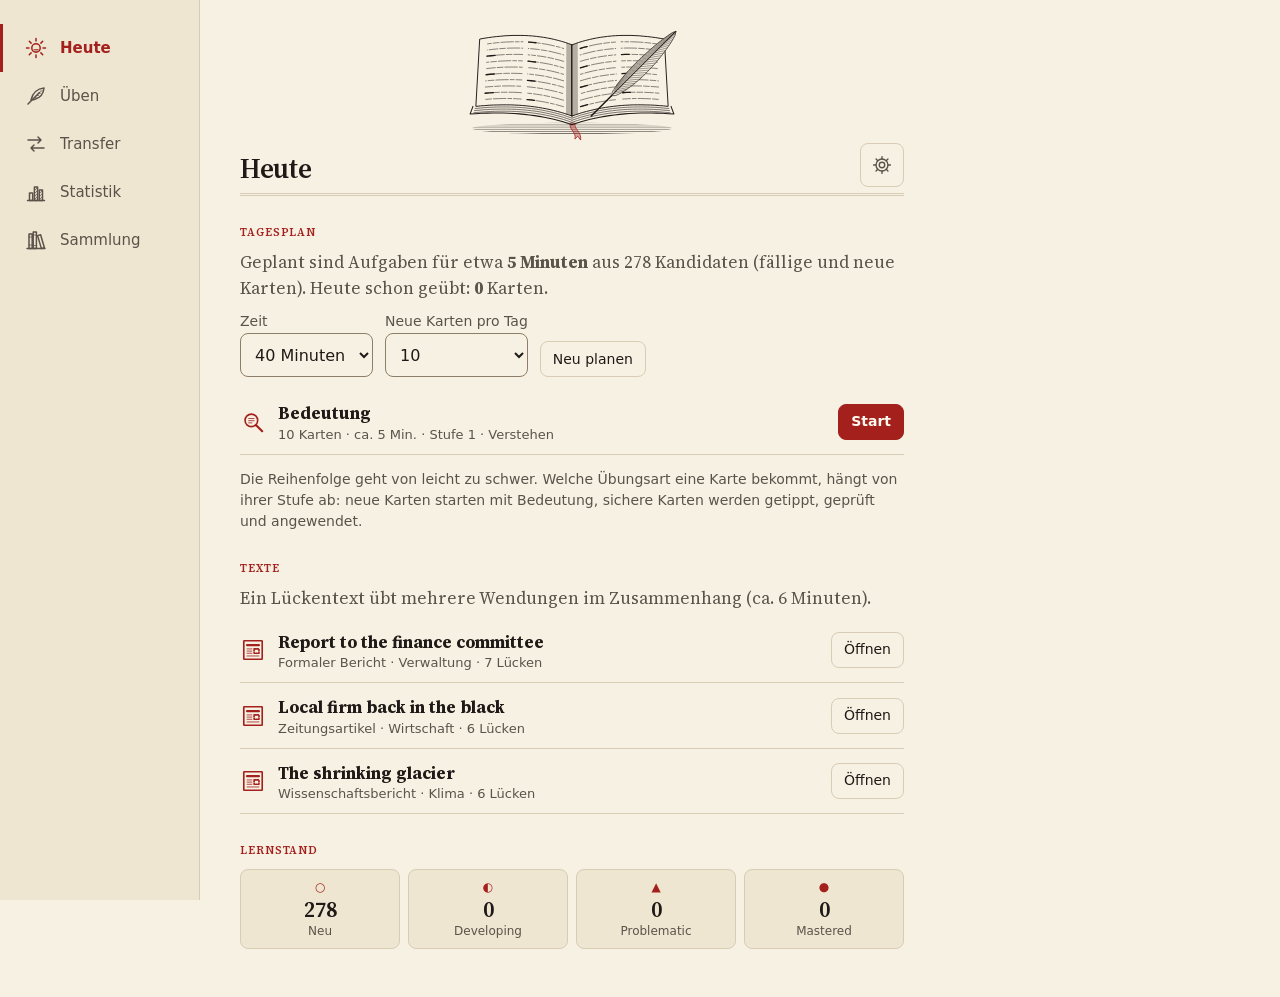
<file: index.html>
<!doctype html>
<html lang="de">
<head>
  <meta charset="utf-8">
  <meta name="viewport" content="width=device-width, initial-scale=1, viewport-fit=cover">
  <meta name="color-scheme" content="light dark">
  <meta name="theme-color" content="#f7f1e3" media="(prefers-color-scheme: light)">
  <meta name="theme-color" content="#1b1815" media="(prefers-color-scheme: dark)">
  <meta name="apple-mobile-web-app-capable" content="yes">
  <meta name="apple-mobile-web-app-status-bar-style" content="default">
  <meta name="apple-mobile-web-app-title" content="Word Bank">
  <title>Word Bank Trainer</title>
  <link rel="manifest" href="manifest.webmanifest">
  <link rel="icon" href="icons/favicon-32.png" sizes="32x32" type="image/png">
  <link rel="apple-touch-icon" href="icons/apple-touch-icon.png">
  <link rel="preload" href="fonts/SourceSerif4-latin.woff2" as="font" type="font/woff2" crossorigin>
  <link rel="stylesheet" href="css/tokens.css">
  <link rel="stylesheet" href="css/base.css">
  <link rel="stylesheet" href="css/components.css">
  <script type="module" src="js/main.js"></script>
</head>
<body>
  <nav id="tabs" aria-label="Bereiche"></nav>
  <main id="view"><p class="hint">Lade …</p></main>
</body>
</html>
</file>
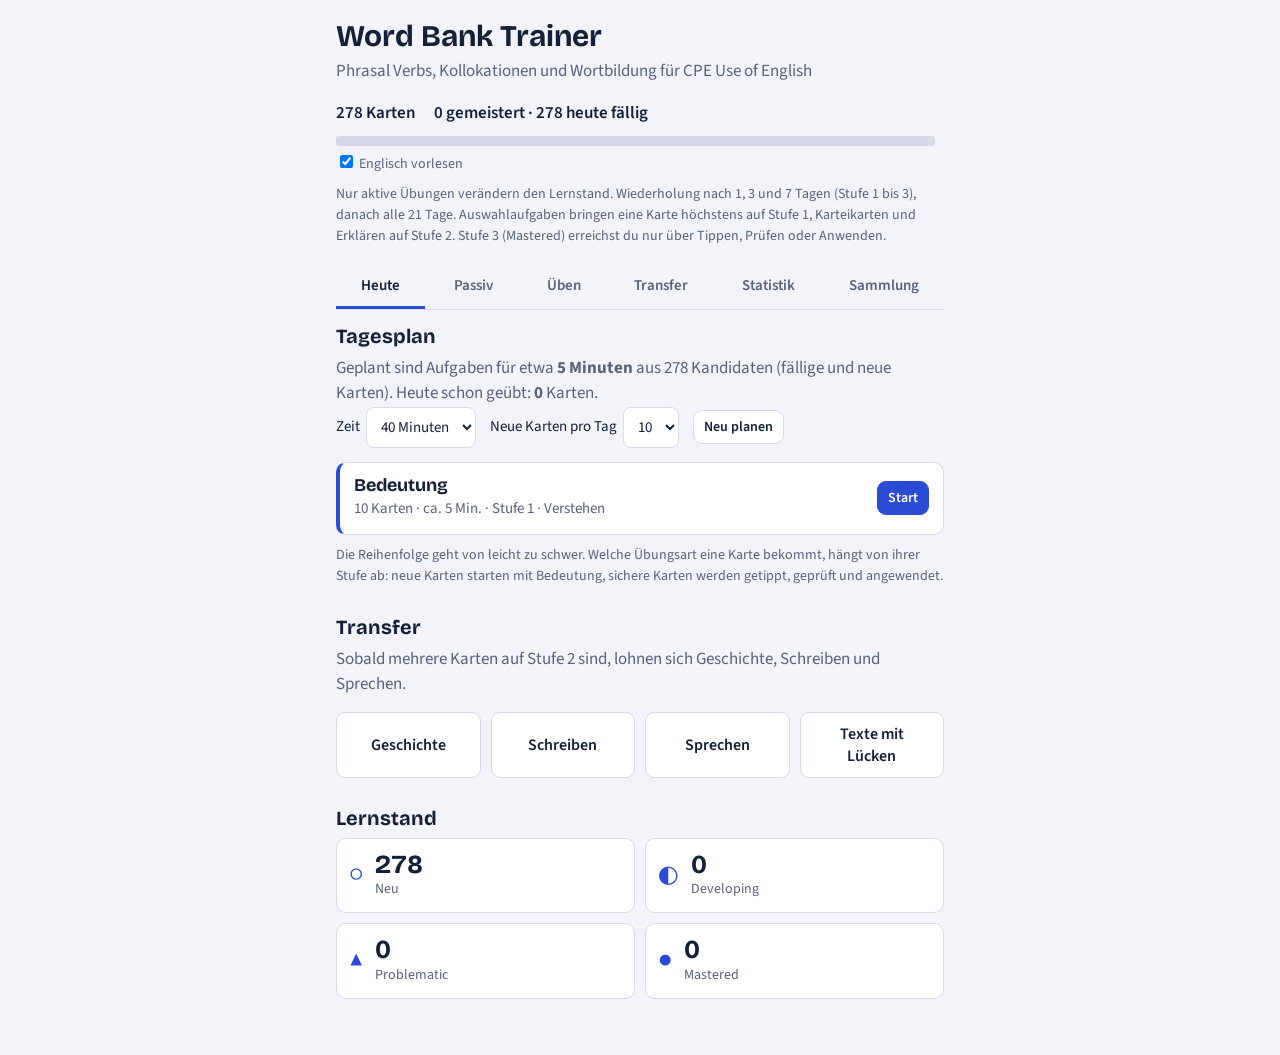
<file: alt-word-bank-trainer.html>
<!DOCTYPE html>
<html lang="de">
<head>
<meta charset="utf-8">
<meta name="viewport" content="width=device-width, initial-scale=1">
<title>Word Bank Trainer</title>
<link rel="preconnect" href="https://fonts.googleapis.com">
<link rel="preconnect" href="https://fonts.gstatic.com" crossorigin>
<link href="https://fonts.googleapis.com/css2?family=Bricolage+Grotesque:opsz,wght@12..96,500;12..96,700&family=Source+Sans+3:wght@400;600&display=swap" rel="stylesheet">
<style>
/* Layout: ein Schreibtisch aus einer Spalte, die Karteikarte steht in der Mitte */
:root{
  --bg:#f2f4f9; --surface:#ffffff; --ink:#142038; --muted:#58627a; --line:#d5dae6;
  --accent:#2a4bd6; --accent-ink:#ffffff;
  --good:#17724a; --good-bg:#e3f3ea; --bad:#a8261f; --bad-bg:#fbe6e3; --mark:#ffe58a;
  --display:"Bricolage Grotesque","Avenir Next","Segoe UI",system-ui,sans-serif;
  --body:"Source Sans 3","Segoe UI",system-ui,sans-serif;
  color-scheme:light;
}
@media (prefers-color-scheme: dark){
  :root:not([data-theme="light"]){
    --bg:#0e1525; --surface:#172036; --ink:#e8ecf6; --muted:#9ba6bf; --line:#2b3753;
    --accent:#8fa8ff; --accent-ink:#0e1525;
    --good:#74d6a0; --good-bg:#12301f; --bad:#ff8f86; --bad-bg:#3b1c1a; --mark:#5b4b0c;
    color-scheme:dark;
  }
}
:root[data-theme="dark"]{
  --bg:#0e1525; --surface:#172036; --ink:#e8ecf6; --muted:#9ba6bf; --line:#2b3753;
  --accent:#8fa8ff; --accent-ink:#0e1525;
  --good:#74d6a0; --good-bg:#12301f; --bad:#ff8f86; --bad-bg:#3b1c1a; --mark:#5b4b0c;
  color-scheme:dark;
}
*{box-sizing:border-box}
[hidden]{display:none !important}
html,body{margin:0}
body{background:var(--bg);color:var(--ink);font:400 17px/1.5 var(--body)}
.wrap{max-width:640px;margin:0 auto;padding:20px 16px 56px}
h1{font:700 30px/1.1 var(--display);margin:0;text-wrap:balance}
h2{font:700 20px/1.2 var(--display);margin:28px 0 8px;text-wrap:balance}
.sub{color:var(--muted);margin:6px 0 16px}
.stats{display:flex;gap:18px;flex-wrap:wrap;font-weight:600;font-variant-numeric:tabular-nums}
.bar{display:flex;gap:3px;height:10px;margin:10px 0 6px}
.bar span{display:block;border-radius:3px;min-width:0}
.legend{margin:0;color:var(--muted);font-size:14px}
nav.tabs{display:flex;gap:4px;border-bottom:1px solid var(--line);margin:18px 0 14px}
nav.tabs button{flex:1;font:600 16px var(--body);color:var(--muted);background:none;border:0;border-bottom:3px solid transparent;border-radius:0;padding:10px 6px;cursor:pointer}
nav.tabs button[aria-current="true"]{color:var(--ink);border-bottom-color:var(--accent)}
.controls{display:flex;gap:10px 14px;flex-wrap:wrap;align-items:center;margin-bottom:14px}
.controls label{display:flex;gap:6px;align-items:center;font-size:15px}
.seg{display:flex;gap:6px;margin-bottom:14px}
.seg button{flex:1;padding:8px 6px;font-size:15px}
button[aria-pressed="true"]{background:var(--accent);border-color:var(--accent);color:var(--accent-ink)}
select,input[type=text],textarea{font:inherit;color:var(--ink);background:var(--surface);border:1px solid var(--line);border-radius:8px;padding:8px 10px;max-width:100%}
textarea{width:100%;min-height:110px}
input[type=text]{width:100%}
button{font:600 16px var(--body);border-radius:9px;padding:10px 16px;cursor:pointer;border:1px solid var(--line);background:var(--surface);color:var(--ink)}
button.primary{background:var(--accent);border-color:var(--accent);color:var(--accent-ink)}
button.small{padding:6px 10px;font-size:14px}
button.danger{color:var(--bad);border-color:var(--bad)}
:focus-visible{outline:3px solid var(--accent);outline-offset:2px}
.progress{color:var(--muted);font-size:15px;margin:0 0 8px;font-variant-numeric:tabular-nums}
.card{background:var(--surface);border:1px solid var(--line);border-top:4px solid var(--accent);border-radius:12px;padding:20px;min-height:250px;display:flex;flex-direction:column;gap:12px}
.card.flip{cursor:pointer}
.chip{font-size:13px;font-weight:600;letter-spacing:.05em;text-transform:uppercase;color:var(--accent)}
.prompt{margin:0;color:var(--muted)}
.de{margin:0;font:500 21px/1.35 var(--display);text-wrap:pretty}
.sentence{margin:0;font:500 22px/1.4 var(--display);text-wrap:pretty}
.blank{display:inline-block;min-width:4.5em;border-bottom:3px solid var(--accent);margin:0 2px}
mark{background:var(--mark);color:inherit;padding:0 3px;border-radius:3px}
.term{margin:0;font:700 30px/1.15 var(--display);text-wrap:balance}
.note{margin:0;color:var(--muted);font-size:16px;border-left:3px solid var(--line);padding-left:10px}
.hint{margin-top:auto;color:var(--muted);font-size:14px}
.btnrow{display:flex;gap:10px;margin-top:14px}
.btnrow button{flex:1}
.answer{display:flex;gap:10px;margin-top:4px}
.answer input{flex:1}
.feedback{border-radius:8px;padding:10px 12px;font-weight:600}
.feedback.good{background:var(--good-bg);color:var(--good)}
.feedback.bad{background:var(--bad-bg);color:var(--bad)}
.summary{background:var(--surface);border:1px solid var(--line);border-radius:12px;padding:20px}
.summary p{margin:0 0 12px}
ul.list{list-style:none;margin:10px 0 0;padding:0;display:flex;flex-direction:column;gap:8px}
ul.list li{display:flex;gap:10px;align-items:flex-start;justify-content:space-between;background:var(--surface);border:1px solid var(--line);border-radius:10px;padding:10px 12px}
ul.list .meta{display:flex;flex-direction:column;gap:2px;min-width:0}
ul.list .meta strong{overflow-wrap:anywhere}
ul.list .meta span{color:var(--muted);font-size:15px;overflow-wrap:anywhere}
.field{display:flex;flex-direction:column;gap:4px;margin-bottom:10px}
.field label{font-weight:600;font-size:15px}
.field small{color:var(--muted)}
.row2{display:flex;gap:10px;flex-wrap:wrap}
.row2 .field{flex:1;min-width:140px}
.msg{min-height:1.4em;margin:8px 0 0;font-size:15px;color:var(--muted)}
.msg.err{color:var(--bad)}
.msg.ok{color:var(--good)}
.tiles{display:grid;grid-template-columns:repeat(2,1fr);gap:10px}
.tile{background:var(--surface);border:1px solid var(--line);border-radius:10px;padding:12px;display:grid;grid-template-columns:auto 1fr;column-gap:12px;align-items:center}
.tile .sym{grid-row:1 / span 2;font-size:24px;color:var(--accent)}
.tile strong{font:700 26px/1.1 var(--display);font-variant-numeric:tabular-nums}
.tile span:last-child{color:var(--muted);font-size:14px}
.fc{display:flex;gap:6px;align-items:flex-end;height:120px;margin:10px 0 4px}
.fc div{flex:1;display:flex;flex-direction:column;align-items:center;justify-content:flex-end;gap:4px;font-size:13px;color:var(--muted);font-variant-numeric:tabular-nums}
.fc i{display:block;width:100%;background:var(--accent);border-radius:4px 4px 0 0;min-height:2px}
.tablewrap{overflow-x:auto}
table.cats{width:100%;border-collapse:collapse;font-size:15px}
table.cats th,table.cats td{text-align:left;padding:6px 8px;border-bottom:1px solid var(--line)}
table.cats td:not(:first-child),table.cats th:not(:first-child){text-align:right;font-variant-numeric:tabular-nums}
@media (max-width:420px){.sentence{font-size:20px}.term{font-size:26px}}

nav.tabs{overflow-x:auto}
nav.tabs button{flex:1 0 auto;padding:10px 10px;font-size:15px;white-space:nowrap}
.modes{display:flex;flex-direction:column;gap:8px;margin-bottom:12px}
.modes .grp{display:flex;gap:6px;flex-wrap:wrap;align-items:center}
.modes .lvl{flex:0 0 100%;font-size:13px;font-weight:600;letter-spacing:.04em;color:var(--muted);text-transform:uppercase}
.modes button{flex:1 1 auto;padding:7px 10px;font-size:15px}
.opts{display:flex;flex-direction:column;gap:8px;margin-top:4px}
button.opt{text-align:left;font-weight:400;font-size:17px;padding:10px 12px;display:flex;gap:10px;align-items:flex-start;width:100%}
button.opt .k{font-weight:700;color:var(--accent);min-width:1.2em}
button.opt.good{background:var(--good-bg);border-color:var(--good);color:var(--good)}
button.opt.bad{background:var(--bad-bg);border-color:var(--bad);color:var(--bad)}
button.opt[disabled]{cursor:default}
.tag{display:inline-block;font-size:13px;font-weight:600;border:1px solid var(--line);border-radius:999px;padding:1px 9px;color:var(--muted)}
.block{background:var(--surface);border:1px solid var(--line);border-left:4px solid var(--accent);border-radius:10px;padding:12px 14px;margin:0 0 10px;display:flex;gap:12px;align-items:center;justify-content:space-between}
.block .meta{min-width:0}
.block strong{display:block;font:700 18px/1.2 var(--display)}
.block span{color:var(--muted);font-size:15px}
.block button{flex:0 0 auto}
textarea.tall{min-height:190px}
textarea.mid{min-height:84px}
.wc{color:var(--muted);font-size:14px;margin:4px 0 0;font-variant-numeric:tabular-nums}
ul.ex{list-style:none;margin:6px 0 12px;padding:0;display:flex;flex-direction:column;gap:6px}
ul.ex li{display:flex;gap:10px;align-items:baseline;flex-wrap:wrap;background:var(--surface);border:1px solid var(--line);border-radius:8px;padding:6px 10px}
ul.ex .st{font-weight:700;min-width:1.4em;color:var(--accent)}
ul.ex .de2{color:var(--muted);font-size:15px}
ul.ex select{margin-left:auto;font-size:14px;padding:4px 6px}
.passage{font:400 19px/1.75 var(--body);background:var(--surface);border:1px solid var(--line);border-radius:12px;padding:16px;border-top:4px solid var(--accent)}
.passage input.gi{display:inline-block;width:8.5em;padding:1px 6px;margin:0 2px;border-width:0 0 2px 0;border-radius:0;background:transparent;font:inherit;text-align:center}
.passage input.gi.good{border-color:var(--good);color:var(--good)}
.passage input.gi.bad{border-color:var(--bad);color:var(--bad)}
.passage .num{font-size:12px;color:var(--muted);vertical-align:super}
.bank{display:flex;gap:6px;flex-wrap:wrap;margin:8px 0}
.bank span{border:1px solid var(--line);border-radius:6px;padding:2px 8px;font-size:15px;background:var(--surface)}
.timer{font:700 44px/1 var(--display);font-variant-numeric:tabular-nums;margin:8px 0}
details.d{margin-top:6px}
details.d summary{cursor:pointer;color:var(--accent);font-size:15px}
details.d p{margin:4px 0;color:var(--muted);font-size:15px}
.pre{white-space:pre-wrap;background:var(--surface);border:1px solid var(--line);border-radius:8px;padding:10px;font-size:15px;max-height:260px;overflow:auto}
.chk{margin:4px 0;font-size:15px}
.chk b{font-weight:700}
@media (max-width:420px){.block{flex-direction:column;align-items:stretch}}
  .easyrow{margin:14px 0 0;text-align:center}
  .easyrow button{font-size:13px}
  .libtools{display:flex;flex-wrap:wrap;gap:8px;align-items:center;margin:8px 0}
  .libtools button{font-size:13px}
  .libtools .cnt{font-size:13px}
  .list li .sel{display:flex;align-items:flex-start;padding-right:10px}
  .list li .sel input{width:22px;height:22px;margin:2px 0 0}
  .lvl{display:inline-block;border:1px solid currentColor;border-radius:4px;padding:0 5px;font-size:12px;margin-left:6px}
</style>
</head>
<body>
<div class="wrap">
  <header>
    <h1>Word Bank Trainer</h1>
    <p class="sub">Phrasal Verbs, Kollokationen und Wortbildung für CPE Use of English</p>
    <div class="stats"><span id="statTotal"></span><span id="statMastered"></span></div>
    <div class="bar" id="bar" aria-hidden="true"></div>
    <p class="legend" style="margin-bottom:8px"><label for="speakChk"><input type="checkbox" id="speakChk"> Englisch vorlesen</label> <span class="msg" id="speakMsg" style="display:inline;margin:0"></span></p>
    <p class="legend">Nur aktive Übungen verändern den Lernstand. Wiederholung nach 1, 3 und 7 Tagen (Stufe 1 bis 3), danach alle 21 Tage. Auswahlaufgaben bringen eine Karte höchstens auf Stufe 1, Karteikarten und Erklären auf Stufe 2. Stufe 3 (Mastered) erreichst du nur über Tippen, Prüfen oder Anwenden.</p>
  </header>

  <nav class="tabs" id="tabs" aria-label="Bereich">
    <button type="button" data-top="today" aria-current="true">Heute</button>
    <button type="button" data-top="passive" aria-current="false">Passiv</button>
    <button type="button" data-top="practice" aria-current="false">Üben</button>
    <button type="button" data-top="transfer" aria-current="false">Transfer</button>
    <button type="button" data-top="stats" aria-current="false">Statistik</button>
    <button type="button" data-top="library" aria-current="false">Sammlung</button>
  </nav>

  <section id="today">
    <div id="todayBody"></div>
  </section>

  <section id="studyArea" hidden>
    <div id="activeNav" class="modes" role="group" aria-label="Übungsart" hidden></div>
    <p class="prompt" id="modeDesc" hidden></p>
    <div class="controls" id="catControls">
      <label for="catSel">Kategorie
        <select id="catSel"></select>
      </label>
      <span id="activeOnly" class="controls" style="margin:0" hidden>
        <label for="scopeSel">Auswahl
          <select id="scopeSel">
            <option value="due">Heute fällig</option>
            <option value="problem">Problematische</option>
            <option value="open">Alle nicht gemeisterten</option>
            <option value="all">Alle Karten</option>
          </select>
        </label>
        <label for="sizeSel">Runde
          <select id="sizeSel">
            <option value="10">10 Karten</option>
            <option value="15" selected>15 Karten</option>
            <option value="25">25 Karten</option>
            <option value="0">alle</option>
          </select>
        </label>
      </span>
      <button type="button" class="small" id="newRound">Neue Runde</button>
    </div>
    <div class="controls" id="passiveControls">
      <label for="tempoSel">Tempo
        <select id="tempoSel">
          <option value="5">5 Sekunden pro Karte</option>
          <option value="8" selected>8 Sekunden pro Karte</option>
          <option value="12">12 Sekunden pro Karte</option>
        </select>
      </label>
      <label for="orderSel">Reihenfolge
        <select id="orderSel">
          <option value="random">Zufällig</option>
          <option value="seq">Wie in der Sammlung</option>
        </select>
      </label>
    </div>
    <div id="study" aria-live="polite"></div>
  </section>

  <section id="transfer" hidden>
    <div id="transferBody"></div>
  </section>

  <section id="stats" hidden>
    <div id="statsBody"></div>
  </section>

  <section id="library" hidden>
    <h2>Alle Karten</h2>
    <div class="field">
      <label for="search">Suchen</label>
      <input type="text" id="search" placeholder="z. B. turn, spot, up">
    </div>
    <div class="libtools" role="group" aria-label="Karten entfernen">
      <label for="lvlFilter" class="cnt">Anzeigen:</label>
      <select id="lvlFilter">
        <option value="all">Alle Karten</option>
        <option value="core">Vorschlag: sicher A1–B1</option>
        <option value="edge">Vorschlag: Grenzfall B1/B2</option>
        <option value="both">Beide Vorschläge</option>
      </select>
      <button type="button" id="selShown">Angezeigte auswählen</button>
      <button type="button" id="selNone">Auswahl aufheben</button>
      <button type="button" class="danger" id="delSel">Auswahl entfernen</button>
      <span class="cnt" id="selCnt" aria-live="polite">0 ausgewählt</span>
    </div>
    <p class="hint" id="delMsg" role="status"></p>
    <ul class="list" id="list"></ul>

    <h2>Eigene Karte hinzufügen</h2>
    <form id="addForm" autocomplete="off">
      <div class="row2">
        <div class="field">
          <label for="fTerm">Wendung</label>
          <input type="text" id="fTerm" placeholder="z. B. clamp down on">
        </div>
        <div class="field">
          <label for="fCat">Kategorie</label>
          <select id="fCat">
            <option>Phrasal verb</option>
            <option>Collocation</option>
            <option>Word formation</option>
            <option>Idiom</option>
            <option>Sonstiges</option>
          </select>
        </div>
      </div>
      <div class="field">
        <label for="fDe">Bedeutung auf Deutsch</label>
        <input type="text" id="fDe" placeholder="z. B. hart durchgreifen gegen">
      </div>
      <div class="field">
        <label for="fPrompt">Erklärung auf Englisch (optional)</label>
        <input type="text" id="fPrompt" placeholder="to take strict action against something">
      </div>
      <div class="field">
        <label for="fSentence">Satz mit Lücke (optional)</label>
        <input type="text" id="fSentence" placeholder="The council will ____ down on illegal parking.">
        <small>Die Lücke wird mit vier Unterstrichen geschrieben: ____</small>
      </div>
      <div class="field">
        <label for="fAnswer">Lösung für die Lücke</label>
        <input type="text" id="fAnswer" placeholder="clamp">
        <small>Mehrere richtige Antworten mit | trennen, z. B. clarity|clearness</small>
      </div>
      <button type="submit" class="primary">Karte speichern</button>
      <p class="msg" id="addMsg" role="status"></p>
    </form>

    <h2>Aus Quizlet übernehmen</h2>
    <p class="prompt">Öffne dein Set in Quizlet, wähle im Drei-Punkte-Menü „Exportieren“ und kopiere den Text. Füge ihn hier ein, eine Karte pro Zeile.</p>
    <div class="row2">
      <div class="field">
        <label for="sep">Trennzeichen zwischen den Spalten</label>
        <select id="sep">
          <option value="tab">Tabulator (Quizlet-Standard)</option>
          <option value="semi">Semikolon</option>
          <option value="comma">Komma</option>
          <option value="dash">Gedankenstrich ( - )</option>
        </select>
      </div>
      <div class="field">
        <label for="termSide">Die Wendung steht in der</label>
        <select id="termSide">
          <option value="left">linken Spalte</option>
          <option value="right">rechten Spalte</option>
        </select>
      </div>
      <div class="field">
        <label for="defLang">Die andere Spalte ist</label>
        <select id="defLang">
          <option value="de">Deutsch</option>
          <option value="en">eine englische Erklärung</option>
        </select>
      </div>
    </div>
    <div class="field">
      <label for="importText">Quizlet-Text</label>
      <textarea id="importText" placeholder="bunk off&#9;schwänzen"></textarea>
    </div>
    <button type="button" class="primary" id="importBtn">Karten importieren</button>
    <p class="msg" id="importMsg" role="status"></p>
    <p class="prompt">Importierte Karten funktionieren im Passiv-Durchlauf, bei den Karteikarten und beim Übersetzen. Für den Lückentext ergänzt du Satz und Lösung über „Eigene Karte hinzufügen“.</p>

    <h2>Lernstand sichern</h2>
    <p class="prompt">Sichert alle Karten mit Lernstand, Entwürfen und Einstellungen in einer Datei. Damit kannst du auf ein anderes Gerät oder in eine neue Version der App umziehen.</p>
    <div class="btnrow" style="flex-wrap:wrap">
      <button type="button" class="primary" id="backupDownload">Als Datei speichern</button>
      <button type="button" id="backupShow">Als Text anzeigen</button>
    </div>
    <div class="field" id="backupBox" hidden style="margin-top:12px">
      <label for="backupText">Sicherung (kompletter Lernstand)</label>
      <textarea id="backupText" readonly></textarea>
      <button type="button" class="small" id="backupCopy">Kopieren</button>
    </div>
    <h2>Lernstand wiederherstellen</h2>
    <p class="prompt">Ersetzt den aktuellen Lernstand durch eine Sicherung. Wähle die Datei aus oder füge den Text ein.</p>
    <div class="field">
      <label for="restoreFile">Sicherungsdatei</label>
      <input type="file" id="restoreFile" accept=".json,application/json,text/plain">
    </div>
    <div class="field">
      <label for="restoreText">oder Sicherungstext einfügen</label>
      <textarea id="restoreText" placeholder='{"app":"word-bank-trainer", ...}'></textarea>
    </div>
    <button type="button" class="danger" id="restoreBtn">Sicherung einspielen</button>
    <p class="msg" id="backupMsg" role="status"></p>

    <h2>Kartenliste und Zurücksetzen</h2>
    <div class="btnrow" style="flex-wrap:wrap">
      <button type="button" id="exportBtn">Kartenliste als Text anzeigen</button>
      <button type="button" id="resetProgress" class="danger">Lernstand zurücksetzen</button>
      <button type="button" id="restoreSeed">Startkarten wiederherstellen</button>
    </div>
    <div class="field" id="exportBox" hidden style="margin-top:12px">
      <label for="exportText">Alle Karten (Wendung, Tabulator, Bedeutung)</label>
      <textarea id="exportText" readonly></textarea>
      <button type="button" class="small" id="copyExport">Kopieren</button>
    </div>
    <p class="msg" id="toolMsg" role="status"></p>
    <p class="prompt">Der Lernstand bleibt in diesem Browser gespeichert. Für ein anderes Gerät oder eine neue App-Version nutze „Lernstand sichern“.</p>
  </section>
</div>

<script>
(function(){"use strict";
  var SEED = [
    {id:"s01",cat:"Phrasal verb",term:"bunk off",de:"schwänzen (Schule, Arbeit)",prompt:"to miss school or work without permission (British, informal)",sentence:"He's been ____ off school lately. I've seen him walking around the shopping centre.",answer:"bunking",note:"Britisch und umgangssprachlich: bunk off, bunking off."},
    {id:"s02",cat:"Phrasal verb",term:"chalk up",de:"(einen Sieg, Punkte) einfahren, verbuchen",prompt:"to achieve a victory or a success",sentence:"Our team ____ up another victory in the competition today.",answer:"chalked",note:"chalk up a win, a victory, a success. Früher wurden Punkte mit Kreide notiert."},
    {id:"s03",cat:"Collocation",term:"rise to the challenge",de:"sich der Herausforderung gewachsen zeigen",prompt:"to show that you can deal with a difficult task",sentence:"It's a difficult task but I'm sure she will ____ to the challenge.",answer:"rise",note:"Auch: rise to the occasion."},
    {id:"s04",cat:"Collocation",term:"give rise to",de:"Anlass geben zu, hervorrufen",prompt:"to cause something to begin or to exist",sentence:"Species change over time and give ____ to new species.",answer:"rise",note:"Formell. Passt gut in Aufsätze und Reports."},
    {id:"s05",cat:"Idiom",term:"the talk of the town",de:"Stadtgespräch",prompt:"the subject that everyone is discussing",sentence:"The announcement was already the ____ of the town.",answer:"talk",note:"Nicht tale oder story. Auch möglich: the talk of the school."},
    {id:"s06",cat:"Collocation",term:"adhere to",de:"sich halten an, festhalten an, anhängen",prompt:"to follow a rule, a belief or a principle",sentence:"Those who ____ to evolutionary thinking were called Lamarckists.",answer:"adhered",note:"adhere to + Regel oder Überzeugung. cohere heißt zusammenhängen und steht ohne to."},
    {id:"s07",cat:"Collocation",term:"ardent supporter",de:"leidenschaftlicher Anhänger",prompt:"very enthusiastic and passionate",sentence:"He is an ____ supporter of the local football club.",answer:"ardent",note:"ardent beschreibt Personen. arduous beschreibt mühsame Aufgaben. ardour = Leidenschaft."},
    {id:"s08",cat:"Collocation",term:"arduous journey",de:"beschwerliche Reise",prompt:"very tiring and difficult, needing a lot of effort",sentence:"Cycling across the mountains was an ____ journey.",answer:"arduous",note:"Passt zu journey, task, climb. Nicht zu Personen."},
    {id:"s09",cat:"Word formation",term:"clarity",de:"Klarheit",prompt:"noun from CLEAR: the quality of being easy to understand",sentence:"As long as there is ____ in the agreement we should be OK.",answer:"clarity",note:"Verwandt: clear, unclear, clearly, clearance."},
    {id:"s10",cat:"Word formation",term:"clearance",de:"Freigabe, Genehmigung",prompt:"noun from CLEAR: official permission to do or enter something",sentence:"Security will need to give you ____ before you can enter the building.",answer:"clearance",note:"Typisch bei Sicherheit, Flughäfen und Behörden."},
    {id:"s11",cat:"Word formation",term:"unclear",de:"unklar",prompt:"adjective from CLEAR with the opposite meaning",sentence:"It was ____ who was in charge as they all seemed to be ordering each other around.",answer:"unclear",note:"It was unclear who/whether/why ... ist ein häufiger Satzanfang."},
    {id:"s12",cat:"Word formation",term:"spotlessly",de:"blitzsauber, makellos",prompt:"adverb from SPOT: completely and perfectly",sentence:"The room was ____ clean and ready for the arrival of our visitors.",answer:"spotlessly",note:"spotlessly clean ist eine feste Verbindung."},
    {id:"s13",cat:"Word formation",term:"spotty",de:"pickelig",prompt:"adjective from SPOT: having pimples",sentence:"He is a ____-faced young man with greasy hair.",answer:"spotty",note:"spotty-faced. Nicht spotted."},
    {id:"s14",cat:"Word formation",term:"spotted",de:"gepunktet",prompt:"adjective from SPOT: with a pattern of dots",sentence:"He was wearing a striped tie with an awful ____ shirt.",answer:"spotted",note:"a spotted shirt, a spotted dog."},
    {id:"s15",cat:"Collocation",term:"a turn of events",de:"eine Wendung der Ereignisse",prompt:"one word fits three phrases (1/3): a change in how a situation develops",sentence:"There was an unexpected ____ of events in the world of politics today.",answer:"turn",note:"Dasselbe Wort passt in a good turn und the turn of the century."},
    {id:"s16",cat:"Idiom",term:"do someone a good turn",de:"jemandem einen guten Dienst erweisen",prompt:"one word fits three phrases (2/3): to help someone",sentence:"I always try to do people a good ____ as it doesn't cost anything to be thoughtful.",answer:"turn",note:"Auch: One good turn deserves another."},
    {id:"s17",cat:"Collocation",term:"the turn of the century",de:"die Jahrhundertwende",prompt:"one word fits three phrases (3/3): the period when one century changes into the next",sentence:"He was born around the ____ of the century.",answer:"turn",note:"Auch: the turn of the year."},
    {id:"s18",cat:"Collocation",term:"grow exponentially",de:"exponentiell wachsen",prompt:"to increase faster and faster",sentence:"Darwin was aware of the consequences of ____ growing populations.",answer:"exponentially",note:"Auch: increase/rise/grow exponentially."},
    {id:"s19",cat:"Collocation",term:"a fraction of",de:"ein Bruchteil von",prompt:"a very small part of a whole",sentence:"Once resources become limited, only a ____ of individuals can survive.",answer:"fraction",note:"only a fraction of ... betont, wie wenig es ist."},
    {id:"s20",cat:"Collocation",term:"accident involving",de:"Unfall, an dem jemand oder etwas beteiligt ist",prompt:"an accident in which a person or vehicle was part of what happened",sentence:"The accident ____ a student on an e-scooter was the talk of the town.",answer:"involving",note:"Nicht accident of. Auch: a crash involving two cars."},
    {id:"s21",cat:"Collocation",term:"by the time",de:"bis, zu dem Zeitpunkt, als",prompt:"before or at the moment when something happens",sentence:"The news was already everywhere ____ the time we told the others.",answer:"by",note:"by the time + Aussagesatz. Drückt aus, dass etwas schon vorher passiert war."},

    {id:"p01",cat:"Phrasal verb",term:"hem in",de:"einengen; umzingeln",prompt:"",sentence:"The little village is ____ in by mountains on every side.",answer:"hemmed",note:"Oft im Passiv: be hemmed in, feel hemmed in."},
    {id:"p02",cat:"Phrasal verb",term:"saddle s.o. with",de:"aufhalsen, aufbürden; aufs Auge drücken (fig.)",prompt:"",sentence:"She was ____ with the whole cost of the repairs.",answer:"saddled",note:"Oft im Passiv: be saddled with."},
    {id:"p03",cat:"Phrasal verb",term:"claw back sth.",de:"wieder reinholen, wettmachen",prompt:"",sentence:"The company is trying to ____ back some of the money it lost last year.",answer:"claw",note:""},
    {id:"p04",cat:"Phrasal verb",term:"summon up",de:"(Kraft) aufbringen, (allen Mut) zusammennehmen, (Erinnerungen) hervorrufen",prompt:"",sentence:"It took her a minute to ____ up the courage to speak.",answer:"summon",note:"Typisch: summon up courage, strength, energy."},
    {id:"p05",cat:"Phrasal verb",term:"knock off",de:"Feierabend machen; schnell erledigen; Preis reduzieren; (stehlen)",prompt:"",sentence:"We usually ____ off at five on Fridays.",answer:"knock",note:"Mehrere Bedeutungen. Im Beispiel: Feierabend machen."},
    {id:"p06",cat:"Phrasal verb",term:"rake over sth.",de:"herumreiten; wieder aufwärmen, aufwühlen",prompt:"",sentence:"There is no point in ____ over the past.",answer:"raking",note:"Meist mit negativem Unterton: Altes wieder aufwühlen."},
    {id:"p07",cat:"Phrasal verb",term:"bundle s.o. off",de:"verfrachten, wegschicken, abschieben, loswerden",prompt:"",sentence:"The children were ____ off to bed before the guests arrived.",answer:"bundled",note:""},
    {id:"p08",cat:"Phrasal verb",term:"while away",de:"sich die Zeit vertreiben",prompt:"",sentence:"We ____ away the afternoon playing cards.",answer:"whiled",note:"Meist: while away the time, the hours, the afternoon."},
    {id:"p09",cat:"Collocation",term:"get acquainted with",de:"sich vertraut machen, bekannt machen, kennenlernen",prompt:"",sentence:"Take a few days to get ____ with the new software.",answer:"acquainted",note:"Auch: be acquainted with someone."},
    {id:"p10",cat:"Phrasal verb",term:"coax s.o. into doing sth.",de:"zu etwas bringen, überreden, gut zureden",prompt:"",sentence:"She tried to ____ him into trying the new restaurant.",answer:"coax",note:"Sanft überreden, nicht drängen."},
    {id:"p11",cat:"Phrasal verb",term:"shop around",de:"sich umsehen, Preise vergleichen",prompt:"",sentence:"Before you buy insurance, it pays to ____ around.",answer:"shop",note:""},
    {id:"p12",cat:"Phrasal verb",term:"brim over with sth.",de:"übersprudeln, überlaufen, überschwappen, überquellen, überkommen, sprühen vor",prompt:"",sentence:"The children were ____ over with excitement on the last day of school.",answer:"brimming",note:"Meist: brimming over with energy, ideas, confidence."},
    {id:"p13",cat:"Phrasal verb",term:"scrape through",de:"sich gerade so durchschlagen, mit Ach und Krach bestehen/durchkommen",prompt:"",sentence:"He only just ____ through the exam.",answer:"scraped",note:""},
    {id:"p14",cat:"Phrasal verb",term:"tear into s.o./sth.",de:"heftig kritisieren, beschimpfen, verbal attackieren / sich gierig auf Essen stürzen / etwas physisch zerfetzen",prompt:"",sentence:"The critics ____ into the film as soon as it opened.",answer:"tore",note:"Drei Bedeutungen: kritisieren, gierig essen, zerfetzen."},
    {id:"p15",cat:"Phrasal verb",term:"hammer out sth.",de:"mühsam ausarbeiten, ein Abkommen erzielen, zäh aushandeln",prompt:"",sentence:"After weeks of talks, the two sides finally ____ out a deal.",answer:"hammered",note:"Typisch: hammer out a deal, an agreement, a compromise."},
    {id:"p16",cat:"Phrasal verb",term:"plough back (into)",de:"Gewinne reinvestieren / Gewinne wieder in das Unternehmen stecken",prompt:"",sentence:"All profits are ____ back into the business.",answer:"ploughed",note:"Amerikanisch: plow back."},
    {id:"p17",cat:"Phrasal verb",term:"lag behind",de:"zurückliegen, hinterherhinken, zurückfallen",prompt:"",sentence:"Our sales continue to ____ behind those of our competitors.",answer:"lag",note:""},
    {id:"p18",cat:"Phrasal verb",term:"hang over s.o.",de:"über jemandem schweben / jemandem keine Ruhe lassen / lasten",prompt:"",sentence:"The unfinished essay ____ over me all weekend.",answer:"hung",note:"hang, hung, hung."},
    {id:"p19",cat:"Phrasal verb",term:"gloss over",de:"beschönigen / vertuschen / darüber hinweggehen / herunterspielen",prompt:"",sentence:"The report tends to ____ over the real problems.",answer:"gloss",note:"Auch: gloss over the details, the facts."},

    {id:"r01",cat:"Phrasal verb",term:"put o.s. out for s.o.",de:"sich Umstände machen, sich extra Mühe geben, sich ein Bein ausreißen, sich die Finger krumm machen",prompt:"",sentence:"She ____ herself out for her guests and cooked for two days.",answer:"put",note:"Oft in Aufforderungen: Please don't put yourself out."},
    {id:"r02",cat:"Phrasal verb",term:"be put out",de:"verärgert, pikiert oder beleidigt sein",prompt:"",sentence:"He was a bit ____ out when nobody remembered his birthday.",answer:"put",note:"put out kann auch heißen: löschen (Feuer) oder herausbringen (Produkt)."},
    {id:"r03",cat:"Phrasal verb",term:"put o.s. out there",de:"sich ein Herz fassen und aus sich herausgehen; Risiken eingehen, sich präsentieren",prompt:"",sentence:"After years of hiding, he finally ____ himself out there and applied for the role.",answer:"put",note:"Umgangssprachlich."},
    {id:"r04",cat:"Phrasal verb",term:"put in sth. (for s.o.)",de:"reinstecken, investieren; ein gutes Wort einlegen",prompt:"",sentence:"I'll ____ in a good word for you with the manager.",answer:"put",note:"put in a good word for s.o.; put in time, effort, hours."},
    {id:"r05",cat:"Phrasal verb",term:"live on",de:"von etwas leben, auskommen; weiterleben, fortleben",prompt:"",sentence:"They ____ on very little money.",answer:"live",note:"Auch: His memory lives on."},
    {id:"r06",cat:"Phrasal verb",term:"burn off (energy/calories)",de:"verbrennen, abbauen",prompt:"",sentence:"The children ran around the park to ____ off some energy.",answer:"burn",note:""},
    {id:"r07",cat:"Phrasal verb",term:"dry up",de:"versiegen, austrocknen",prompt:"",sentence:"During the drought the river ____ up completely.",answer:"dried",note:"Auch fig.: Funding dried up. Ideas dried up."},
    {id:"r08",cat:"Phrasal verb",term:"see s.o. off",de:"(jemanden) verabschieden",prompt:"",sentence:"We went to the station to ____ her off.",answer:"see",note:"Am Bahnhof oder Flughafen verabschieden."},
    {id:"r09",cat:"Phrasal verb",term:"make up for sth.",de:"etwas wiedergutmachen, für etwas entschädigen, etwas ausgleichen",prompt:"",sentence:"I'll cook dinner tonight to ____ up for being late.",answer:"make",note:""},
    {id:"r10",cat:"Phrasal verb",term:"take up",de:"anfangen mit, beginnen",prompt:"",sentence:"She ____ up painting after she retired.",answer:"took",note:"Meist ein Hobby oder eine Tätigkeit: take up a hobby, take up yoga."},
    {id:"r11",cat:"Phrasal verb",term:"tell on s.o.",de:"jdn. verpetzen, verraten, anschwärzen",prompt:"",sentence:"He threatened to ____ on his brother if he didn't give the game back.",answer:"tell",note:"Umgangssprachlich, oft unter Kindern."},
    {id:"r12",cat:"Phrasal verb",term:"be booked up",de:"komplett ausgebucht sein",prompt:"",sentence:"The hotel is completely ____ up for the whole of August.",answer:"booked",note:"Auch: fully booked."},
    {id:"r13",cat:"Phrasal verb",term:"put forward",de:"vorbringen, vorschlagen, einbringen, unterbreiten",prompt:"",sentence:"She ____ forward a new proposal at the meeting.",answer:"put",note:"put forward a proposal, an idea, a candidate."},
    {id:"r14",cat:"Phrasal verb",term:"draw up",de:"aufsetzen, entwerfen, erstellen, abfassen",prompt:"",sentence:"The lawyers will ____ up a contract by Friday.",answer:"draw",note:"draw up a plan, a list, a contract."},
    {id:"r15",cat:"Phrasal verb",term:"tell apart",de:"auseinanderhalten, unterscheiden",prompt:"",sentence:"The twins look so similar that nobody can ____ them apart.",answer:"tell",note:"Das Objekt steht in der Mitte: tell them apart."},
    {id:"r16",cat:"Phrasal verb",term:"be rained off",de:"ins Wasser fallen, wegen Regen ausfallen/abbrechen",prompt:"",sentence:"The match was ____ off, so we went home.",answer:"rained",note:"Britisch. Meist bei Sport und Veranstaltungen. Amerikanisch: rained out."},
    {id:"r17",cat:"Phrasal verb",term:"come out (against/for)",de:"sich aussprechen (gegen/für), eine klare Position beziehen",prompt:"",sentence:"The union has ____ out against the new plan.",answer:"come",note:"come out against/in favour of."},
    {id:"r18",cat:"Phrasal verb",term:"lie in",de:"ausschlafen, lange im Bett bleiben, lange schlafen",prompt:"",sentence:"On Sundays I like to ____ in until nine.",answer:"lie",note:"Britisch. Das Nomen: a lie-in."},
    {id:"r19",cat:"Phrasal verb",term:"pour down",de:"in Strömen regnen, gießen, schütten",prompt:"",sentence:"It was ____ down all afternoon, so we stayed inside.",answer:"pouring",note:"Auch: It's pouring with rain."},
    {id:"r20",cat:"Phrasal verb",term:"sink in",de:"(richtig) begreifen, bewusst werden, realisieren",prompt:"",sentence:"It took a while for the news to ____ in.",answer:"sink",note:"Das Subjekt ist die Nachricht: The news hasn't sunk in yet."},
    {id:"r21",cat:"Phrasal verb",term:"fit in",de:"dazugehören, sich einfügen, sich einleben, hineinpassen, anpassen, dazupassen",prompt:"",sentence:"It took him a few weeks to ____ in at his new school.",answer:"fit",note:"Auch: fit in with the group."},
    {id:"r22",cat:"Phrasal verb",term:"duck out (of)",de:"sich drücken vor, kneifen, einen Rückzieher machen",prompt:"",sentence:"He tried to ____ out of the meeting at the last minute.",answer:"duck",note:""},
    {id:"r23",cat:"Phrasal verb",term:"pump money into sth.",de:"Geld in etwas pumpen, massiv investieren, subventionieren",prompt:"",sentence:"The government is ____ money into the railway network.",answer:"pumping",note:""},
    {id:"r24",cat:"Phrasal verb",term:"get round s.o.",de:"jemanden herumkriegen, jemanden überreden, jemanden weichkriegen",prompt:"",sentence:"She knows how to ____ round her father when she wants something.",answer:"get",note:"Britisch. Amerikanisch: get around s.o."},
    {id:"r25",cat:"Phrasal verb",term:"come clean (about sth)",de:"reinen Tisch machen, gestehen, die Wahrheit sagen, reinen Wein einschenken",prompt:"",sentence:"In the end he ____ clean about what had happened.",answer:"came",note:""},
    {id:"r26",cat:"Phrasal verb",term:"play up",de:"Ärger machen, mucken, nicht richtig funktionieren",prompt:"",sentence:"The printer is ____ up again.",answer:"playing",note:"Britisch. Bei Geräten: nicht richtig funktionieren. Bei Kindern: Ärger machen."},
    {id:"r27",cat:"Phrasal verb",term:"pile up",de:"sich ansammeln, sich anhäufen, sich stapeln",prompt:"",sentence:"Letters had ____ up on the table while we were away.",answer:"piled",note:""},
    {id:"r28",cat:"Phrasal verb",term:"give off",de:"abgeben, ausstrahlen, verströmen, ausstoßen",prompt:"",sentence:"The old heater ____ off a strange smell.",answer:"gave",note:"give off heat, light, a smell, fumes."},
    {id:"r29",cat:"Phrasal verb",term:"sail through",de:"mühelos bestehen, spielend schaffen, mit Leichtigkeit meistern, mit links schaffen",prompt:"",sentence:"She ____ through the entrance exam without any revision.",answer:"sailed",note:"sail through an exam, a test, an interview."},
    {id:"r30",cat:"Phrasal verb",term:"pelt down",de:"niederprasseln, in Strömen gießen, schütten",prompt:"",sentence:"It started to ____ down just as we left the house.",answer:"pelt",note:"Britisch, umgangssprachlich."},
    {id:"r31",cat:"Phrasal verb",term:"tick over",de:"auf Sparflamme laufen, im Leerlauf laufen, das Nötigste aufrechterhalten",prompt:"",sentence:"Business is just ____ over at the moment.",answer:"ticking",note:"Britisch. Auch bei Motoren im Leerlauf."},
    {id:"r32",cat:"Phrasal verb",term:"run up (a debt/bill)",de:"Schulden anhäufen, auflaufen lassen, auftürmen",prompt:"",sentence:"He ____ up a huge phone bill while he was abroad.",answer:"ran",note:"run up debts, a bill, a deficit."},
    {id:"r33",cat:"Phrasal verb",term:"put up with",de:"ertragen, dulden, sich abfinden mit, tolerieren",prompt:"",sentence:"I can't ____ up with this noise any longer.",answer:"put",note:"Meist verneint oder mit can't."},
    {id:"r34",cat:"Phrasal verb",term:"get down to sth.",de:"sich an etwas machen, zur Sache kommen, ernst machen mit, in Angriff nehmen, beginnen, sich etwas widmen",prompt:"",sentence:"Let's ____ down to business.",answer:"get",note:"get down to work, get down to business."},
    {id:"r35",cat:"Phrasal verb",term:"knock around with s.o.",de:"mit jemandem abhängen, sich mit jemandem herumtreiben, Umgang haben mit",prompt:"",sentence:"He used to ____ around with a rough crowd.",answer:"knock",note:"Umgangssprachlich."},
    {id:"r36",cat:"Phrasal verb",term:"own up to",de:"gestehen, zugeben, sich bekennen zu, eingestehen",prompt:"",sentence:"Nobody wanted to ____ up to breaking the window.",answer:"own",note:"Danach folgt -ing oder ein Nomen: own up to a mistake."},
    {id:"r37",cat:"Phrasal verb",term:"splash out on",de:"sich leisten, sich gönnen, viel Geld ausgeben",prompt:"",sentence:"We decided to ____ out on a really nice hotel.",answer:"splash",note:"splash out on a holiday, a new car."},
    {id:"r38",cat:"Phrasal verb",term:"write off",de:"abschreiben, Totalschaden, zu Schrott fahren",prompt:"",sentence:"He ____ off his car in the accident.",answer:"wrote",note:"Mehrere Bedeutungen: Schulden abschreiben, Fahrzeug zu Schrott fahren (britisch)."},
    {id:"r39",cat:"Phrasal verb",term:"tell off",de:"ausschimpfen, rügen, zurechtweisen, tadeln",prompt:"",sentence:"The teacher ____ him off for being late again.",answer:"told",note:"be told off = ausgeschimpft werden."},
    {id:"r40",cat:"Phrasal verb",term:"settle up with s.o.",de:"abrechnen, begleichen, einen Betrag ausgleichen",prompt:"",sentence:"Let's ____ up with the waiter and go.",answer:"settle",note:"Auch ohne Person: Let's settle up."},
    {id:"r41",cat:"Phrasal verb",term:"flick through sth.",de:"durchblättern, überfliegen, kurz durchschauen",prompt:"",sentence:"I only had time to ____ through the report.",answer:"flick",note:"Britisch. Amerikanisch: flip through."},
    {id:"r42",cat:"Phrasal verb",term:"crop up",de:"auftauchen, sich ergeben, plötzlich aufkommen",prompt:"",sentence:"A few problems ____ up at the last minute.",answer:"cropped",note:"Meist unerwartet: A problem has cropped up."},
    {id:"r43",cat:"Phrasal verb",term:"have someone on",de:"täuschen, veräppeln, auf den Arm nehmen, foppen (umgangssprachlich)",prompt:"",sentence:"You're ____ me on, aren't you? That can't be true.",answer:"having",note:"Britisch, umgangssprachlich."},
    {id:"r44",cat:"Phrasal verb",term:"dish out",de:"austeilen, großzügig verteilen, ungefragt weitergeben",prompt:"",sentence:"The coach ____ out advice to anyone who would listen.",answer:"dished",note:"dish out advice, criticism, punishment."},
    {id:"r45",cat:"Phrasal verb",term:"knuckle down to sth.",de:"sich ernsthaft an die Arbeit machen, sich reinknien, sich anstrengen",prompt:"",sentence:"It's time to ____ down to some serious revision.",answer:"knuckle",note:"knuckle down to work, to revision."},
    {id:"r46",cat:"Phrasal verb",term:"blend in with sth.",de:"sich anpassen, aufgehen in, nicht auffallen",prompt:"",sentence:"The chameleon can ____ in with its surroundings.",answer:"blend",note:"Auch: blend in = nicht auffallen."},
    {id:"r47",cat:"Phrasal verb",term:"swot up on sth.",de:"pauken, büffeln, sich intensiv vorbereiten auf",prompt:"",sentence:"I need to ____ up on my vocabulary before the exam.",answer:"swot",note:"Britisch, umgangssprachlich. Amerikanisch: bone up on."},

    {id:"t01",cat:"Phrasal verb",term:"blow over",de:"sich legen, vorbeigehen, verfliegen",prompt:"",sentence:"Don't worry, the argument will soon ____ over.",answer:"blow",note:"Typisch bei Streit, Skandalen und Stürmen."},
    {id:"t02",cat:"Phrasal verb",term:"brush up (on)",alt:"brush up on",de:"auffrischen, aufbessern; wiederholen, reaktivieren",prompt:"",sentence:"I need to ____ up on my French before the trip.",answer:"brush",note:"brush up on your English, your skills."},
    {id:"t03",cat:"Phrasal verb",term:"snap up",de:"schnell kaufen, ergreifen; sich schnappen; ergattern",prompt:"",sentence:"Tickets for the concert were ____ up within an hour.",answer:"snapped",note:"Oft im Passiv: be snapped up."},
    {id:"t04",cat:"Phrasal verb",term:"make out",de:"vortäuschen; sich zusammenreimen / herumknutschen",prompt:"",sentence:"He tried to ____ out that he was ill.",answer:"make",note:"Mehrere Bedeutungen. Auch: erkennen, ausmachen (I couldn't make out the words)."},
    {id:"t05",cat:"Idiom",term:"speak one's mind",de:"seine Meinung (offen und ehrlich) sagen, kein Blatt vor den Mund nehmen",prompt:"",sentence:"She never hesitates to ____ her mind.",answer:"speak",note:"Das Possessivpronomen passt sich an: speak my/your/her mind."},
    {id:"t06",cat:"Phrasal verb",term:"go in with s.o.",de:"sich mit jemandem zusammentun, eine geschäftliche Partnerschaft oder Kooperation eingehen",prompt:"",sentence:"She decided to ____ in with her brother and open a café.",answer:"go",note:"Oft für Geschäftspartner oder gemeinsame Anschaffungen."},
    {id:"t07",cat:"Phrasal verb",term:"be taken in",de:"hereingelegt, betrogen, getäuscht werden",prompt:"",sentence:"Many people were ____ in by the fake website.",answer:"taken",note:"Meist im Passiv: be taken in by s.o./sth."},
    {id:"t08",cat:"Phrasal verb",term:"grow on s.o.",de:"jmd. ans Herz wachsen, jmd. allmählich immer besser gefallen",prompt:"",sentence:"I didn't like the song at first, but it has ____ on me.",answer:"grown",note:"Das Subjekt ist die Sache, nicht die Person."},
    {id:"t09",cat:"Phrasal verb",term:"cut back (on sth.)",alt:"cut back on",de:"kürzen, reduzieren, einschränken",prompt:"",sentence:"We need to ____ back on sugar.",answer:"cut",note:"cut back on spending, costs, sugar."},
    {id:"t10",cat:"Phrasal verb",term:"tie s.o. down (to sth.)",de:"jmd. binden, einschränken, fesseln (fig.)",prompt:"",sentence:"I don't want to ____ myself down to a long contract.",answer:"tie",note:"Oft: feel tied down."},
    {id:"t11",cat:"Phrasal verb",term:"show s.o. up",de:"jmd. bloßstellen, jmd. alt aussehen lassen; jmd. schlecht aussehen lassen, jmd. blamieren",prompt:"",sentence:"Don't ____ me up in front of my colleagues.",answer:"show",note:"Ohne Objekt auch: auftauchen (He didn't show up)."},
    {id:"t12",cat:"Phrasal verb",term:"keel over",de:"umkippen, umfallen, stürzen; ohnmächtig werden",prompt:"",sentence:"The heat was so intense that two runners ____ over.",answer:"keeled",note:""},
    {id:"t13",cat:"Phrasal verb",term:"do s.o. out of sth.",de:"jmd. um etwas bringen, jmd. betrügen",prompt:"",sentence:"They tried to ____ him out of his inheritance.",answer:"do",note:"Auch im Passiv: be done out of sth."},
    {id:"t14",cat:"Phrasal verb",term:"come to / come round",alt:"come to|come round|come around",de:"wieder zu sich kommen, Bewusstsein wiedererlangen",prompt:"",sentence:"He ____ round a few minutes after the fall.",answer:"came",note:"Britisch: come round. Auch: come to."},
    {id:"t15",cat:"Idiom",term:"breathe a word",de:"kein Sterbenswörtchen (über etwas) verraten; ein Geheimnis für sich behalten",prompt:"",sentence:"Promise you won't ____ a word to anyone.",answer:"breathe",note:"Meist verneint: don't breathe a word."},
    {id:"t16",cat:"Phrasal verb",term:"wind down",de:"sich entspannen, zur Ruhe kommen; langsam herunterfahren, beenden",prompt:"",sentence:"After a stressful week I need to ____ down.",answer:"wind",note:"Auch für Firmen und Projekte: langsam beenden."},
    {id:"t17",cat:"Phrasal verb",term:"vouch for",de:"sich für jdn./etw. verbürgen, gutheißen, die Hand für jdn. ins Feuer legen",prompt:"",sentence:"I can ____ for her honesty.",answer:"vouch",note:"vouch for s.o./sth."},
    {id:"t18",cat:"Phrasal verb",term:"stand down",de:"abtreten, zurücktreten; ein Amt niederlegen",prompt:"",sentence:"The chairman will ____ down at the end of the year.",answer:"stand",note:"Deutsche Bedeutung von mir korrigiert (in deiner Liste stand 'ein mit niederlegen')."},
    {id:"t19",cat:"Phrasal verb",term:"send up",de:"jemanden/etwas parodieren, nachäffen, auf die Schippe nehmen, veralbern",prompt:"",sentence:"The comedy show likes to ____ up politicians.",answer:"send",note:"Britisch. Das Nomen: a send-up."},
    {id:"t20",cat:"Phrasal verb",term:"rake in",de:"Geld scheffeln, kassieren, absahnen, verdienen",prompt:"",sentence:"The film has ____ in millions at the box office.",answer:"raked",note:"Umgangssprachlich: rake in money, profits."},
    {id:"t21",cat:"Phrasal verb",term:"trigger (off)",alt:"trigger off",de:"auslösen, hervorrufen, anstoßen, entfachen",prompt:"",sentence:"The comment ____ off a heated debate.",answer:"triggered",note:"trigger kann auch ohne off stehen."},
    {id:"t22",cat:"Phrasal verb",term:"be bowled over by",de:"überwältigen, umhauen, tief beeindrucken",prompt:"",sentence:"I was completely ____ over by the beauty of the place.",answer:"bowled",note:"Meist im Passiv."},
    {id:"t23",cat:"Phrasal verb",term:"keep on at s.o.",de:"jemandem keine Ruhe lassen, auf jemanden einreden, jemanden ständig nerven",prompt:"",sentence:"My mother ____ on at me to tidy my room all the time.",answer:"keeps",note:"Britisch, umgangssprachlich. Oft mit to-Infinitiv: keep on at s.o. to do sth."},
    {id:"t24",cat:"Phrasal verb",term:"make away with sth.",de:"entkommen mit, stehlen und fliehen, sich davonmachen mit",prompt:"",sentence:"The thieves ____ away with the jewellery.",answer:"made",note:""},
    {id:"t25",cat:"Phrasal verb",term:"have it out with s.o.",de:"eine Aussprache haben, die Dinge klären, jemanden zur Rede stellen",prompt:"",sentence:"I'm going to ____ it out with him tonight.",answer:"have",note:""},
    {id:"t26",cat:"Phrasal verb",term:"pitch in",de:"mit anpacken, sich einbringen, gemeinsam anpacken",prompt:"",sentence:"Everyone ____ in to help clean up after the party.",answer:"pitched",note:""},
    {id:"t27",cat:"Phrasal verb",term:"be cut up (about sth.)",alt:"be cut up about|be cut up",de:"mitgenommen sein, bestürzt sein, sehr betroffen sein",prompt:"",sentence:"She was very ____ up about the news.",answer:"cut",note:"Britisch, umgangssprachlich."},
    {id:"t28",cat:"Phrasal verb",term:"crack down on sth.",de:"hart durchgreifen gegen, rigoros vorgehen gegen",prompt:"",sentence:"The police are ____ down on speeding.",answer:"cracking",note:"Das Nomen: a crackdown."},
    {id:"t29",cat:"Phrasal verb",term:"rule out",de:"ausschließen, von vornherein ablehnen",prompt:"",sentence:"Doctors have not ____ out the possibility of surgery.",answer:"ruled",note:"rule out a possibility, an option."},
    {id:"t30",cat:"Phrasal verb",term:"plough through",de:"sich durchkämpfen, sich durcharbeiten, mühsam bewältigen, sich durchackern",prompt:"",sentence:"I spent the weekend ____ through a huge pile of exam papers.",answer:"ploughing",note:"Amerikanisch: plow through."},
    {id:"t31",cat:"Phrasal verb",term:"churn out",de:"am laufenden Band produzieren, maschinell hervorbringen, heraushauen, ausstoßen",prompt:"",sentence:"The factory ____ out thousands of plastic toys every day.",answer:"churns",note:"Oft mit negativem Unterton: Masse statt Qualität."},
    {id:"t32",cat:"Phrasal verb",term:"stand for",de:"kandidieren; stehen für, vertreten; hinnehmen, dulden",prompt:"",sentence:"What does the abbreviation CPE ____ for?",answer:"stand",note:"Drei Bedeutungen: kandidieren, stehen für, dulden (I won't stand for it)."},
    {id:"t33",cat:"Collocation",term:"reach a crisis",alt:"reach crisis point",de:"in eine Krise geraten, einen kritischen Punkt erreichen",prompt:"",sentence:"The negotiations ____ a crisis when both sides walked out.",answer:"reached",note:"Deutsche Bedeutung von mir ergänzt (in deiner Liste fehlte sie). Üblich ist auch: reach crisis point."},
    {id:"t34",cat:"Phrasal verb",term:"limber up",de:"sich aufwärmen, sich lockern, sich einstimmen",prompt:"",sentence:"The players ____ up before the match.",answer:"limber",note:""},
    {id:"t35",cat:"Collocation",term:"credit s.o. with sth.",de:"jemandem etwas zutrauen, jemanden für etwas für fähig halten",prompt:"",sentence:"I ____ him with more intelligence than that.",answer:"credited",note:"Auch: Er wird als Urheber genannt (He is credited with the invention)."},
    {id:"t36",cat:"Phrasal verb",term:"dumb down",de:"vereinfachen, auf Kosten der Qualität vereinfachen, das Niveau senken",prompt:"",sentence:"Critics say the news has been ____ down.",answer:"dumbed",note:"Meist kritisch gemeint."},
    {id:"t37",cat:"Phrasal verb",term:"run s.o. down",de:"jmd. schlechtmachen, schlecht reden über",prompt:"",sentence:"He is always ____ down his colleagues behind their backs.",answer:"running",note:"Auch: run down = überfahren, ermüden."},
    {id:"t38",cat:"Phrasal verb",term:"lean on",de:"Druck ausüben auf, unter Druck setzen, einschüchtern",prompt:"",sentence:"The boss ____ on her to finish the report early.",answer:"leaned",note:"Auch: sich stützen auf (lean on a friend)."},
    {id:"t39",cat:"Idiom",term:"be spoiling for a fight/argument",alt:"be spoiling for a fight|be spoiling for an argument|spoil for a fight|spoil for an argument",de:"auf Streit aus sein, scharf auf Ärger sein, einen Streit suchen, Stress suchen",prompt:"",sentence:"He came into the room ____ for a fight.",answer:"spoiling",note:"Fast nur in der Verlaufsform: be spoiling for a fight."},
    {id:"t40",cat:"Phrasal verb",term:"stow away (on sth.)",alt:"stow away on",de:"sich als blinder Passagier verstecken, heimlich an Bord schmuggeln",prompt:"",sentence:"A boy tried to ____ away on a cargo ship.",answer:"stow",note:"Die Person: a stowaway."},
    {id:"t41",cat:"Phrasal verb",term:"siphon off sth.",de:"abzweigen, unterschlagen, heimlich abschöpfen",prompt:"",sentence:"The manager ____ off company money into a private account.",answer:"siphoned",note:"Auch: syphon off."},
    {id:"t42",cat:"Phrasal verb",term:"draw on sth.",de:"zurückgreifen auf, schöpfen aus, anzapfen",prompt:"",sentence:"She ____ on her years of experience when she wrote the report.",answer:"drew",note:"draw on experience, knowledge, resources."},
    {id:"t43",cat:"Phrasal verb",term:"jut out (from sth.)",alt:"jut out from",de:"herausragen, hervorstehen, hervorspringen",prompt:"",sentence:"A narrow pier ____ out into the sea.",answer:"juts",note:""},
    {id:"t44",cat:"Idiom",term:"take pity on",de:"Mitleid haben mit, sich erbarmen, aus Mitleid helfen",prompt:"",sentence:"The farmer ____ pity on the hungry stranger and gave him food.",answer:"took",note:"take pity on s.o."},
    {id:"t45",cat:"Collocation",term:"dissociate oneself from sth.",de:"sich distanzieren von, sich lossagen von, sich abgrenzen von",prompt:"",sentence:"The minister tried to ____ himself from the scandal.",answer:"dissociate",note:"Auch: disassociate. Formell."},
    {id:"t46",cat:"Phrasal verb",term:"brood on/over sth.",alt:"brood on|brood over",de:"grübeln über, nachbrüten, sich grämen",prompt:"",sentence:"There's no use ____ over what happened.",answer:"brooding",note:"Auch: brood on sth."},
    {id:"f01",cat:"Phrasal verb",term:"let s.o. down",de:"enttäuschen, im Stich lassen",prompt:"to disappoint someone",sentence:"I'm sorry to ____ you down but I won't be able to see you tonight.",answer:"let",note:"Vergangenheit: let down (unverändert). Nomen: a let-down = eine Enttäuschung."},
    {id:"f02",cat:"Phrasal verb",term:"crash out",de:"einschlafen (vor Erschöpfung), wegpennen",prompt:"to fall asleep",sentence:"I was absolutely exhausted and ____ out almost as soon as I sat down.",answer:"crashed",note:"Umgangssprachlich. Auch: aus einem Wettbewerb ausscheiden (crash out of the cup)."},
    {id:"f03",cat:"Collocation",term:"in charge (of)",de:"verantwortlich, zuständig, leitend",prompt:"the person who is responsible for or controls something",sentence:"I'd like to speak to the Manager or the person in ____ of customer service please.",answer:"charge",note:"in charge of + Bereich. Auch: take charge of, put s.o. in charge. Nicht verwechseln mit free of charge."},
    {id:"f04",cat:"Collocation",term:"fast forward",alt:"fast-forward",de:"vorspulen",prompt:"to wind a recording quickly forward",sentence:"Could you ____ forward the cassette to the next song please?",answer:"fast",note:"Auch als Verb mit Bindestrich: fast-forward. Gegenteil: rewind."},
    {id:"f05",cat:"Collocation",term:"on a regular basis",alt:"on a part-time basis|on what basis",de:"regelmäßig; auf Teilzeitbasis; auf welcher Grundlage",prompt:"one word fits all three: on a regular ____ / on what ____ / on a part-time ____",sentence:"Karen goes swimming on a regular ____ as she likes to keep fit.",answer:"basis",note:"Weitere Sätze: On what ____ are you claiming the company has made progress? / He is going to return to work on a part-time ____ until he is fully recovered. Plural: bases."},
    {id:"f06",cat:"Word formation",term:"publicly",de:"öffentlich (Adverb)",prompt:"adverb from PUBLIC",sentence:"She rarely speaks ____ about her private life.",answer:"publicly",note:"Schreibweise: publicly, nicht publically. Verwandt: public, publicity, publication."},
    {id:"f07",cat:"Word formation",term:"publicity",de:"Publicity, Medienaufmerksamkeit",prompt:"noun from PUBLIC: attention from the media",sentence:"They were only a small company and tried many different ways of getting free ____ in the local newspaper.",answer:"publicity",note:"Nicht zählbar: free publicity, bad publicity. Falle: ES publicidad und FR publicité heißen Werbung (EN advertising)."},
    {id:"f08",cat:"Word formation",term:"publication",de:"Veröffentlichung, Erscheinen",prompt:"noun from PUBLISH: the act of making something available to the public",sentence:"The book is expected to be ready for ____ at the end of the year.",answer:"publication",note:"Von publish. ready for publication, on publication."},
    {id:"f09",cat:"Word formation",term:"disciplinarian",de:"strenger Erzieher, Zuchtmeister",prompt:"noun from DISCIPLINE: a person who believes in strict rules and punishment",sentence:"He's a real ____ and believes in being strict with his children.",answer:"disciplinarian",note:"Typisch: a strict disciplinarian."},
    {id:"f10",cat:"Word formation",term:"disciplinary",de:"disziplinarisch",prompt:"adjective from DISCIPLINE: relating to punishment for breaking rules",sentence:"The company have been criticised for not having a good ____ procedure.",answer:"disciplinary",note:"Typisch: disciplinary procedure, disciplinary action, disciplinary hearing."},
    {id:"f11",cat:"Word formation",term:"disciplined",de:"diszipliniert",prompt:"adjective from DISCIPLINE: able to control yourself and follow rules",sentence:"The soldiers were very ____ and were praised for their attitude.",answer:"disciplined",note:"Gegenteil: undisciplined."},
    {id:"f12",cat:"Word formation",term:"devotion",de:"Hingabe, Ergebenheit",prompt:"noun from DEVOTE: great love or loyalty",sentence:"She always showed a great deal of ____ to her job and worked incredibly hard.",answer:"devotion",note:"devotion to + Person oder Aufgabe."},
    {id:"f13",cat:"Word formation",term:"devotee",de:"Anhänger/in, Verehrer/in, Fan",prompt:"noun from DEVOTE: a person who loves something very much",sentence:"I've always been a ____ of his films and have seen almost every one.",answer:"devotee",note:"devotee of + Thema."},
    {id:"f14",cat:"Word formation",term:"devotedly",de:"treu ergeben, hingebungsvoll",prompt:"adverb from DEVOTE",sentence:"He supported his team ____, even after they were relegated.",answer:"devotedly",note:"relegated = abgestiegen. Verwandt: devote, devoted, devotion."},
    {id:"f15",cat:"Phrasal verb",term:"clear sth. away",de:"wegräumen, abräumen, aufräumen",prompt:"to tidy",sentence:"If you've finished playing with those toys could you ____ them all away please.",answer:"clear",note:"Pronomen stehen in der Mitte: clear them away. Mit Nomen auch: clear away the plates. Auch: clear up = aufräumen, Ordnung machen."},
    {id:"f16",cat:"Phrasal verb",term:"let s.o. in on sth.",de:"jdn. einweihen, jdn. ins Vertrauen ziehen",prompt:"to tell someone about something that is a secret",sentence:"I wish you would let me ____ on the big joke. I haven't got a clue what you're all laughing about.",answer:"in",note:"Gegenstück: be in on sth. = eingeweiht sein (I wasn't in on the plan). Pronomen stehen in der Mitte: let me in on it."},
    {id:"f17",cat:"Word formation",term:"lengthen",de:"verlängern, länger machen",prompt:"verb from LONG: to make something longer",sentence:"I need to ____ those trousers. They're up past your ankles.",answer:"lengthen",note:"Auch ohne Objekt: The days lengthen in spring. Gegenteil: shorten. Verwandt: long, length, lengthy."},
    {id:"f18",cat:"Word formation",term:"lengthy",de:"langwierig, ausführlich, langatmig",prompt:"adjective from LONG: lasting a long time, often too long",sentence:"He's just written a very ____ report into the amount of absenteeism in the company this year.",answer:"lengthy",note:"Oft mit leicht kritischem Unterton: a lengthy delay, a lengthy process, a lengthy report. Schreibweise: lengthy, nicht lengthly. Auch: at length = ausführlich."},
    {id:"f19",cat:"Word formation",term:"any longer",alt:"no longer|not any longer",de:"nicht länger, nicht mehr (zeitlich)",prompt:"comparative of LONG: used with not or no to talk about time",sentence:"I'm sorry, I can't wait any ____. I'll come back later.",answer:"longer",note:"can't wait any longer = nicht länger warten können. Vor dem Verb steht no longer (I no longer work here). Auch: not ... any more."},
    {id:"f20",cat:"Word formation",term:"confinement",de:"Einsperrung, Haft, Gefangenschaft",prompt:"noun from CONFINE: the state of being kept in a closed place",sentence:"The prisoner was kept in solitary ____ for most of his time in jail.",answer:"confinement",note:"Typisch: solitary confinement = Einzelhaft. Verwandt: confine, confined, confines."},
    {id:"f21",cat:"Word formation",term:"confines",de:"Grenzen, Bereich, Rahmen (eines Ortes)",prompt:"plural noun from CONFINE: the limits of a place",sentence:"You must stay within the ____ of the camp and not leave without permission.",answer:"confines",note:"Fast immer Plural: within the confines of the camp, the law, the room. Das Nomen wird auf der ersten Silbe betont, das Verb confine auf der zweiten."},
    {id:"f22",cat:"Word formation",term:"confined",de:"eingesperrt, beschränkt, an einen Ort gebunden",prompt:"adjective from CONFINE: kept in a small space or limited to one place",sentence:"The weather was terrible and we spent the whole weekend ____ to our room.",answer:"confined",note:"be confined to + Ort oder Zustand: confined to bed, to one's room, to a small area. Auch: a confined space = ein enger Raum."},
    {id:"f23",cat:"Word formation",term:"adjustments",alt:"adjustment",de:"Anpassungen, Einstellungen, Korrekturen",prompt:"plural noun from ADJUST: small changes made to improve something",sentence:"I need to make one or two ____ to the mechanism before it's finished.",answer:"adjustments",note:"make adjustments to sth. = etwas nachstellen, nachjustieren. Auch: a period of adjustment = Eingewöhnungszeit. Verwandt: adjust, adjustable."},
    {id:"f24",cat:"Word formation",term:"adjustable",de:"verstellbar, einstellbar",prompt:"adjective from ADJUST: able to be changed to suit different needs",sentence:"The back of the chair is ____ and you can lie back as far as you wish to go.",answer:"adjustable",note:"Typisch: an adjustable seat, spanner, height, mortgage rate. Endung -able, nicht -ible."},
    {id:"f25",cat:"Word formation",term:"adjust (to sth.)",alt:"adjusting",de:"sich anpassen, sich gewöhnen (an)",prompt:"verb from ADJUST, here with -ing: to get used to a new situation",sentence:"I found it very difficult ____ to life in another country.",answer:"adjusting",note:"adjust to sth. = sich an etwas gewöhnen, sich auf etwas einstellen. Danach Nomen oder -ing: adjust to life abroad, adjust to living alone."},
    {id:"f26",cat:"Collocation",term:"be in favour of sth.",alt:"in favour of|in favor of|be in favor of",de:"für etwas sein, etwas befürworten",prompt:"to support or agree with an idea or plan",sentence:"All those ____ favour of the new proposals, please vote now.",answer:"in",note:"in favour of + Nomen oder -ing: in favour of the plan, in favour of staying. Amerikanisch: favor. Gegenteil: be against. Auch: vote in favour of, come out in favour of."},
    {id:"f27",cat:"Collocation",term:"compare notes",de:"sich austauschen, Erfahrungen oder Eindrücke vergleichen",prompt:"to exchange ideas, opinions or experiences with someone",sentence:"Before we go into the meeting let's get together first and ____ notes.",answer:"compare",note:"compare notes (with s.o.) (on sth.): sich über Erfahrungen oder Eindrücke austauschen, nicht nur über geschriebene Notizen. Nicht verwechseln: take notes = mitschreiben, make a note of sth. = sich etwas notieren."},
    {id:"f28",cat:"Idiom",term:"spare a thought for s.o.",de:"an jdn. denken, jdm. einen Gedanken widmen",prompt:"one word fits three phrases (1/3): to think kindly about someone who is worse off",sentence:"If you think it's cold in here ____ a thought for Tim, who's working outside in the snow.",answer:"spare",note:"Oft als Aufforderung: Spare a thought for ... = Denk auch an jemanden, dem es schlechter geht. Dasselbe Wort passt in spare the time und spare no expense."},
    {id:"f29",cat:"Collocation",term:"spare the time",alt:"spare some time|spare time|spare a moment",de:"Zeit erübrigen, sich Zeit nehmen können",prompt:"one word fits three phrases (2/3): to have enough free time to give to something",sentence:"I'm afraid I can't ____ the time at present as I'm really busy.",answer:"spare",note:"Meist verneint oder als Frage: I can't spare the time. Can you spare a minute? Auch: time to spare = übrige Zeit."},
    {id:"f30",cat:"Idiom",term:"spare no expense",de:"keine Kosten scheuen, an nichts sparen",prompt:"one word fits three phrases (3/3): to spend as much money as needed to make something very good",sentence:"The company usually host very nice conferences and ____ no expense when it comes to the food.",answer:"spare",note:"Auch: spare no effort = keine Mühe scheuen. Auch: spare s.o.'s feelings = jdn. schonen."},
    {id:"f31",cat:"Phrasal verb",term:"improve on sth.",de:"übertreffen, verbessern (eine frühere Leistung)",prompt:"to better",sentence:"I think the challenger will find it very difficult to improve ____ his last score.",answer:"on",note:"improve on one's best = die eigene Bestleistung übertreffen. Ohne on heißt improve nur besser werden."},
    {id:"f32",cat:"Word formation",term:"smoky",de:"verraucht, rauchig",prompt:"adjective from SMOKE: full of smoke",sentence:"I don't like going to the pub as it gets too ____.",answer:"smoky",note:"a smoky room, smoky bacon (rauchig im Geschmack). Schreibweise: smoky, auch smokey als Name."},
    {id:"f33",cat:"Word formation",term:"smoking",de:"Rauchen",prompt:"-ing form of SMOKE: used in signs",sentence:"I'm afraid this is a no-____ compartment.",answer:"smoking",note:"no-smoking area, sign, compartment. Auch: non-smoking."},
    {id:"f34",cat:"Word formation",term:"smoker",de:"Raucher/in",prompt:"noun from SMOKE: a person who smokes",sentence:"He's a very heavy ____ and suffers from an awful cough.",answer:"smoker",note:"a heavy smoker, a chain-smoker, a non-smoker."},
    {id:"f35",cat:"Collocation",term:"go smoothly",de:"reibungslos verlaufen",prompt:"to go ____ (adverb)",sentence:"The meeting went very ____ and I'm quite confident they'll sign the contract.",answer:"smoothly",note:"Auch: run smoothly, go without a hitch. Gegenteil: not go according to plan."},
    {id:"f36",cat:"Phrasal verb",term:"nod off",de:"einnicken, einschlafen",prompt:"to fall asleep",sentence:"After a hard day at work I regularly ____ off in front of the TV in the evening.",answer:"nod",note:"Meist ungeplant und kurz: einnicken. Ähnlich: doze off = eindösen. Hier sind fall off und go off falsch."},
    {id:"f37",cat:"Word formation",term:"essentially",de:"im Wesentlichen, im Grunde",prompt:"adverb from ESSENCE",sentence:"We have different views on the subject but ____ we both agree that something needs to be done.",answer:"essentially",note:"essentially = basically; leitet die Kernaussage ein. Verwandt: in essence."},
    {id:"f38",cat:"Word formation",term:"essentials",de:"das Wesentliche, das Unverzichtbare",prompt:"plural noun from ESSENCE: things you must have",sentence:"When you're packing to go away, always make sure you've got the ____ like your passport and money.",answer:"essentials",note:"the essentials, the bare essentials = das Allernötigste."},
    {id:"f39",cat:"Word formation",term:"essential",de:"unerlässlich, unbedingt nötig",prompt:"adjective from ESSENCE",sentence:"It's ____ that you arrive on time as some very important people are attending the meeting.",answer:"essential",note:"It is essential that you arrive ... (auch be, should arrive). Stärker als important."},
    {id:"f40",cat:"Collocation",term:"cast doubt on sth.",de:"Zweifel an etwas wecken, etwas infrage stellen",prompt:"to ____ doubt",sentence:"I don't want to ____ doubt on his ability but are we sure he's the best person for the job?",answer:"cast",note:"cast doubt on/upon sth. Gleichbedeutend: throw doubt on. Auch: raise doubts about."},
    {id:"f41",cat:"Word formation",term:"frequent",de:"häufig, regelmäßig",prompt:"adjective from FREQUENCY",sentence:"He's a ____ visitor to our restaurant and often arrives with famous celebrities.",answer:"frequent",note:"a frequent visitor, flyer. Als Verb to frequent a place = oft besuchen, dann Betonung auf der zweiten Silbe."},
    {id:"f42",cat:"Word formation",term:"infrequently",de:"selten",prompt:"adverb from FREQUENCY: not often",sentence:"I go to the cinema rather ____ as the nearest one is the other side of town and not easy to get to.",answer:"infrequently",note:"infrequently = rarely, formeller. Vorsilbe in-, nicht un-."},
    {id:"f43",cat:"Word formation",term:"infrequent",de:"selten, unregelmäßig",prompt:"adjective from FREQUENCY: not happening often",sentence:"The trains are very ____ and unreliable.",answer:"infrequent",note:"infrequent trains, visits. Nicht unfrequent."},
    {id:"f44",cat:"Idiom",term:"be off the hook",de:"aus dem Schneider sein, aus der Verantwortung entlassen sein",prompt:"one word fits three phrases (1/3): free from blame or trouble",sentence:"You're not off the ____ yet. The police may still want to speak to you about the robbery.",answer:"hook",note:"Auch: let s.o. off the hook = jdn. davonkommen lassen. Dasselbe Wort passt in hook s.o. up und a hook."},
    {id:"f45",cat:"Phrasal verb",term:"hook s.o. up to sth.",de:"jdn. an etwas anschließen",prompt:"one word fits three phrases (2/3): to connect someone to a system",sentence:"I'm going to try and ____ my parents up to the Internet so they can find out what it's all about.",answer:"hook",note:"hook up to = anschließen, verbinden. Pronomen in der Mitte: hook them up."},
    {id:"f46",cat:"Collocation",term:"a hook",de:"Haken",prompt:"one word fits three phrases (3/3): a curved piece of metal for hanging things",sentence:"There was a ____ on the top of the pot to allow you to hang it from the ceiling.",answer:"hook",note:"a coat hook, hook and eye = Haken und Öse."},
    {id:"g01",cat:"Word formation",term:"undrinkable",de:"untrinkbar, ungenießbar (Flüssigkeit)",prompt:"adjective from DRINK: not safe or not pleasant to drink",sentence:"This water is ____. It tastes absolutely disgusting.",answer:"undrinkable",note:"un- + drink + -able. Gegenteil: drinkable. Trinkwasser = drinking water (hier Gerundium als Adjektiv), nicht drinkable water im Schild-Sinn."},
    {id:"g02",cat:"Collocation",term:"put an end to sth.",alt:"put a stop to",de:"einer Sache ein Ende setzen, etwas beenden",prompt:"to ____ an end to something: to make it stop",sentence:"Demonstrators hope the Government will ____ an end to animal experimentation.",answer:"put",note:"put an end to + Nomen oder -ing: put an end to the rumours, to smoking. Ähnlich: put a stop to sth. Nicht verwechseln: come to an end = enden (ohne Objekt), bring sth. to an end = etwas zu Ende bringen."},
    {id:"g03",cat:"Phrasal verb",term:"part with sth.",de:"sich von etwas trennen (ungern)",prompt:"to give away or sell something that you value",sentence:"The watch my father left me is the one object that I could never ____ with.",answer:"part",note:"part with sth. = sich von Dingen trennen, meist widerwillig: I hate parting with money. Für Personen: part from s.o. (selten), besser say goodbye to s.o. Auch: part company with s.o. = sich trennen."},
    {id:"g04",cat:"Word formation",term:"exceptional",de:"außergewöhnlich, hervorragend",prompt:"adjective from EXCEPT: unusually good",sentence:"She is a good athlete but I wouldn't say she's ____.",answer:"exceptional",note:"Meist positiv: exceptional talent, quality. Auch: in exceptional circumstances = unter besonderen Umständen. Gegenteil: unexceptional = durchschnittlich."},
    {id:"g05",cat:"Word formation",term:"with the exception of",de:"mit Ausnahme von, außer",prompt:"noun from EXCEPT: used to say that someone is not included",sentence:"Can everyone with the ____ of Marta see me at the end of the lesson.",answer:"exception",note:"with the exception of + Nomen = außer; formeller als except oder apart from. Auch: the exception to the rule, make an exception, without exception = ausnahmslos."},
    {id:"g06",cat:"Word formation",term:"exceptionally",de:"außergewöhnlich, ungewöhnlich (vor Adjektiv)",prompt:"adverb from EXCEPT: unusually",sentence:"It's been ____ warm this summer, hasn't it?",answer:"exceptionally",note:"exceptionally + Adjektiv: exceptionally good, rare, cold. Stärker als very. Schreibweise mit zwei l: exceptionally."},
    {id:"g07",cat:"Collocation",term:"focus attention on sth.",alt:"focus your attention on|focus our attention on|focus the attention on",de:"die Aufmerksamkeit auf etwas richten",prompt:"to ____ attention on something: to concentrate on it",sentence:"I'd like you all now to ____ attention on the arguments against the proposal.",answer:"focus",note:"focus (one's) attention on sth. oder kurz focus on sth. Ähnlich: draw attention to sth. = Aufmerksamkeit lenken auf, pay attention to sth. = beachten. Auch: in focus / out of focus."},
    {id:"g08",cat:"Idiom",term:"a chip off the old block",de:"ganz der Vater (die Mutter), das Ebenbild der Eltern",prompt:"one word fits three phrases (with a mental block and a block of flats): a child who is very like a parent",sentence:"He's like his father in so many ways and is a real chip off the old ____.",answer:"block",note:"a chip off the old block: ein Kind, das seinem Elternteil sehr ähnelt, meist anerkennend. Dasselbe Wort passt in a mental block und a block of flats (Wohnblock)."},
    {id:"g09",cat:"Collocation",term:"a mental block",de:"Denkblockade, Blackout",prompt:"one word fits three phrases (with a chip off the old block and a block of flats): a sudden failure to remember or think about something",sentence:"I had a complete mental ____ and couldn't remember the registration number of my car.",answer:"block",note:"have a mental block (about sth.). Auch: writer's block = Schreibblockade. Wörtlich: block = Block, Klotz, Sperre; auch das Verb block = blockieren."},
    {id:"g10",cat:"Word formation",term:"weighted",de:"zugunsten von jdm. gewichtet, bevorzugt (System, Regel)",prompt:"adjective from WEIGH: arranged to give one group an advantage",sentence:"The system is ____ in favour of those earning less than the national average.",answer:"weighted",note:"be weighted in favour of / against / towards sth. Auch: a weighted average = gewichteter Durchschnitt. Nicht verwechseln: weighty (gewichtig), weightless (schwerelos)."},
    {id:"g11",cat:"Word formation",term:"weighty",de:"gewichtig, bedeutend, schwerwiegend",prompt:"adjective from WEIGH: important and serious",sentence:"We discussed several ____ issues today in the discussion class.",answer:"weighty",note:"weighty issue, matter, decision, question; eher formell. Wörtlich auch: schwer (a weighty book). Nicht verwechseln: weighted."},
    {id:"g12",cat:"Word formation",term:"upwards",alt:"upward",de:"aufwärts, nach oben",prompt:"adverb from UP: in the direction of a higher place",sentence:"She tilted her head and gazed ____ at the stars.",answer:"upwards",note:"-wards bildet Richtungsadverbien: upwards, downwards, forwards, backwards (amerikanisch oft ohne -s: upward). Nicht verwechseln: upright = aufrecht (Adjektiv). Als Adjektiv: an upward trend."},
    {id:"g13",cat:"Word formation",term:"inanimate",de:"unbelebt, leblos",prompt:"adjective from ANIMATE: not alive",sentence:"Rocks, tables and chairs are ____ objects.",answer:"inanimate",note:"in- + animate: Gegenteil von animate = belebt. Nicht verwechseln: animated = lebhaft, auch Zeichentrick (an animated film). Romanisch fast gleich: ES/PT inanimado, IT inanimato, FR inanimé."},
    {id:"g14",cat:"Word formation",term:"proximity",de:"Nähe, Nachbarschaft",prompt:"noun from PROXIMATE: the state of being close to something",sentence:"The house is popular because of its ____ to the station.",answer:"proximity",note:"proximity to sth. = Nähe zu etwas; in close proximity = ganz in der Nähe. Endung -ity (nicht -aty). Romanisch: ES proximidad, IT prossimità, FR proximité, PT proximidade."},
    {id:"g15",cat:"Idiom",term:"be under the weather",alt:"feel under the weather|under the weather",de:"sich nicht wohlfühlen, angeschlagen sein",prompt:"to feel slightly ill or unwell",sentence:"I'm feeling a bit ____ the weather today, so I'll stay in bed.",answer:"under",note:"Meist leichte Beschwerden (Erkältung, Müdigkeit), nichts Ernstes; nicht wörtlich zu verstehen. Ähnlich: be off colour, be run down. Gleiches Bild im Französischen und Russischen: FR ne pas être dans son assiette, RU не в своей тарелке (ne v svojéj tarélke), wörtlich „nicht in seinem Teller“."},
    {id:"g16",cat:"Collocation",term:"what's more",alt:"what is more",de:"außerdem, noch dazu, und mehr noch",prompt:"used to add a further point, often a stronger one",sentence:"The hotel is right on the beach and, what's ____, it costs very little.",answer:"more",note:"what's more / what is more leitet eine zusätzliche, oft stärkere Information ein. Nicht: what's best. Ähnlich: moreover (formeller), besides, on top of that. DE außerdem, ES es más, IT per di più, FR qui plus est, PT além disso."},
    {id:"g17",cat:"Collocation",term:"a narrow defeat",alt:"narrow defeat",de:"eine knappe Niederlage",prompt:"adjective: lost by a very small margin",sentence:"The team suffered a ____ defeat, losing by a single goal.",answer:"narrow",note:"narrow passt zu defeat, victory, win, escape und margin; close passt zu contest, race, call und match. Romanisch: ES derrota por la mínima, IT sconfitta di misura, FR défaite de justesse, PT derrota por pouco."},
    {id:"g18",cat:"Phrasal verb",term:"enter into sth.",alt:"enter into",de:"etwas eingehen, abschließen (Vereinbarung, Vertrag, Verhandlungen)",prompt:"to agree to do something, often in a formal situation",sentence:"The two companies have entered ____ a partnership to develop the new engine.",answer:"into",note:"Formell. Typisch: enter into an agreement / a contract / negotiations / a partnership. Nicht: enter in. Gegenüber enter a room (ohne into). DE eine Vereinbarung eingehen, FR conclure un accord, IT stipulare un accordo, ES suscribir un acuerdo."},
    {id:"g19",cat:"Phrasal verb",term:"face up to sth.",alt:"face up to",de:"sich etwas stellen, etwas akzeptieren und damit umgehen",prompt:"to accept and deal with a difficult situation",sentence:"It is time you started ____ up to the fact that you cannot please everyone.",answer:"facing",note:"Oft: face up to the fact that / to reality / to your responsibilities. Romanisch gleicher Aufbau im Französischen: faire face à. Sonst ES afrontar, IT affrontare, PT enfrentar, DE sich stellen."},
    {id:"g20",cat:"Word formation",term:"impassable",de:"unpassierbar, nicht befahrbar",prompt:"adjective from PASS: impossible to travel on or through",sentence:"After the heavy snow many mountain roads were ____ this morning.",answer:"impassable",note:"Negativpräfix im- vor p, b, m (impossible, impatient, imbalance); nicht um- oder un-. Falsche Freunde: ES impasible und IT impassibile heißen unbewegt, ungerührt (EN impassive). Unpassierbare Straße: ES intransitable, FR infranchissable."},
    {id:"g21",cat:"Word formation",term:"passer-by",alt:"passerby|passers-by",de:"Passant(in), Vorbeigehende(r)",prompt:"noun from PASS (+ by): a person who walks past",sentence:"Lost in the old town, we asked a ____-by for the way to the station.",answer:"passer",note:"Person = -er: passer-by, Plural passers-by (das -s steht an passer). passing = vorbeigehend, flüchtig (a passing remark). DE Passant, FR passant, IT passante, ES und PT transeúnte / transeunte."},
    {id:"g22",cat:"Idiom",term:"get sth. out of one's system",alt:"get it out of your system|get it out of his system|get it out of her system|out of your system|out of one's system",de:"sich etwas von der Seele schaffen, sich austoben, es hinter sich bringen",prompt:"to do something so that you no longer feel the need to do it",sentence:"She spent a whole summer partying to get it out of her ____ before starting work.",answer:"system",note:"Informell. Einem Drang nachgeben, damit er verschwindet (Reiselust, Partys, Wut). Nicht verwechseln: get it out of your head = es sich aus dem Kopf schlagen. Ähnlich: let off steam. FR se défouler, IT sfogarsi, ES desfogarse, DE sich austoben."},
    {id:"g23",cat:"Word formation",term:"procession",de:"Umzug, Prozession; auch: eine ganze Reihe von Personen",prompt:"noun related to PROCESS: a line of people moving along slowly",sentence:"A long ____ of pilgrims walked slowly through the village to the church.",answer:"procession",note:"Aussprache procession [prəˈseʃn], aber process [ˈprəʊses] (BE). Übertragen: a procession of visitors = ein ständiges Kommen und Gehen. Romanisch: ES procesión, IT processione, FR procession, PT procissão."},
    {id:"g24",cat:"Word formation",term:"sweetener",de:"Süßstoff, Süßungsmittel; informell: Anreiz in einem Geschäft",prompt:"noun from SWEET: a substance used instead of sugar",sentence:"Many diet drinks contain artificial ____ instead of sugar.",answer:"sweeteners",note:"sweet + -en (süßen) + -er: sweeten, sweetener. Zählbar, daher Plural nach artificial. Informell auch: a sweetener to close the deal = ein Anreiz. ES edulcorante, IT dolcificante, FR édulcorant, PT adoçante."},
    {id:"g25",cat:"Collocation",term:"in succession",de:"hintereinander, in Folge, ohne Unterbrechung",prompt:"phrase: one after another, without a break",sentence:"She won the title four years in ____.",answer:"succession",note:"in succession ist ein fester Block: three times in succession, for the second year in succession. Gleichbedeutend: in a row, running. Nicht: a succession was made. a succession of + Plural = eine Reihe von. DE in Folge, ES consecutivo, IT consecutivo, FR consécutif, PT consecutivo."},
    {id:"g26",cat:"Collocation",term:"rumour has it (that)",alt:"rumour has it that|rumor has it|rumor has it that",de:"man munkelt, es heißt, dass",prompt:"people are saying that something may be true",sentence:"Rumour has ____ that the old cinema will be turned into a supermarket.",answer:"it",note:"Rumour has it that + vollständiger Satz (nicht that-Satz mit Infinitiv). AmE: rumor has it. Ähnlich: word has it that. DE es heißt, ES corre el rumor de que, IT corre voce che, FR le bruit court que, PT corre o boato de que."},
    {id:"g27",cat:"Collocation",term:"be on the verge of sth.",alt:"on the verge of|be on the verge of",de:"kurz davor sein, am Rande von etwas stehen",prompt:"very close to doing or experiencing something",sentence:"After months of talks the two countries are on the verge ____ signing a treaty.",answer:"of",note:"on the verge of + Nomen oder -ing: on the verge of tears, of collapse, of becoming. Nicht: on the verge that oder on the verge to. Ähnlich: on the brink of, about to. FR être sur le point de, ES estar a punto de, IT essere sul punto di, PT estar prestes a."},
    {id:"g28",cat:"Phrasal verb",term:"take sb. aback",alt:"be taken aback|taken aback|take aback",de:"jdn. überraschen, verblüffen, aus der Fassung bringen",prompt:"to surprise or shock someone",sentence:"I was completely taken ____ by her sudden anger.",answer:"aback",note:"Meist im Passiv: be taken aback (by sth.). aback gibt es praktisch nur in dieser Wendung. Nicht: taken back (= zurückgebracht). Ähnlich: be thrown, be stunned. DE verblüfft, ES desconcertar, IT spiazzare, FR décontenancer, PT surpreender."},
    {id:"g29",cat:"Idiom",term:"keep sb. in the dark (about sth.)",alt:"be kept in the dark|in the dark about|keep in the dark|in the dark",de:"jdn. im Unklaren lassen, nicht informieren",prompt:"to not tell someone about something",sentence:"Parents were kept in the ____ about the changes to the timetable.",answer:"dark",note:"Auch: be in the dark about sth. = nichts darüber wissen. Gegenteil: keep sb. in the loop / posted. DE im Dunkeln lassen, ES tener a alguien a oscuras, IT tenere all'oscuro, FR tenir dans l'ignorance."},
    {id:"g30",cat:"Collocation",term:"on no account",de:"auf keinen Fall, unter keinen Umständen",prompt:"phrase: not for any reason (formal)",sentence:"On no ____ should you open the door to strangers.",answer:"account",note:"Verneinende Wendung am Satzanfang löst Inversion aus: On no account should / must you … Formell. Ähnlich: under no circumstances, in no way. DE auf keinen Fall, ES bajo ningún concepto, IT in nessun caso, FR en aucun cas, PT em nenhuma circunstância."},
    {id:"g31",cat:"Collocation",term:"on occasion",alt:"on occasions",de:"gelegentlich, bei Gelegenheit, manchmal",prompt:"phrase: sometimes, but not often",sentence:"He still visits his old school on ____, usually in December.",answer:"occasion",note:"on occasion = gelegentlich. Nicht verwechseln: in the event of = im Falle von; on the occasion of = anlässlich. ES en ocasiones, IT in alcune occasioni, FR à l'occasion, PT por vezes."},
    {id:"g32",cat:"Idiom",term:"risk life and limb",alt:"life and limb",de:"Leib und Leben riskieren",prompt:"to put yourself in great physical danger",sentence:"Mountain rescuers risk life and ____ to reach injured climbers.",answer:"limb",note:"Feste Paarformel: life and limb (limb = Gliedmaße). Nicht: life and bone. Andere Paare: flesh and blood, skin and bone. DE Leib und Leben, ES arriesgar la vida, IT rischiare la vita, FR risquer sa vie, PT arriscar a vida."},
    {id:"g33",cat:"Collocation",term:"a (whole) host of sth.",alt:"a whole host of|a host of|host of",de:"eine ganze Menge, eine Vielzahl von etwas",prompt:"a very large number of things or people",sentence:"The new system caused a whole ____ of problems for the staff.",answer:"host",note:"a host of + Plural, oft a whole host of. Nicht verwechseln mit host = Gastgeber. Nicht: a whole scale of. Ähnlich: a whole range / raft / series of. DE eine Vielzahl von, ES una multitud de, IT una miriade di, FR une foule de, PT uma série de."},
    {id:"g34",cat:"Collocation",term:"owe a debt of gratitude to sb.",alt:"debt of gratitude|owe a debt of gratitude|a debt of gratitude",de:"jdm. zu großem Dank verpflichtet sein",prompt:"to be very grateful to someone for their help",sentence:"We owe a huge debt of ____ to our teachers.",answer:"gratitude",note:"Meist: a huge / great / deep debt of gratitude; eher formell. Gleiche Struktur in vielen Sprachen: DE Dankesschuld, ES deuda de gratitud, IT debito di gratitudine, FR dette de reconnaissance, PT dívida de gratidão."},
    {id:"g35",cat:"Collocation",term:"of vital importance",alt:"vital importance",de:"von entscheidender, lebenswichtiger Bedeutung",prompt:"extremely important; necessary",sentence:"Clean water is of ____ importance for the health of the whole village.",answer:"vital",note:"of vital importance (to sb./sth.). Ähnlich: of great / utmost / paramount importance. Nicht: of strong importance. DE von entscheidender Bedeutung, ES de vital importancia, IT di vitale importanza, FR d'une importance vitale, PT de importância vital."},
    {id:"g36",cat:"Collocation",term:"if it hadn't been for",alt:"had it not been for|if it had not been for",de:"wäre … nicht gewesen; ohne … (Vergangenheit)",prompt:"phrase: used to say that one event caused a different outcome in the past",sentence:"If it hadn't been ____ your advice, I would have made a terrible mistake.",answer:"for",note:"3. Konditionalsatz (Vergangenheit): if it hadn't been for + Nomen, … would have + Partizip. Gegenwart: if it weren't for (nicht wasn't). Formell: had it not been for. DE wäre … nicht gewesen, ES de no haber sido por, IT se non fosse stato per, FR sans, PT se não fosse por."},
    {id:"g37",cat:"Collocation",term:"be on good terms with sb.",alt:"on good terms with|on good terms|be on very good terms with",de:"mit jdm. gut auskommen, ein gutes Verhältnis zu jdm. haben",prompt:"to have a friendly relationship with someone",sentence:"We are ____ very good terms with our neighbours.",answer:"on",note:"be on good / bad / friendly terms with sb.; auch be on first-name terms. Nicht: in good terms (Interferenz aus ES en buenos términos und FR en bons termes). Ähnlich: get on well with sb. IT essere in buoni rapporti con."},
    {id:"g38",cat:"Collocation",term:"have one's bag snatched",alt:"have her bag snatched|had her bag snatched|have sth. snatched|have sth. stolen",de:"jdm. wird die Tasche entrissen, gestohlen",prompt:"have + object + past participle: something unpleasant happens to you",sentence:"Sue ____ her bag snatched at the concert.",answer:"had",note:"have sth. done: etwas passiert jdm. (oft Unangenehmes) oder wird für jdn. erledigt. Person = robbed (Sue was robbed), Sache = stolen oder snatched. Informell auch: get your bag snatched. FR se faire voler son sac, IT farsi rubare la borsa, ES le robaron el bolso."},
    {id:"g39",cat:"Collocation",term:"at no time",de:"zu keinem Zeitpunkt, niemals",prompt:"formal phrase: never, at no moment",sentence:"At ____ time was the public in any danger.",answer:"no",note:"At no time + Inversion: At no time were we aware … Ähnlich: on no account, under no circumstances. Inversion gibt es in ES, IT und FR nicht: en ningún momento, in nessun momento, à aucun moment."},
    {id:"g40",cat:"Collocation",term:"benefit from sth.",alt:"benefit from",de:"von etwas profitieren",prompt:"to be helped or improved by something",sentence:"You would greatly benefit ____ a few weeks' holiday.",answer:"from",note:"benefit from sth.; Nomen: the benefit of sth. / benefit to sb. Ähnlich: profit from. DE profitieren von, ES beneficiarse de, IT beneficiare di, FR bénéficier de, PT beneficiar de."},
    {id:"g41",cat:"Word formation",term:"discredit",de:"diskreditieren, in Verruf bringen, unglaubwürdig machen",prompt:"verb from CREDIT: to make people stop trusting someone or something",sentence:"The newspaper's story was later ____ by several independent bloggers.",answer:"discredited",note:"dis- + credit; oft im Passiv. Hinweis im Text: or called into question = negatives Verb. Nicht: miscredited. dis- steht oft bei Verben (discredit, disprove, disagree). ES desacreditar, IT screditare, FR discréditer, PT desacreditar."},
    {id:"g42",cat:"Word formation",term:"disprove",de:"widerlegen",prompt:"verb from PROVE: to show that something is not true",sentence:"The scientists tried to verify the theory or, alternatively, to ____ it.",answer:"disprove",note:"dis- + prove (Verb: oo wird zu o). Gegenteil von verify, confirm, prove. Nicht: proofread (= Korrektur lesen). Partizip: disproved oder disproven. DE widerlegen, ES refutar, IT confutare, FR réfuter, PT refutar."},
    {id:"g43",cat:"Word formation",term:"ubiquitous",de:"allgegenwärtig, überall vorhanden",prompt:"adjective: seeming to be everywhere at the same time",sentence:"Smartphones have become so ____ that few people leave home without one.",answer:"ubiquitous",note:"Gehobenes Wort. Nomen: ubiquity. Aussprache [juːˈbɪkwɪtəs]. Lateinisch ubique = überall. DE ubiquitär, ES ubicuo, IT ubiquo, FR ubiquité (Nomen)."},
    {id:"g44",cat:"Word formation",term:"conceivable",de:"denkbar, erdenklich",prompt:"adjective from CONCEIVE: possible to imagine or believe",sentence:"Writers now cover every ____ subject on their blogs.",answer:"conceivable",note:"conceive + -able: das e bleibt, Endung -able (nicht -ible). every conceivable + Nomen = jeder erdenkliche. Gegenteil: inconceivable. ES concebible, IT concepibile, FR concevable, PT concebível."},
    {id:"g45",cat:"Word formation",term:"eloquent",alt:"eloquently",de:"redegewandt, beredt, ausdrucksstark",prompt:"adverb from ELOQUENT: in a fluent and persuasive way",sentence:"The mayor spoke so ____ that the whole hall fell silent.",answer:"eloquently",note:"eloquence, eloquent, eloquently: -ent wird zu -ently (nicht nur -ly). Aussprache [ˈeləkwənt]. ES elocuentemente, IT eloquentemente, FR avec éloquence, PT eloquentemente."},
    {id:"g46",cat:"Word formation",term:"incorporate sth. into sth.",alt:"incorporate into|incorporate",de:"etwas in etwas einbinden, integrieren, aufnehmen",prompt:"verb: to include something as part of a whole",sentence:"Most newspapers have now ____ blogging into their news services.",answer:"incorporated",note:"incorporate sth. into sth. Nomen: incorporation. Nicht: corporate (Adjektiv: Unternehmens-). ES incorporar, IT incorporare, FR incorporer, PT incorporar, DE einbinden oder integrieren."},
    {id:"g47",cat:"Phrasal verb",term:"head off sth.",alt:"head off|heading off|headed off",de:"etwas abwenden, einer Sache zuvorkommen, etwas verhindern",prompt:"to take action to stop something unpleasant from happening",sentence:"The minister acted quickly to head ____ a possible strike.",answer:"off",note:"head off sth. / head sb. off = abfangen, bevor es passiert: head off criticism, a crisis, trouble. Nicht: head back (= zurückfahren) und nicht head for (= Kurs nehmen auf). DE abwenden oder zuvorkommen, ES atajar, IT prevenire, FR parer à."},
    {id:"g48",cat:"Collocation",term:"put sb.'s mind at rest",alt:"put your mind at rest|put her mind at rest|put his mind at rest|put my mind at rest|put their minds at rest",de:"jdn. beruhigen, jdm. die Sorge nehmen",prompt:"to stop someone from worrying",sentence:"The test results will ____ her mind at rest.",answer:"put",note:"put sb.'s mind at rest (auch: at ease). Nicht: lay. lay sth. to rest beendet ein Gerücht oder einen Zweifel (lay a fear to rest). Auch set sb.'s mind at rest kommt in Wörterbüchern vor (allgemeines Wissen, nicht geprüft). DE jdn. beruhigen, ES tranquilizar a alguien, IT tranquillizzare qualcuno, FR rassurer."},
    {id:"g49",cat:"Phrasal verb",term:"grapple with sth.",alt:"grapple with|grappling with|grappled with",de:"sich mit etwas abmühen, mit etwas ringen, sich mit etwas herumschlagen",prompt:"to try hard to deal with a difficult problem",sentence:"Governments are still ____ with the problem of how to reduce traffic in city centres.",answer:"grappling",note:"grapple with a problem, an issue, a question, difficulties. Wörtlich: ringen, im Nahkampf kämpfen. Nicht: juggle (= mehrere Aufgaben unter einen Hut bringen: juggle work and family) und nicht tinker with (= herumbasteln). ES lidiar con oder bregar con, IT essere alle prese con, FR se débattre avec, DE sich herumschlagen mit."},
    {id:"g50",cat:"Word formation",term:"sustained",alt:"sustain",de:"anhaltend, andauernd, kontinuierlich",prompt:"adjective from SUSTAIN: continuing for a long time without weakening",sentence:"The village came under ____ attack that lasted for three days.",answer:"sustained",note:"sustained = tatsächlich lange anhaltend: sustained attack, effort, growth, pressure, period. sustainable = fortsetzbar, tragfähig, nachhaltig: sustainable growth, development. Nomen: sustainability. Verb sustain = aufrechterhalten, tragen, erleiden (sustain injuries). Bei flo-joe: see sustained economic growth. ES sostenido, IT prolungato, FR soutenu."},
    {id:"g51",cat:"Word formation",term:"respectable",alt:"respect",de:"ansehnlich, ordentlich, anständig, angesehen",prompt:"adjective from RESPECT: good enough, or of an acceptable standard",sentence:"She finished the marathon in a very ____ time, given that she had hardly trained.",answer:"respectable",note:"respect + -able. respectable = ordentlich, ansehnlich (a respectable score), auch gesellschaftlich anständig. respectful = respektvoll (Verhalten). respected = angesehen (Person). respective = jeweilig. Nicht: respecting. ES respetable, IT rispettabile, FR respectable, DE respektabel."},
    {id:"g52",cat:"Phrasal verb",term:"hit on sth.",alt:"hit on|hit upon|hitting on|hit on a",de:"auf etwas kommen, auf etwas stoßen (Idee, Lösung)",prompt:"to think of a good idea or solution, often by chance",sentence:"After weeks of trying, she finally ____ on a solution to the problem.",answer:"hit",note:"hit on (auch gehobener: hit upon) a solution, an idea, a way of doing sth. Nicht: strike. Mit strike ist die Idee das Subjekt: An idea struck me. It struck me that … (strike on/upon kommt in Wörterbüchern vor, ist aber selten; nicht geprüft). DE auf etwas kommen, ES dar con, FR tomber sur, IT trovare per caso."},
    {id:"g53",cat:"Word formation",term:"secretive",alt:"secret|secrecy|secretly",de:"verschlossen, geheimnistuerisch",prompt:"adjective from SECRET: not willing to tell people about things",sentence:"She was always very ____ about her private life and never told us anything.",answer:"secretive",note:"secretive beschreibt eine Person (be secretive about sth.), secret die Sache (geheim), secrecy = Geheimhaltung, secretly = heimlich. Endung -ive für eine Eigenschaft. ES reservado, IT riservato, FR cachottier (umgangssprachlich)."},
    {id:"g54",cat:"Word formation",term:"differentiation",alt:"differentiate|differentiating",de:"Differenzierung (Unterricht), Unterscheidung",prompt:"noun from DIFFER: giving different pupils tasks at the right level",sentence:"A key skill in mixed-ability classes is ____, giving each pupil tasks at the right level.",answer:"differentiation",note:"differentiate (between A and B) = unterscheiden; differentiation = Unterscheidung und im Unterricht Differenzierung (Binnendifferenzierung). Nicht: difference (= Unterschied). Aussprache [ˌdɪfəˌrenʃiˈeɪʃn]. ES diferenciación, IT differenziazione, FR différenciation."},
    {id:"g55",cat:"Word formation",term:"differential",alt:"differentials|pay differential|wage differentials",de:"Gefälle, Unterschied (Lohn, Preis, Zins)",prompt:"noun from DIFFER: a difference in amount, especially in pay (economics)",sentence:"The union is fighting to reduce the pay ____ between workers in different industries.",answer:"differentials",note:"pay/wage/price/interest-rate differentials: Fachwort der Wirtschaft, meist Plural. difference ist allgemeiner. Ähnlich: pay gap. ES diferencial salarial, IT differenziale salariale, FR écart salarial."},
    {id:"g56",cat:"Phrasal verb",term:"hold sth. against sb.",alt:"hold it against|hold against|holding it against|hold it against me|hold it against you",de:"jdm. etwas nachtragen, jdm. etwas übelnehmen",prompt:"to think less of someone because of something they have done",sentence:"I admit I made a mistake, but please don't ____ it against me.",answer:"hold",note:"Oft verneint: Don't hold it against me. Niveau laut Oxford Learner's Dictionaries: C2. Ähnlich: bear/hold a grudge (Groll hegen). Nicht: hold sth. over sb. (jdn. mit etwas unter Druck setzen). DE jdm. etwas nachtragen, FR en vouloir à qn, ES no me lo tengas en cuenta, IT non avercela con me."},
    {id:"g57",cat:"Phrasal verb",term:"while away sth.",alt:"while away the time|whiled away|whiling away|while away",de:"sich die Zeit vertreiben (mit etwas)",prompt:"to spend time in a relaxed way while waiting",sentence:"We had a few hours before the train arrived, so we ____ away the time reading and chatting.",answer:"whiled",note:"while away the time / the hours / an afternoon, meist mit -ing: whiled away the hours reading. Das Verb while gibt es praktisch nur in dieser Wendung. Nicht: waste (= verschwenden, abwertend). DE sich die Zeit vertreiben, ES pasar el rato oder matar el tiempo, IT ingannare il tempo, FR tuer le temps."},
    {id:"g58",cat:"Collocation",term:"be on record as saying sth.",alt:"on record|on the record|be on record as saying|is on record as saying|go on record",de:"öffentlich festgehalten haben, dass; offiziell erklärt haben",prompt:"formal: publicly known to have said something",sentence:"The Prime Minister is on ____ as saying that unemployment will fall this year.",answer:"record",note:"be on record as saying + Nebensatz oder -ing; go on record = sich öffentlich festlegen. Unterschied: on the record = offiziell und zitierbar, off the record = inoffiziell, nicht zitierbar. Aussprache: das Nomen record [ˈrekɔːd]. DE offiziell festgehalten, ES dejar constancia, FR officiellement."},
    {id:"g59",cat:"Word formation",term:"credibility",alt:"credible|incredible|credibly",de:"Glaubwürdigkeit",prompt:"noun from CREDIBLE: the quality of being believable and trusted",sentence:"She lost all ____ with her colleagues when they found out she had stolen other people's ideas.",answer:"credibility",note:"credible = glaubwürdig, plausibel; credibility = Glaubwürdigkeit (lose, gain, damage credibility); incredible = unglaublich. Nicht: credit (= Kredit, Anerkennung), credulity (= Leichtgläubigkeit), incredulous (= ungläubig, Person). ES credibilidad, IT credibilità, FR crédibilité."},
    {id:"g60",cat:"Word formation",term:"preparatory",alt:"prepare|preparation|preparative",de:"vorbereitend, Vorbereitungs-",prompt:"adjective from PREPARE: done in order to get ready for something",sentence:"The two leaders held a ____ meeting before the summit.",answer:"preparatory",note:"preparatory + Nomen: meeting, talks, work, course, stage. Formal. Endung -ory (wie compulsory). Aussprache BrE [prɪˈpærətri]. preparatory to + Nomen oder -ing = vor, als Vorbereitung auf (sehr formal). preparative gibt es nur als Fachwort (Chemie). Niveau: B2 bis C1, die Quellen sind uneinheitlich. ES preparatorio, IT preparatorio, FR préparatoire."},
    {id:"g61",cat:"Word formation",term:"protective",alt:"protect|protection|protected|overprotective",de:"schützend, Schutz-; beschützend, fürsorglich",prompt:"adjective from PROTECT: giving protection, or wanting to keep someone safe",sentence:"Workers on the building site must wear ____ clothing and a helmet.",answer:"protective",note:"protective clothing/equipment = Schutzkleidung; protective towards sb. = beschützend, fürsorglich; overprotective = überfürsorglich. Nomen protection, Partizip protected (a protected species = geschützte Art). ES protector, IT protettivo, FR protecteur."},
    {id:"g62",cat:"Collocation",term:"stand trial",alt:"stand trial|stood trial|standing trial|on trial",de:"vor Gericht stehen, angeklagt sein",prompt:"to be judged in a court of law",sentence:"He will stand ____ on charges of fraud and corruption.",answer:"trial",note:"stand trial (for sth.), be on trial, put sb. on trial. Dasselbe Wort passt auch in trial period (Probezeit) und trial and error (Versuch und Irrtum). Nicht: process (= Vorgang). ES ser juzgado, IT essere processato, FR être jugé."},
    {id:"g63",cat:"Collocation",term:"bear a resemblance to sb./sth.",alt:"bear a resemblance|bears a resemblance|bore a resemblance|bears little resemblance|bore little resemblance|bear resemblance",de:"Ähnlichkeit haben mit, ähneln",prompt:"formal: to look or be similar to someone or something",sentence:"The modern monarchy ____ even less resemblance to the original pattern.",answer:"bears",note:"bear (a) resemblance to; meist mit little/no/some/a striking: bears little resemblance to. Vergangenheit: bore. Nicht: get oder make. FR présenter une ressemblance avec, ES guardar parecido con, IT avere somiglianza con."},
    {id:"g64",cat:"Verb + preposition",term:"alternate with sth.",alt:"alternate with|alternates with|alternated with|alternating with",de:"sich abwechseln mit, im Wechsel auftreten mit",prompt:"to follow one after the other in a repeated pattern",sentence:"Periods of heavy rain alternate ____ long dry spells.",answer:"with",note:"A alternates with B = A und B wechseln sich ab. Auch alternate between A and B. Nicht: from oder by. FR alterner avec, ES alternar con, IT alternarsi con. Achtung: alternate ist auch ein Adjektiv (alternate days = jeden zweiten Tag)."},
    {id:"g65",cat:"Adjective + preposition",term:"remarkable for sth.",alt:"remarkable for|remarkably|remarkable as",de:"bemerkenswert wegen, ausgezeichnet durch",prompt:"worthy of being noticed because of a particular quality",sentence:"The cathedral is remarkable ____ its stunning Gothic architecture.",answer:"for",note:"remarkable for + Nomen/-ing (Grund, wofür etwas auffällt). Nicht: by oder of. FR remarquable par, ES notable por, IT notevole per. Falle: Im Deutschen sagt man oft durch."},
    {id:"g66",cat:"Collocation",term:"room for manoeuvre",alt:"room for manoeuvre|room to manoeuvre|room for maneuver|some room for manoeuvre",de:"Spielraum, Handlungsspielraum",prompt:"the freedom to change your plans or actions",sentence:"In a negotiation you should always leave yourself some ____ for manoeuvre.",answer:"room",note:"room for manoeuvre = Spielraum (BrE manoeuvre, AmE maneuver). Auch: little/no/plenty of room for manoeuvre, limited room for manoeuvre. Nicht: space oder scope. FR marge de manœuvre, ES margen de maniobra, IT margine di manovra."},
    {id:"g67",cat:"Word formation",term:"inactivity",alt:"inactive|inaction|activity",de:"Untätigkeit, Inaktivität",prompt:"noun from ACT: the state of doing nothing",sentence:"A long period of ____ on the bulletin board led the company to think that the website was getting very few visitors.",answer:"inactivity",note:"in- verneint: active, inactive; activity, inactivity. Nicht: inaction (= Nichthandeln, bewusstes Nichtstun) und nicht activity (Gegenteil). FR inactivité, ES inactividad, IT inattività."},
    {id:"g68",cat:"Word formation",term:"interactive",alt:"interact|interaction|interactively",de:"interaktiv, wechselwirkend",prompt:"adjective from ACT: allowing two-way communication between a user and a system",sentence:"We have bought a fantastic ____ TV. You can programme it and take part in live competitions.",answer:"interactive",note:"inter- = zwischen, miteinander: interact, interaction, interactive. Nicht: reactive (reagierend) oder active. FR interactif, ES interactivo, IT interattivo."},
    {id:"g69",cat:"Word formation",term:"activated",alt:"activate|activation|reactivate",de:"aktiviert, freigeschaltet",prompt:"verb from ACT: to start something working",sentence:"When we have confirmation that your payment has been received, your account will be ____.",answer:"activated",note:"activate = aktivieren, freischalten; passiv: will be activated. reactivate nur, wenn es vorher schon aktiv war. Verbendung -ate. FR activé, ES activado, IT attivato."},
    {id:"g70",cat:"Collocation",term:"inherit sth.",alt:"inherit|inherited|inherits|inheriting",de:"erben (Vermögen, Probleme, Eigenschaften)",prompt:"one word fits: receive money, a problem or a quality from someone before you",sentence:"A distant cousin of mine ____ a fortune when his father died.",answer:"inherited",note:"inherit a fortune / a house / a problem / a talent / a trait. Nomen inheritance = Erbe, Erbschaft. Nicht: heir (= Erbe, Person). Vergleich: DE erben, FR hériter, ES heredar, IT ereditare."},
    {id:"g71",cat:"Phrasal verb",term:"fork out (sth.)",alt:"fork out|forked out|forking out|fork out for",de:"(viel) Geld hinblättern, tief in die Tasche greifen",prompt:"informal: to pay a lot of money for something, often unwillingly",sentence:"Many nurses have to ____ out huge chunks of their income on rent.",answer:"fork",note:"fork out (for/on sth.), informell. Oft mit huge chunks / a fortune / a lot. Ähnlich: shell out, cough up. FR casquer, ES soltar la pasta, IT sborsare."},
    {id:"g72",cat:"Collocation",term:"make ends meet",alt:"make ends meet|make both ends meet|makes ends meet",de:"über die Runden kommen, mit dem Geld auskommen",prompt:"to earn just enough money to live on",sentence:"Many families struggle to make ____ meet.",answer:"ends",note:"make ends meet, auch make both ends meet (BrE). Oft mit struggle/find it hard to. Nicht: make means. FR joindre les deux bouts, ES llegar a fin de mes, IT sbarcare il lunario."},
    {id:"g73",cat:"Collocation",term:"get a foot on the housing ladder",alt:"get a foot on the housing ladder|get a foot on the property ladder|foot on the housing ladder|foot on the property ladder",de:"den Einstieg in den Immobilienmarkt schaffen, die erste Immobilie kaufen",prompt:"to buy your first home",sentence:"Young people find it hard to get a foot on the housing ____.",answer:"ladder",note:"get a foot on the housing/property ladder. Beide Varianten sind üblich, im Text steht housing ladder. FR mettre un pied sur l'échelle immobilière, ES acceder a la vivienda en propiedad, IT comprare la prima casa."},
    {id:"g74",cat:"Phrasal verb",term:"be priced out (of)",alt:"be priced out of|priced out of|price out|being priced out",de:"sich etwas nicht mehr leisten können (wegen der Preise), verdrängt werden",prompt:"to be unable to afford something because the price has risen too much",sentence:"Many residents are being ____ out of the more desirable areas.",answer:"priced",note:"be priced out of + Ort/Markt, meist Passiv. Aktiv: rising rents price people out of the area. Nicht: paid out. DE verdrängt werden (durch Preise)."},
    {id:"g75",cat:"Phrasal verb",term:"drive up (prices/demand)",alt:"drive up|drives up|drove up|driving up",de:"in die Höhe treiben",prompt:"to make prices, costs or demand rise",sentence:"Wealthy foreign buyers ____ up property prices.",answer:"drive",note:"drive up prices/costs/demand, Gegenteil: bring down. Das Muster ist drive + Nomen + up oder drive up + Nomen. Auch möglich: push up. FR faire grimper, ES disparar, IT far salire."},
    {id:"g76",cat:"Collocation",term:"keep pace with",alt:"keep pace with|kept pace with|keeping pace with|keeps pace with",de:"Schritt halten mit",prompt:"to move or change at the same speed as something",sentence:"Wages have not kept ____ with rising house prices.",answer:"pace",note:"keep pace with sb./sth. (meist verneint oder mit struggle to). Nicht: keep speed. Ähnlich: keep up with. FR suivre le rythme de, ES seguir el ritmo de, IT stare al passo con."},
    {id:"g77",cat:"Collocation",term:"bear in mind (that)",alt:"bear in mind|bears in mind|bearing in mind|bore in mind",de:"bedenken, im Hinterkopf behalten",prompt:"to remember a fact when you make a decision",sentence:"We should ____ in mind that not all migrants are wealthy.",answer:"bear",note:"bear sth. in mind / bear in mind that. Auch bearing in mind that = angesichts der Tatsache, dass. Nicht: take in mind. Ähnlich: keep in mind. FR garder à l'esprit, ES tener en cuenta, IT tenere a mente."},
    {id:"g78",cat:"Collocation",term:"knock-on (effect/implications)",alt:"knock-on|knock on effect|knock-on effect|knock-on implications",de:"Folgewirkung, Kettenreaktion",prompt:"a result that causes further, often unplanned, results",sentence:"Delayed independence has ____-on implications for birth rates.",answer:"knock",note:"knock-on effect/implications/consequences. Adjektiv, immer mit Bindestrich vor dem Nomen. Nicht: follow-on. FR effet domino, ES efecto dominó, IT effetto a catena."},
    {id:"g79",cat:"Word formation",term:"exacerbate",alt:"exacerbate|exacerbated|exacerbates|exacerbating",de:"verschärfen, verschlimmern",prompt:"verb: to make a problem or bad situation worse",sentence:"The shortage is further ____ by the arrival of newcomers.",answer:"exacerbated",note:"exacerbate a problem/situation/tensions; oft im Passiv: exacerbated by. Formell. Nicht: exaggerate (= übertreiben). FR aggraver, ES agravar, IT esacerbare."},
    {id:"g80",cat:"Word formation",term:"outbid sb.",alt:"outbid|outbids|outbidding|outbid sb.",de:"jdn. überbieten",prompt:"to offer more money than someone else for something",sentence:"Wealthy foreign buyers are able to ____ local residents.",answer:"outbid",note:"outbid sb. (for sth.). Unregelmäßig: outbid, outbid, outbid. Gegenstück: underbid. Nicht: overbid (= zu viel bieten). FR surenchérir, ES pujar más que, IT superare l'offerta di."},
    {id:"g81",cat:"Collocation",term:"it goes without saying (that)",alt:"it goes without saying|goes without saying|go without saying",de:"es versteht sich von selbst",prompt:"used to say that something is obvious",sentence:"It goes without ____ that more people need more housing.",answer:"saying",note:"it goes without saying that + Satz. Formell bis neutral. Nicht: goes without telling. FR cela va sans dire, ES ni que decir tiene, IT va da sé."},
    {id:"g82",cat:"Phrasal verb",term:"play out",alt:"play out|plays out|played out|playing out",de:"ablaufen, sich entwickeln, sich abspielen",prompt:"to happen or develop in a particular way",sentence:"The crisis ____ out differently from country to country.",answer:"plays",note:"play out = (sich) entwickeln; oft mit differently/in different ways. Nicht: work out (= klappen, ausrechnen). FR se dérouler, ES desarrollarse, IT svolgersi."},
    {id:"g83",cat:"Collocation",term:"take your mind off sth.",alt:"take your mind off|take her mind off|take his mind off|take my mind off|took my mind off|took her mind off",de:"auf andere Gedanken kommen, sich ablenken von",prompt:"to stop thinking about a worry for a while",sentence:"A long walk helped her take her ____ off the exam results.",answer:"mind",note:"take your/her/his mind off sth.; oft mit help/try to. Nicht: take your thoughts off. FR se changer les idées, ES distraerse, IT distrarsi."},
    {id:"g84",cat:"Collocation",term:"double standards",alt:"double standards|a double standard|double standard",de:"Doppelmoral, zweierlei Maß",prompt:"different rules for different people, which is unfair",sentence:"The company has been accused of applying double ____ to men and women.",answer:"standards",note:"double standards (meist Plural), auch a double standard. Nicht: double morals. FR deux poids, deux mesures, ES doble rasero, IT doppio standard (auch doppia morale)."},
    {id:"g85",cat:"Word formation",term:"unaccustomed",alt:"unaccustomed|accustomed|accustom",de:"nicht gewöhnt (an), ungewohnt",prompt:"adjective from ACCUSTOMED: not used to something",sentence:"I am ____ to speaking in public, so I felt very nervous.",answer:"unaccustomed",note:"be unaccustomed to + -ing / Nomen; Gegenteil: be accustomed to. Das Präfix ist un-, nicht in-. Auch: unaccustomed (= ungewohnt) in an unaccustomed silence. FR inhabituel, ES desacostumbrado, IT non abituato."},
    {id:"g86",cat:"Word formation",term:"customary",alt:"customary|custom|customs|customer",de:"üblich, herkömmlich",prompt:"adjective from CUSTOM: normal or traditional in a particular situation",sentence:"It is ____ to bring a small gift when you are invited to dinner.",answer:"customary",note:"customary = üblich; it is customary to + Verb. Verwandt: custom (Brauch), customs (Zoll), customer (Kunde), accustomed (gewohnt). Nicht: costume (Kostüm). Formell. FR coutumier, ES habitual, IT consueto."},
    {id:"g87",cat:"Word formation",term:"habitable",alt:"habitable|inhabitable|uninhabitable|inhabit|inhabited",de:"bewohnbar",prompt:"adjective from INHABIT: good enough to live in",sentence:"The old farmhouse was barely ____ after the storm.",answer:"habitable",note:"habitable = bewohnbar; uninhabitable = unbewohnbar; inhabited = bewohnt. Endung -able = kann. Nicht: habitual (= gewohnheitsmäßig). FR habitable, ES habitable, IT abitabile."},
    {id:"g88",cat:"Word formation",term:"momentary",alt:"momentary|momentarily|moment",de:"kurz, flüchtig, nur einen Augenblick dauernd",prompt:"adjective from MOMENT: lasting for a very short time",sentence:"A ____ lapse in concentration cost him the match.",answer:"momentary",note:"momentary = kurz, flüchtig (momentary lapse/pause/silence). Nicht: momentous (= bedeutsam). Endung -ary. ES momentáneo, IT momentaneo, FR momentané."},
    {id:"g89",cat:"Word formation",term:"momentous",alt:"momentous|momentously|moment",de:"bedeutsam, folgenschwer, von großer Tragweite",prompt:"adjective from MOMENT: very important, with serious effects",sentence:"It was a ____ decision with wide-ranging consequences for the whole town.",answer:"momentous",note:"momentous = bedeutsam (momentous decision/occasion/event). Endung -ous. Nicht: momentary (= kurz). ES trascendental, IT di grande importanza, FR capital."},
    {id:"g90",cat:"Word formation",term:"momentarily",alt:"momentarily|momentary|momentous",de:"kurzzeitig, einen Augenblick lang",prompt:"adverb from MOMENT: for a very short time",sentence:"He was ____ lost for words when she walked in.",answer:"momentarily",note:"momentarily = einen Augenblick lang (momentarily distracted/speechless). AmE auch: in einem Moment, gleich. Nicht: momently (veraltet). ES momentáneamente, IT momentaneamente, FR momentanément."},
    {id:"g91",cat:"Word formation",term:"observant",alt:"observant|observantly|observer|observation",de:"aufmerksam, beobachtungsstark",prompt:"adjective from OBSERVE: good at noticing things",sentence:"Few people are as ____ as she is; she notices every detail.",answer:"observant",note:"observant = aufmerksam (Adjektiv auf -ant). observer = Beobachter (Person, -er), observation = Beobachtung. Nicht: observing. ES observador, IT attento, FR observateur."},
    {id:"g92",cat:"Word formation",term:"removal",alt:"removal|removals|remove|removal company",de:"Beseitigung, Entfernung; (BrE) Umzug",prompt:"noun from REMOVE: the act of taking something away, or moving house",sentence:"We hired a ____ company to take our furniture to the new house.",answer:"removal",note:"removal = Entfernung; BrE removal company/van = Umzugsfirma (AmE moving company). Nomen auf -al aus Verben auf -ve: remove, approve, arrive. ES mudanza, IT trasloco, FR déménagement."},
    {id:"g93",cat:"Collocation",term:"mark (the occasion / the end of an era)",alt:"mark|marked|marks|marking",de:"markieren, begehen, kennzeichnen",prompt:"one word fits: to celebrate an event, to leave a stain, to show a change",sentence:"They ____ the occasion with a party in her honour.",answer:"marked",note:"mark the occasion (den Anlass feiern); mark the end of an era (das Ende kennzeichnen); mark a surface (Flecken machen). Ein Verb, drei Bedeutungen. Nicht: draw. FR marquer, ES marcar, IT segnare."},
    {id:"g94",cat:"Collocation",term:"by all means",alt:"by all means|by any means|by no means",de:"aber gern, selbstverständlich",prompt:"used to say that you are happy for someone to do something",sentence:"If you need help getting to the airport, by all ____ call me.",answer:"means",note:"by all means = aber gern, ja bitte (Zustimmung). Nicht verwechseln: by no means (= keineswegs), by any means (= irgendwie). ES por supuesto, IT prego, FR bien sûr."},
    {id:"g95",cat:"Word formation",term:"inadvisable",alt:"inadvisable|inadvisably",de:"nicht ratsam, unratsam",prompt:"adjective from ADVISE: not a good idea, likely to cause problems",sentence:"It is ____ to eat a heavy meal before taking exercise.",answer:"inadvisable",note:"inadvisable (nicht: unadvisable). in- bei lateinisch geprägten Adjektiven auf -able/-ible: inadvisable, inaccessible, inevitable. un- bei germanischen Stämmen: unhappy, unfinished. DE unratsam, ES desaconsejable, IT sconsigliabile, FR déconseillé."},
    {id:"g96",cat:"Word formation",term:"advisory",alt:"advisory|advisor|adviser|advisers",de:"beratend",prompt:"adjective from ADVISE: giving advice or support",sentence:"I work in an ____ capacity for the local Chamber of Commerce.",answer:"advisory",note:"in an advisory capacity = in beratender Funktion; advisory board/role. Person: advisor oder adviser (beides korrekt, AmE eher advisor). ES asesor/consultivo, IT consultivo, FR consultatif."},
    {id:"g97",cat:"Phrasal verb",term:"go down with",alt:"go down with|goes down with|went down with|gone down with|come down with",de:"erkranken an, sich etwas einfangen",prompt:"to catch an illness",sentence:"The game was cancelled as many players had gone ____ with influenza.",answer:"down",note:"go down with + Krankheit (BrE); auch come down with, in AmE häufiger. Nicht: fall down with. ES caer enfermo de, IT prendersi, FR attraper."},
    {id:"g98",cat:"Phrasal verb",term:"auction off",alt:"auction off|auctions off|auctioned off|auctioning off",de:"versteigern",prompt:"to sell to the highest bidder",sentence:"The family announced they'd be auctioning ____ some of their art collection.",answer:"off",note:"auction off sth. / auction sth. off (trennbar); off betont das Weggeben/Verkaufen. Auch: sell off. ES subastar, IT mettere all'asta, FR vendre aux enchères."},
    {id:"g99",cat:"Collocation",term:"match (well matched)",alt:"match|matched|matches|matching",de:"übereinstimmen mit, gleichkommen, gut zusammenpassen",prompt:"one word fits: be the same as, equal, and suit each other",sentence:"They're such a well ____ couple.",answer:"matched",note:"match = (1) übereinstimmen: The blood matched that found at the scene. (2) gleichkommen: Profits matched those of our rivals. (3) well matched couple = gut zusammenpassend. ES coincidir/igualar, IT corrispondere, FR correspondre."}
  ];
  /* Zusatzdaten je Karte: [falsche Optionen (3), schlichte Fassung des Satzes, Register i/n/f] */
  var EXTRA = {
    s01:["wiping|breaking|dropping","He has not been going to school lately. I've seen him walking around the shopping centre.","i"],
    s02:["scratched|painted|wiped","Our team won another game in the competition today.","n"],
    s03:["stand|climb|jump","It's a difficult task but I'm sure she will manage it well.","n"],
    s04:["root|start|source","Species change over time and produce new species.","f"],
    s05:["tale|speech|word","Everybody in town was already discussing the announcement.","i"],
    s06:["cohered|adjoined|inhered","Those who followed evolutionary thinking were called Lamarckists.","f"],
    s07:["arduous|ardour|ardently","He is a very enthusiastic supporter of the local football club.","n"],
    s08:["ardent|ardour|arduously","Cycling across the mountains was a very tiring and difficult journey.","n"],
    s09:["clearance|clearly|unclear","As long as the agreement is easy to understand we should be OK.","n"],
    s10:["clarity|clearing|clearly","Security will need to give you permission before you can enter the building.","n"],
    s11:["unclarity|inclear|unclearly","Nobody knew who was in charge as they all seemed to be ordering each other around.","n"],
    s12:["spotless|spotty|spottily","The room was perfectly clean and ready for the arrival of our visitors.","n"],
    s13:["spotted|spotless|spottily","He is a young man with pimples on his face and greasy hair.","i"],
    s14:["spotless|spotlessly|spotting","He was wearing a striped tie with an awful shirt covered in dots.","n"],
    s15:["change|turning|twisting","Something unexpected happened in the world of politics today.","n"],
    s16:["step|act|help","I always try to help people as it doesn't cost anything to be thoughtful.","n"],
    s17:["change|edge|twist","He was born around the time when one century changed into the next.","n"],
    s18:["exponential|exponent|exponentious","Darwin was aware of the consequences of populations that grow at an ever faster rate.","f"],
    s19:["bit|piece|slice","Once resources become limited, only a small number of individuals can survive.","n"],
    s20:["involved|involves|having","The accident that included a student on an e-scooter was what everybody was talking about.","n"],
    s21:["until|in|on","The news had spread everywhere before we told the others.","n"],
    p01:["sewn|stitched|folded","The little village has mountains on every side and cannot easily grow.","n"],
    p02:["bridled|harnessed|mounted","She had to pay the whole cost of the repairs, which she did not want to do.","n"],
    p03:["scratch|paw|hook","The company is trying to get back some of the money it lost last year.","n"],
    p04:["invite|order|dismiss","It took her a minute to find enough courage to speak.","f"],
    p05:["crack|hit|bang","We usually stop work at five on Fridays.","i"],
    p06:["digging|sweeping|fishing","There is no point in thinking again about unpleasant things from the past.","n"],
    p07:["tied|wrapped|bound","The children were quickly sent to bed before the guests arrived.","n"],
    p08:["killed|passed|spent","We spent the afternoon playing cards in a relaxed way.","n"],
    p09:["accustomed|introduced|known","Take a few days to learn how the new software works.","n"],
    p10:["urge|demand|suggest","She tried to gently persuade him to try the new restaurant.","n"],
    p11:["walk|travel|move","Before you buy insurance, it pays to compare prices from several companies.","n"],
    p12:["bursting|flooding|pouring","The children were full of excitement on the last day of school.","n"],
    p13:["scratched|scrubbed|shaved","He only just passed the exam.","i"],
    p14:["broke|threw|shot","The critics attacked the film harshly as soon as it opened.","n"],
    p15:["nailed|pounded|struck","After weeks of talks, the two sides finally agreed on a deal.","n"],
    p16:["planted|sowed|dug","All profits are invested again in the business.","n"],
    p17:["lie|lean|slow","Our sales are still lower than those of our competitors.","n"],
    p18:["sat|lay|rested","I felt worried all weekend because the unfinished essay was waiting for me.","n"],
    p19:["shine|polish|wax","The report tends to ignore the real problems or treat them as unimportant.","n"],
    r01:["laid|threw|pushed","She made a great effort for her guests and cooked for two days.","n"],
    r02:["set|laid|turned","He was a bit annoyed when nobody remembered his birthday.","n"],
    r03:["set|stepped|took","After years of hiding, he finally took a risk and applied for the role.","i"],
    r04:["set|made|laid","I'll recommend you to the manager.","n"],
    r05:["stay|last|rest","They have to manage with very little money.","n"],
    r06:["use|spend|waste","The children ran around the park to use up some of their energy.","n"],
    r07:["ran|fell|went","During the drought the river lost all its water.","n"],
    r08:["show|bring|lead","We went to the station to say goodbye to her.","n"],
    r09:["do|pay|take","I'll cook dinner tonight to compensate for being late.","n"],
    r10:["made|put|got","She started painting as a hobby after she retired.","n"],
    r11:["say|speak|talk","He threatened to report his brother if he didn't give the game back.","i"],
    r12:["sold|ordered|reserved","The hotel has no free rooms for the whole of August.","n"],
    r13:["set|laid|held","She suggested a new proposal at the meeting.","n"],
    r14:["hold|carry|bring","The lawyers will prepare a contract by Friday.","n"],
    r15:["say|read|name","The twins look so similar that nobody can recognise which is which.","n"],
    r16:["washed|poured|flooded","The match was cancelled because of the rain, so we went home.","n"],
    r17:["gone|turned|moved","The union has publicly opposed the new plan.","n"],
    r18:["sit|rest|wake","On Sundays I like to stay in bed until nine.","i"],
    r19:["dropping|falling|spilling","It was raining very heavily all afternoon, so we stayed inside.","n"],
    r20:["fall|drop|slide","It took a while before I fully understood the news.","n"],
    r21:["suit|match|belong","It took him a few weeks to feel part of the group at his new school.","n"],
    r22:["dodge|bend|hide","He tried to avoid going to the meeting at the last minute.","i"],
    r23:["filling|loading|sending","The government is investing a lot of money in the railway network.","n"],
    r24:["go|walk|turn","She knows how to persuade her father when she wants something.","i"],
    r25:["went|got|turned","In the end he told the truth about what had happened.","n"],
    r26:["running|moving|going","The printer is not working properly again.","i"],
    r27:["lifted|raised|carried","Many letters had collected on the table while we were away.","n"],
    r28:["made|took|held","The old heater produced a strange smell.","n"],
    r29:["rowed|drove|steered","She passed the entrance exam very easily without any revision.","i"],
    r30:["drop|flood|rush","It started to rain very heavily just as we left the house.","i"],
    r31:["walking|crawling|resting","Business is just continuing at a slow, steady pace at the moment.","n"],
    r32:["went|put|stood","He ended up with a huge phone bill while he was abroad.","n"],
    r33:["stand|bear|take","I can't tolerate this noise any longer.","n"],
    r34:["go|set|turn","Let's start working seriously.","n"],
    r35:["tap|beat|shove","He used to spend a lot of time with a rough crowd.","i"],
    r36:["pay|speak|give","Nobody wanted to admit that they had broken the window.","n"],
    r37:["spend|dash|throw","We decided to spend a lot of money on a really nice hotel.","i"],
    r38:["broke|ran|struck","He damaged his car so badly in the accident that it was not worth repairing.","n"],
    r39:["scolded|said|spoke","The teacher scolded him for being late again.","n"],
    r40:["close|clear|seat","Let's pay the waiter and go.","n"],
    r41:["swing|tap|snap","I only had time to look quickly through the report.","n"],
    r42:["cut|chopped|mown","A few problems appeared unexpectedly at the last minute.","n"],
    r43:["pulling|towing|tricking","You're joking, aren't you? That can't be true.","i"],
    r44:["cooked|boiled|stirred","The coach gave advice to anyone who would listen.","i"],
    r45:["elbow|finger|palm","It's time to start revising seriously.","i"],
    r46:["fold|stir|paint","The chameleon can change colour so that it is hard to see in its surroundings.","n"],
    r47:["sweat|spot|soak","I need to study my vocabulary hard before the exam.","i"],
    t01:["fly|float|sweep","Don't worry, the argument will soon be forgotten.","n"],
    t02:["wash|sweep|dust","I need to refresh my French before the trip.","n"],
    t03:["cracked|clicked|jammed","Tickets for the concert were bought very quickly, within an hour.","i"],
    t04:["take|do|get","He tried to pretend that he was ill.","n"],
    t05:["tell|talk|state","She always says exactly what she thinks.","n"],
    t06:["step|move|walk","She decided to join her brother in a business and open a café.","n"],
    t07:["put|held|pulled","Many people were deceived by the fake website.","n"],
    t08:["gone|come|put","I didn't like the song at first, but now I like it more and more.","n"],
    t09:["take|pull|turn","We need to eat less sugar.","n"],
    t10:["wrap|lock|knot","I don't want to commit myself to a long contract.","n"],
    t11:["raise|lift|push","Don't embarrass me in front of my colleagues.","n"],
    t12:["sunk|dived|rocked","The heat was so intense that two runners collapsed.","n"],
    t13:["take|make|rob","They tried to cheat him so that he would lose his inheritance.","n"],
    t14:["went|got|woke","He regained consciousness a few minutes after the fall.","n"],
    t15:["sigh|exhale|inhale","Promise you won't tell anyone.","n"],
    t16:["wrap|roll|coil","After a stressful week I need to relax.","n"],
    t17:["guarantee|certify|pledge","I can say with confidence that she is honest.","n"],
    t18:["sit|rise|fall","The chairman will resign at the end of the year.","f"],
    t19:["lay|ring|shift","The comedy show likes to make fun of politicians.","n"],
    t20:["combed|dug|scattered","The film has earned millions at the box office.","i"],
    t21:["caused|struck|lit","The comment started a heated debate.","n"],
    t22:["rolled|tossed|pitched","I was extremely impressed by the beauty of the place.","n"],
    t23:["carries|holds|stays","My mother constantly asks me to tidy my room.","i"],
    t24:["gave|sat|stayed","The thieves stole the jewellery and escaped.","n"],
    t25:["hold|put|lay","I'm going to talk openly about the problem with him tonight and settle it.","i"],
    t26:["dropped|turned|rolled","Everyone helped to clean up after the party.","n"],
    t27:["split|hurt|pulled","She was very upset about the news.","i"],
    t28:["breaking|smashing|splitting","The police are taking strict action against speeding.","n"],
    t29:["decided|judged|written","Doctors have not said that surgery is impossible.","n"],
    t30:["sailing|driving|farming","I spent the weekend slowly working through a huge pile of exam papers.","n"],
    t31:["stirs|shakes|mixes","The factory produces thousands of plastic toys every day.","n"],
    t32:["mean|say|speak","What do the letters CPE mean?","n"],
    t33:["arrived|raised|won","The negotiations got into serious difficulty when both sides walked out.","n"],
    t34:["relax|limp|bend","The players did stretching exercises before the match.","n"],
    t35:["believed|supposed|assumed","I think he is more intelligent than that.","f"],
    t36:["dumped|numbed|dulled","Critics say the news has been made too simple and less intelligent.","n"],
    t37:["walking|driving|sending","He is always criticising his colleagues behind their backs.","n"],
    t38:["pushed|bent|rested","The boss put pressure on her to finish the report early.","n"],
    t39:["spoilt|spoiled|rotting","He came into the room wanting to start a fight.","n"],
    t40:["stoop|stew|stove","A boy tried to travel secretly on a cargo ship without a ticket.","n"],
    t41:["sucked|sipped|swallowed","The manager secretly took company money and put it into a private account.","f"],
    t42:["went|made|put","She used her years of experience when she wrote the report.","n"],
    t43:["jumps|jolts|jerks","A narrow pier extends out into the sea.","n"],
    t44:["felt|gave|made","The farmer felt sorry for the hungry stranger and gave him food.","f"],
    t45:["dismiss|dispose|disperse","The minister tried to show that he had nothing to do with the scandal.","f"],
    t46:["hatching|nesting|sitting","There's no use worrying again and again about what happened.","n"],
    f01:["send|put|push","I'm sorry to disappoint you but I won't be able to see you tonight.","n"],
    f02:["fell|broke|slipped","I was absolutely exhausted and fell asleep almost as soon as I sat down.","i"],
    f03:["place|front|duty","I'd like to speak to the manager or the person who is responsible for customer service please.","n"],
    f04:["quick|speedy|rapid","Could you move the cassette quickly forward to the next song please?","n"],
    f05:["base|ground|rate","Karen goes swimming regularly as she likes to keep fit.","n"],
    f06:["publically|public|publicness","She rarely talks in front of everyone about her private life.","n"],
    f07:["publicness|publicly|publicist","They were only a small company and tried many different ways of getting free attention in the local newspaper.","n"],
    f08:["publicity|publicness|publisher","The book is expected to be ready to be printed and sold at the end of the year.","n"],
    f09:["disciplinary|disciplined|discipline","He believes in strict rules and punishment for his children.","n"],
    f10:["disciplinarian|disciplinal|disciplinish","The company have been criticised for not having a good procedure for dealing with rule-breaking.","f"],
    f11:["disciplinary|disciplinarian|disciplining","The soldiers behaved very well and obeyed the rules, and were praised for their attitude.","n"],
    f12:["devotee|devoted|devotedly","She always showed great loyalty to her job and worked incredibly hard.","n"],
    f13:["devotion|devoted|devotedly","I've always been a big fan of his films and have seen almost every one.","f"],
    f14:["devoted|devotion|devotee","He supported his team loyally, even after they were relegated.","f"],
    f15:["clean|pass|drop","If you've finished playing with those toys, could you tidy them all, please?","n"],
    f16:["out|back|through","I wish you would tell me about the big joke. I haven't got a clue what you're all laughing about.","i"],
    f17:["length|lengthy|longen","I need to make those trousers longer. They're up past your ankles.","n"],
    f18:["lengthen|lengthly|lengthful","He's just written a very long report into the amount of absenteeism in the company this year.","n"],
    f19:["long|lengthier|length","I'm sorry, I have no more time to wait. I'll come back later.","n"],
    f20:["confining|confines|confined","The prisoner was kept alone in a locked cell for most of his time in jail.","n"],
    f21:["confinement|confining|confine","You must stay inside the limits of the camp and not leave without permission.","n"],
    f22:["confining|confines|confinement","The weather was terrible and we had to spend the whole weekend inside our room.","n"],
    f23:["adjusts|adjusting|adjustable","I need to make one or two small changes to the mechanism before it's finished.","n"],
    f24:["adjustment|adjustably|adjusting","The back of the chair can be moved into different positions and you can lie back as far as you wish to go.","n"],
    f25:["adjusted|adjustable|adjustment","I found it very difficult to get used to life in another country.","n"],
    f26:["for|on|to","All those who support the new proposals, please vote now.","n"],
    f27:["contrast|weigh|measure","Before we go into the meeting let's get together first and discuss what each of us thinks.","n"],
    f28:["send|keep|take","If you think it's cold in here, think about Tim, who's working outside in the snow.","n"],
    f29:["save|lose|keep","I'm afraid I haven't got any free time at present as I'm really busy.","n"],
    f30:["save|give|keep","The company usually host very nice conferences and spend as much money as needed when it comes to the food.","n"],
    f31:["in|at|with","I think the challenger will find it very difficult to do better than his last score.","n"],
    f32:["smoking|smoked|smoker","I don't like going to the pub as the air gets too full of smoke.","n"],
    f33:["smoky|smoked|smoker","I'm afraid you may not smoke in this compartment.","n"],
    f34:["smoking|smoky|smoked","He smokes a great deal and suffers from an awful cough.","n"],
    f35:["easily|simply|softly","The meeting went very well and I'm quite confident they'll sign the contract.","n"],
    f36:["fall|slip|go","After a hard day at work I regularly fall asleep in front of the TV in the evening.","i"],
    f37:["essential|essentials|essence","We have different views on the subject but basically we both agree that something needs to be done.","n"],
    f38:["essential|essentially|essence","When you're packing to go away, always make sure you've got the most important things like your passport and money.","n"],
    f39:["essentially|essentials|essence","It's very important that you arrive on time as some very important people are attending the meeting.","n"],
    f40:["put|make|set","I don't want to question his ability but are we sure he's the best person for the job?","n"],
    f41:["frequency|frequently|infrequent","He visits our restaurant regularly and often arrives with famous celebrities.","n"],
    f42:["infrequent|frequently|unfrequently","I go to the cinema rather rarely as the nearest one is the other side of town and not easy to get to.","n"],
    f43:["infrequently|unfrequent|nonfrequent","The trains don't run very often and are unreliable.","n"],
    f44:["line|trap|net","You're not free from trouble yet. The police may still want to speak to you about the robbery.","i"],
    f45:["tie|plug|hang","I'm going to try and connect my parents to the Internet so they can find out what it's all about.","i"],
    f46:["nail|screw|lid","There was a metal curve on the top of the pot to allow you to hang it from the ceiling.","n"],
    g01:["drinkless|undrinking|nondrinkable","This water is not safe to drink. It tastes absolutely disgusting.","n"],
    g02:["make|set|take","Demonstrators hope the Government will stop animal experimentation.","n"],
    g03:["break|stop|cut","The watch my father left me is the one object that I could never give away.","n"],
    g04:["exceptive|exceptable|exceptioned","She is a good athlete but I wouldn't say she's outstanding.","n"],
    g05:["excepting|excess|exceptions","Can everyone except Marta see me at the end of the lesson.","f"],
    g06:["exceptional|exceptively|exceptioning","It's been unusually warm this summer, hasn't it?","n"],
    g07:["aim|point|lay","I'd like you all now to concentrate on the arguments against the proposal.","n"],
    g08:["stone|tree|wall","He is very like his father in so many ways, with the same character.","i"],
    g09:["stop|jam|gate","I couldn't think properly and couldn't remember the registration number of my car.","n"],
    g10:["weighed|weighing|weighty","The system gives an advantage to those earning less than the national average.","f"],
    g11:["weighted|weightful|weighing","We discussed several important and serious issues today in the discussion class.","f"],
    g12:["upright|upper|uplifted","She tilted her head and gazed up at the stars.","n"],
    g13:["animated|unanimated|disanimate","Rocks, tables and chairs are not alive.","f"],
    g14:["proximality|proximateness|proximation","The house is popular because it is so near the station.","f"],
    g15:["over|below|beneath","I'm feeling a bit unwell today, so I'll stay in bed.","i"],
    g16:["best|worse|else","The hotel is right on the beach and also costs very little.","n"],
    g17:["close|tight|short","The team lost the match by just one goal.","n"],
    g18:["in|on|out","The two companies have formally agreed to work together to develop the new engine.","f"],
    g19:["living|bearing|making","It is time you accepted that you cannot please everyone.","n"],
    g20:["unpassable|impassive|inpassable","After the heavy snow it was impossible to drive on many mountain roads this morning.","n"],
    g21:["passing|passage|passive","Lost in the old town, we asked someone walking past for the way to the station.","n"],
    g22:["head|mind|body","She spent a whole summer partying so that she would no longer want to before starting work.","i"],
    g23:["processor|processing|proceeding","A long line of pilgrims walked slowly through the village to the church.","n"],
    g24:["sweetness|sweetly|sweeties","Many diet drinks contain substances that taste sweet but are not sugar.","n"],
    g25:["sequence|order|turn","She won the title four years in a row.","n"],
    g26:["that|them|been","People say that the old cinema will be turned into a supermarket.","n"],
    g27:["to|for|in","After months of talks the two countries are very close to signing a treaty.","n"],
    g28:["back|aside|away","I was very surprised by her sudden anger.","n"],
    g29:["shade|blind|black","Parents were not told about the changes to the timetable.","n"],
    g30:["reason|condition|matter","You must never open the door to strangers.","f"],
    g31:["event|moment|case","He still visits his old school sometimes, usually in December.","n"],
    g32:["bone|blood|flesh","Mountain rescuers put themselves in great danger to reach injured climbers.","i"],
    g33:["scale|extent|scope","The new system caused many different problems for the staff.","n"],
    g34:["thanks|gratefulness|kindness","We are deeply grateful to our teachers for all their help.","f"],
    g35:["strong|heavy|serious","Clean water is extremely important for the health of the whole village.","n"],
    g36:["of|from|with","Without your advice, I would have made a terrible mistake.","n"],
    g37:["in|at|by","We get on very well with our neighbours.","n"],
    g38:["was|has|made","Someone snatched Sue's bag at the concert.","n"],
    g39:["not|none|never","The public was never in any danger.","f"],
    g40:["of|by|with","A few weeks' holiday would be very good for you.","n"],
    g41:["miscredited|uncredited|discreditable","The newspaper's story was later shown to be untrustworthy by several independent bloggers.","n"],
    g42:["unprove|improve|proofread","The scientists tried to show that the theory was not true.","n"],
    g43:["ubiquitary|ubiquitious|ubiquital","Smartphones are now found everywhere, so few people leave home without one.","n"],
    g44:["conceivible|conceptible|conceiving","Writers now cover every possible subject on their blogs.","n"],
    g45:["eloquent|eloquentally|eloquencely","The mayor spoke so well and persuasively that the whole hall fell silent.","n"],
    g46:["incorporation|incorporeal|encorporated","Most newspapers have now included blogging in their news services.","n"],
    g47:["back|out|through","The minister acted quickly to prevent a possible strike from happening.","n"],
    g48:["lay|give|make","The test results will stop her from worrying.","n"],
    g49:["juggling|tinkering|messing","Governments are still struggling hard to deal with the problem of how to reduce traffic in city centres.","n"],
    g50:["sustainable|sustaining|sustenance","The village was attacked again and again for three days without a break.","n"],
    g51:["respecting|respectful|respective","She finished the marathon in a quite good time, given that she had hardly trained.","n"],
    g52:["struck|got|had","After weeks of trying, she finally found a solution to the problem by chance.","n"],
    g53:["secret|secrecy|secretly","She was always unwilling to tell people about her private life and never told us anything.","n"],
    g54:["differences|differentials|differentiating","A key skill in mixed-ability classes is giving each pupil tasks at the right level.","n"],
    g55:["difference|differences|differing","The union is fighting to reduce the differences in pay between workers in different industries.","n"],
    g56:["set|put|lay","I admit I made a mistake, but please don't think badly of me for it.","n"],
    g57:["wiped|wasted|wondered","We had a few hours before the train arrived, so we passed the time reading and chatting.","n"],
    g58:["file|paper|note","The Prime Minister has publicly said that unemployment will fall this year.","f"],
    g59:["credit|credulity|credibleness","She lost the trust of her colleagues when they found out she had stolen other people's ideas.","n"],
    g60:["preparative|preparing|preparational","The two leaders held a meeting to get ready for the summit.","f"],
    g61:["protected|protecting|protection","Workers on the building site must wear clothing that gives them protection, and a helmet.","n"],
    g62:["court|jury|verdict","He will go to court, accused of fraud and corruption.","n"],
    g63:["gets|makes|takes","The modern monarchy looks even less like the original pattern.","f"],
    g64:["from|by|of","Periods of heavy rain follow long dry spells, again and again.","n"],
    g65:["by|of|in","The cathedral is worth noticing because of its stunning Gothic architecture.","n"],
    g66:["space|scope|margin","In a negotiation you should always keep some freedom to change your plans.","n"],
    g67:["inaction|activity|reaction","A long period of doing nothing on the bulletin board led the company to think the website had few visitors.","n"],
    g68:["reactive|active|interacting","We have bought a fantastic TV that lets you take part in live competitions.","n"],
    g69:["activating|activist|reactivated","When we have confirmation that your payment has arrived, we will switch your account on.","n"],
    g70:["received|owned|earned","A distant cousin of mine was left a fortune when his father died.","n"],
    g71:["pay|go|hand","Many nurses have to spend huge chunks of their income on rent.","i"],
    g72:["means|sums|bills","Many families struggle to get by on their wages.","n"],
    g73:["stairs|path|bridge","Young people find it hard to buy their first home.","n"],
    g74:["paid|cost|valued","Many residents can no longer afford the more desirable areas.","n"],
    g75:["take|carry|move","Wealthy foreign buyers make property prices rise.","n"],
    g76:["speed|tempo|rate","Wages have not risen as fast as house prices.","n"],
    g77:["take|carry|lay","We should remember that not all migrants are wealthy.","n"],
    g78:["hit|push|bump","Delayed independence has further consequences for birth rates.","n"],
    g79:["excited|exaggerated|expanded","The shortage is made worse by the arrival of newcomers.","f"],
    g80:["overbid|outdo|outpay","Wealthy foreign buyers are able to offer more money than local residents.","f"],
    g81:["telling|doubt|question","It is obvious that more people need more housing.","n"],
    g82:["goes|runs|falls","The crisis develops differently from country to country.","n"],
    g83:["head|brain|heart","A long walk helped her stop thinking about the exam results.","n"],
    g84:["morals|measures|values","The company has been accused of applying two different sets of rules to men and women.","n"],
    g85:["inaccustomed|disaccustomed|nonaccustomed","I am not used to speaking in public, so I felt very nervous.","f"],
    g86:["customer|custom|customised","It is normal to bring a small gift when you are invited to dinner.","f"],
    g87:["habitual|inhabited|habited","The old farmhouse was barely fit to live in after the storm.","n"],
    g88:["momentous|momentarily|momentive","A very brief lapse in concentration cost him the match.","n"],
    g89:["momentary|momentum|momentive","It was a very important decision with wide-ranging consequences for the whole town.","n"],
    g90:["momently|momentously|momentary","For a short moment he was lost for words when she walked in.","n"],
    g91:["observing|observed|observational","Few people notice as much as she does; she sees every detail.","n"],
    g92:["removing|remover|removable","We hired a firm to take our furniture to the new house.","n"],
    g93:["drew|set|put","They celebrated the occasion with a party in her honour.","n"],
    g94:["ways|costs|ends","If you need help getting to the airport, please do call me.","n"],
    g95:["unadvisable|disadvisable|nonadvisable","It is not a good idea to eat a heavy meal before taking exercise.","n"],
    g96:["advised|advisable|advice","I work as an adviser to the local Chamber of Commerce.","n"],
    g97:["fallen|broken|backed","The game was cancelled as many players had caught influenza.","n"],
    g98:["away|out|back","The family announced they would sell some of their art collection to the highest bidder.","n"],
    g99:["shared|joined|held","They are a very well suited couple.","n"]
  };

  /* Lückentexte: {n} = Lücke, g = [Karte, erwartete Form(en)] */
  var PASSAGES = [
    { id:"c1", kind:"Zeitungsartikel · Wirtschaft", title:"Local firm back in the black",
      text:"The company, which had been {1} behind its competitors for years, has finally {2} back much of the market share it lost. After weeks of talks, the board {3} out a recovery plan, and all profits will be {4} back into new machinery. Critics who had {5} into the previous management agree that the new team has not {6} over the real problems.",
      g:[["p17","lagging"],["p03","clawed"],["p15","hammered"],["p16","ploughed"],["p14","torn"],["p19","glossed"]] },
    { id:"c2", kind:"Essay · Bildung", title:"Exam preparation rarely goes smoothly",
      text:"Revision rarely goes to plan. Work tends to {1} up during the term, and a few weeks before the exams many students {2} down and try to {3} up on everything at once. Some {4} through without much effort, but others only just {5} through, and it is usually those who {6} around for the best revision methods early who cope best.",
      g:[["r27","pile"],["r45","knuckle"],["r47","swot"],["r29","sail"],["p13","scrape"],["p11","shop"]] },
    { id:"c3", kind:"Interview · Familie", title:"After the family row",
      text:"Interviewer: Was the family row ever resolved? Guest: Honestly, I assumed it would simply {1} over. Instead, old problems kept {2} up, and I was rather {3} out that nobody would speak to me. Eventually I decided to {4} clean about what had happened. My mother {5} me off, of course, but she also {6} for me when the neighbours started talking.",
      g:[["t01","blow"],["r42","cropping"],["r02","put"],["r25","come"],["r39","told"],["t17","vouched"]] },
    { id:"c4", kind:"Reiseblog · Urlaub", title:"A week by the river",
      text:"The hotel was {1} up for the whole summer, so we were lucky to get a room. We spent the first afternoon {2} away the hours by the pool and then {3} out on a lavish dinner. The next day the river had {4} up completely, so the boat trip was cancelled. Instead we {5} up on our Spanish and {6} up painting on the terrace.",
      g:[["r12","booked"],["p08","whiling"],["r37","splashed"],["r07","dried"],["t02","brushed"],["r10","took"]] },
    { id:"c5", kind:"Filmkritik · Review", title:"A small film with a big heart",
      text:"Since opening, the film has {1} in millions, and reviewers have {2} out praise by the bucketful. I was completely {3} over by the opening scene, and the lead actor's quiet charm {4} on you as the story unfolds. While most studios {5} out predictable sequels, this small film {6} off a warmth that is rare these days.",
      g:[["t20","raked"],["r44","dished"],["t22","bowled"],["t08","grows"],["t31","churn"],["r28","gives"]] },
    { id:"c6", kind:"Formaler Bericht · Verwaltung", title:"Report to the finance committee",
      text:"The committee has {1} up a new budget, and members have {2} forward several proposals. We cannot {3} out further cuts, since we have {4} up a large deficit and may need to {5} back on spending. We would also like to {6} down on late payments, so that nobody can {7} out of their obligations.",
      g:[["r14","drawn"],["r13","put"],["t29","rule"],["r32","run"],["t09","cut"],["t28","crack"],["r22","duck"]] },
    { id:"c7", kind:"Zeitungsartikel · Politik", title:"Questions over the new tram line",
      text:"Rumour {1} it that the council is on the {2} of scrapping the new tram line. The mayor is on {3} as saying that the project will go ahead, but critics say the latest figures {4} doubt on that promise. Residents have been {5} in the dark about the real costs, and if it {6} been for the protests, nobody would even have asked.",
      g:[["g26","has"],["g27","verge"],["g58","record"],["g40","cast|throw"],["g29","kept"],["g36","hadn't|had not"]] },
    { id:"c8", kind:"Reiseblog · Wetter", title:"Trapped by the storm",
      text:"The storm was the third in {1} that month, and the mountain pass was {2} for two days. The hotel owner, who is on good {3} with everyone in the village, found us a room. A {4}-by even offered us a lift to the station. What took me {5} was how calm everybody stayed. On our last night we decided to {6} no expense and ordered the best wine in the house.",
      g:[["g25","succession"],["g20","impassable"],["g37","terms"],["g21","passer"],["g28","aback"],["f30","spare"]] },
    { id:"c9", kind:"Sicherheitsinformation · Betrieb", title:"Workshop safety briefing",
      text:"All visitors must wear {1} clothing in the workshop. A {2} meeting on Monday will explain the new rules. Anyone who ignores them risks losing all {3} with the management and may face a {4} hearing. Every {5} danger has been listed in the handbook, because the issue is of {6} importance.",
      g:[["g61","protective"],["g60","preparatory"],["g59","credibility"],["f10","disciplinary"],["g44","conceivable"],["g35","vital"]] },
    { id:"c10", kind:"Wissenschaftsbericht · Klima", title:"The shrinking glacier",
      text:"For years, scientists have {1} with the question of why the glacier is shrinking so fast. Some tried to {2} the popular theory, but none could show that it was wrong. Then one team {3} on a simple explanation. Their paper was read by a whole {4} of reviewers, and a {5} study over ten years has now confirmed it. The team also found a clear {6} between old and new ice.",
      g:[["g49","grappled"],["g42","disprove|refute|discredit"],["g52","hit|stumbled"],["g33","host"],["g50","sustained"],["g54","differentiation|distinction"]] },
    { id:"c11", kind:"Interview · Gericht", title:"The banker before the trial",
      text:"The banker will {1} trial next week on charges of fraud. In an interview he said: 'I don't {2} it against the press, they were only doing their job.' Long meetings with lawyers {3} with long silences at home. His story, he claims, {4} little resemblance to the one printed in the papers. Friends describe him as remarkable {5} his generosity, and one colleague says she owes him a {6} of gratitude.",
      g:[["g62","stand"],["g56","hold"],["g64","alternate"],["g63","bears"],["g65","for"],["g34","debt"]] },
    { id:"c12", kind:"Ratgeber · Städtereise", title:"Staying safe in the city",
      text:"Pickpockets are active in the city centre, so keep your bag closed. Nobody wants to have a bag {1} on a crowded tram. {2} no account should you hand your passport to a stranger. At {3} time are tourists in real danger, but on {4} someone does lose a phone. A quick call to your hotel will put your mind at {5}. And never {6} life and limb for a phone.",
      g:[["g38","snatched"],["g30","on"],["g39","no"],["g31","occasion"],["g48","rest"],["g32","risk"]] },
    { id:"c13", kind:"Zeitungsartikel · Schule", title:"A school cracks down",
      text:"The school has {1} down on phones in lessons, and pupils who {2} up to breaking the rule are let off lightly. Teachers say too many students {3} off lessons completely. Some parents {4} on at the head to relax the rules, while others {5} out in favour of a total ban. Funding was {6} back last year, so the school cannot afford extra staff.",
      g:[["t28","cracked"],["r36","own"],["s01","bunk"],["t23","keep"],["r17","come"],["t09","cut"]] },
    { id:"c14", kind:"Blog · Gesundheit", title:"A slow Sunday",
      text:"On Sundays I like to {1} in until ten. Last week it {2} down all morning and our run was {3} off, so I stayed at home. At night I often struggle to {4} off, so I {5} down with a book. Before any workout I {6} up for ten minutes.",
      g:[["r18","lie"],["r19","poured|pelted"],["r16","rained"],["f36","nod"],["t16","wind"],["t34","limber"]] },
    { id:"c15", kind:"E-Mail · Geschäft", title:"Changes to the contract",
      text:"We have {1} up a new contract and would like to {2} forward two changes. Last year we had to {3} off a large debt, and investors have since {4} money into the firm. Please {5} up with the accountant by Friday, and nobody should {6} out of the meeting.",
      g:[["r14","drawn"],["r13","put"],["r38","write"],["r23","pumped"],["r40","settle"],["r22","duck"]] },
    { id:"c16", kind:"Erzählung · Dorffest", title:"The village fair",
      text:"Everybody had to {1} in to build the stage. The heat was so strong that one man nearly {2} over. When he {3} round, a thief had {4} away with his wallet. Two boys who had {5} away on the ferry were found a day later, and the comedian {6} up the mayor in his speech.",
      g:[["t26","pitch"],["t12","keeled"],["t14","came"],["t24","made"],["t40","stowed"],["t19","sent"]] },
    { id:"c17", kind:"Meinungsbeitrag · Führung", title:"Speaking your mind at work",
      text:"I have always tried to {1} my mind, even when colleagues were {2} for an argument. When a manager made an offensive joke, I wished to {3} myself from it publicly. Some managers {4} on their staff too hard, but good leaders {5} on their own experience and do not {6} over old mistakes.",
      g:[["t05","speak"],["t39","spoiling"],["t45","dissociate"],["t38","lean"],["t42","draw"],["t46","brood|dwell"]] },
    { id:"c18", kind:"Ratgeber · Wohnen", title:"Moving into a new flat",
      text:"The {1} paperwork took weeks, but the flat is perfect. It is small, and within its {2} a family of four lives comfortably. The desk lamp is {3}, so I can set it exactly where I want. I only made minor {4} to the shelves. The neighbours are only {5} noisy, and the {6} are all there: a bed, a table and a sofa.",
      g:[["f18","lengthy"],["f21","confines"],["f24","adjustable"],["f23","adjustments"],["f42","infrequently"],["f38","essentials"]] }
  ];

  var SPEAK = [
    {t:"Gesellschaft",q:"Some people argue that social media has made society less tolerant. How far do you agree?"},
    {t:"Gesellschaft",q:"Is it fair to say that today's young people have more opportunities than their parents had?"},
    {t:"Bildung",q:"Should schools spend more time teaching practical life skills rather than academic subjects?"},
    {t:"Bildung",q:"What are the advantages and disadvantages of competition between students?"},
    {t:"Technologie",q:"Will artificial intelligence do more harm than good in the workplace?"},
    {t:"Technologie",q:"To what extent should governments regulate the use of personal data?"},
    {t:"Umwelt",q:"Can individuals really make a difference to climate change, or is it a matter for governments and industry?"},
    {t:"Umwelt",q:"Should cheap flights be taxed more heavily?"},
    {t:"Arbeit",q:"Is a four-day working week a realistic idea for most employers?"},
    {t:"Arbeit",q:"How important is it to enjoy your job, compared with earning a good salary?"},
    {t:"Medien",q:"Do news organisations have a duty to protect the public from misleading information?"},
    {t:"Kultur",q:"Is it important to preserve traditions in a rapidly changing world?"},
    {t:"Gesundheit",q:"Who should be responsible for people's health: the individual or the state?"},
    {t:"Globalisierung",q:"Has globalisation brought more benefits than drawbacks for ordinary people?"},
    {t:"Ethik",q:"Is it ever acceptable to break a promise?"},
    {t:"Reisen",q:"Does travelling really broaden the mind, or is that a cliché?"}
  ];
  var WRITE = [
    {type:"Formal email",t:"Write an email to the headteacher of your local school proposing a mentoring scheme in which older students support younger ones."},
    {type:"Formal email",t:"Write a complaint to a hotel manager about a stay that did not match the description on the website."},
    {type:"Essay",t:"Some people think that university education should be free for everyone. Discuss, giving reasons for your opinion."},
    {type:"Essay",t:"To what extent are traditional newspapers still important in the age of online news?"},
    {type:"Article",t:"Write an article for a magazine on how adults can learn a language more effectively."},
    {type:"Article",t:"Write an article for a travel magazine about a place that surprised you."},
    {type:"Report",t:"Write a report for your employer on how working from home has affected team communication, with recommendations."},
    {type:"Report",t:"Write a report for a local council on facilities for young people in your area, with suggestions for improvement."},
    {type:"Review",t:"Write a review of a book, film or series that you think more people should know about."},
    {type:"Review",t:"Write a review of a restaurant, concert or exhibition that disappointed you."},
    {type:"Opinion piece",t:"Write an opinion piece arguing that cities should ban private cars from their centres."},
    {type:"Opinion piece",t:"Write an opinion piece on whether homework does more harm than good."},
    {type:"Speech",t:"Write a short speech for a colleague who is retiring after thirty years at your school."},
    {type:"Speech",t:"Write a speech for a school leavers' ceremony on what makes a successful life."}
  ];

  var SEED_VER = 24;
  var KEY = "kollokations-trainer-v1";
  var state = { cards: SEED.map(function(c){ return Object.assign({box:0}, c); }), deleted: [], seedVer: SEED_VER, drafts: {}, prefs: { budget: 40, newPerDay: 10, speak: true } };
  var mode = "today";
  var lastActive = "meaning";
  var session = { queue: [], total: 0, right: 0, wrong: 0 };
  var flipped = false;
  var result = null;
  var ui = null;
  var pending = null;
  var pass = { list: [], i: 0, playing: false, phase: 0, token: 0, timers: [] };
  var cloze = { idx: null, checked: false, bank: false, res: [], set: null };
  /* Textsätze: je 6 Texte, wöchentlich wechselnd nach Kalenderwoche */
  function clozeSetCount(){ return Math.ceil(PASSAGES.length / 6); }
  function weekNo(){ var d = new Date(); d = new Date(Date.UTC(d.getFullYear(), d.getMonth(), d.getDate())); var day = d.getUTCDay() || 7; d.setUTCDate(d.getUTCDate() + 4 - day); var y0 = new Date(Date.UTC(d.getUTCFullYear(), 0, 1)); return Math.ceil(((d - y0) / 86400000 + 1) / 7); }
  var transfer = { sub: "story", pool: "rec", n: 8, promptText: "", evalRows: null, timer: null, left: 0, secs: 120 };
  var plan = { day: -1, newIds: [], blocks: [] };

  function load(){
    try{
      var raw = localStorage.getItem(KEY);
      if(raw){
        var s = JSON.parse(raw);
        if(s && Array.isArray(s.cards) && s.cards.length){ state = s; }
      }
    }catch(e){}
    migrate();
  }
  function migrate(){
    if(!Array.isArray(state.deleted)) state.deleted = [];
    if(!state.drafts || typeof state.drafts !== "object") state.drafts = {};
    if(!state.prefs || typeof state.prefs !== "object") state.prefs = {};
    if(typeof state.prefs.budget !== "number") state.prefs.budget = 40;
    if(typeof state.prefs.newPerDay !== "number") state.prefs.newPerDay = 10;
    if(typeof state.prefs.speak !== "boolean") state.prefs.speak = true;
    var have = {};
    state.cards.forEach(function(c){ have[c.id] = c; });
    SEED.forEach(function(s){
      if(have[s.id]){
        if(!have[s.id].de && s.de) have[s.id].de = s.de;
      } else if(state.seedVer !== SEED_VER && state.deleted.indexOf(s.id) < 0){
        state.cards.push(Object.assign({box:0}, s));
      }
    });
    state.seedVer = SEED_VER;
    save();
  }
  function normalizeCards(){
    state.cards.forEach(function(c){
      if(typeof c.box !== "number") c.box = 0;
      if(typeof c.seen !== "number") c.seen = c.box > 0 ? c.box : 0;
      if(typeof c.right !== "number") c.right = c.box > 0 ? c.box : 0;
      if(typeof c.wrong !== "number") c.wrong = 0;
      if(typeof c.due !== "number") c.due = 0;
      if(typeof c.first !== "number") c.first = 0;
      if(typeof c.last !== "number") c.last = 0;
      if(!c.ms || typeof c.ms !== "object") c.ms = {};
    });
  }
  function save(){
    normalizeCards();
    try{ localStorage.setItem(KEY, JSON.stringify(state)); }catch(e){}
  }

  function $(id){ return document.getElementById(id); }
  function esc(s){
    return String(s).replace(/[&<>"']/g, function(c){
      return {"&":"&amp;","<":"&lt;",">":"&gt;","\"":"&quot;","'":"&#39;"}[c];
    });
  }
  function norm(s){
    return String(s).toLowerCase().replace(/[’‘]/g,"'").replace(/[.!?,;:]+$/,"").replace(/\s+/g," ").trim();
  }
  /* Vergleichsform für Wendungen: ohne to, sth., s.o., someone, (doing) */
  function key(s){
    var t = norm(s).replace(/\([^)]*\)/g," ").replace(/\//g," ").split(" ").filter(function(w){
      return w && !/^(s\.o\.?|s\.b\.?|o\.s\.?|sth\.?|so|sb|someone|somebody|something|doing|oneself|yourself|myself|himself|herself|themselves|one's|my|your|his|her|their)$/.test(w);
    });
    if(t[0] === "to") t.shift();
    return t.join(" ");
  }
  function shuffle(a){
    for(var i=a.length-1;i>0;i--){
      var j=Math.floor(Math.random()*(i+1));
      var t=a[i]; a[i]=a[j]; a[j]=t;
    }
    return a;
  }
  function sentenceHtml(s, fill){
    var out = esc(s);
    if(fill){
      return out.replace(/____/g, "<mark>" + esc(fill.split("|")[0]) + "</mark>");
    }
    return out.replace(/____/g, "<span class=\"blank\" role=\"img\" aria-label=\"Lücke\"></span>");
  }
  function cue(c){ return c.de || c.prompt || ""; }
  function byId(id){
    for(var i=0;i<state.cards.length;i++){ if(state.cards[i].id === id) return state.cards[i]; }
    return null;
  }
  function X(c){ var x = EXTRA[c.id]; return x ? { d: x[0], p: x[1], r: x[2] } : null; }
  function dist(c){ var x = X(c); if(!x) return null; var a = x.d.split("|"); return a.length >= 3 ? a : null; }
  function ans0(c){ return (c.answer || "").split("|")[0]; }
  var REG = { i: "informell", n: "neutral", f: "formell / gehoben" };
  function regLabel(c){ var x = X(c); return x ? REG[x.r] : ""; }
  function hasGap(c){ return !!(c.sentence && c.answer); }
  function wc(t){ return String(t).trim().split(/\s+/).filter(Boolean).length; }
  function setMsg(id, text, kind){
    var m = $(id); if(!m) return;
    m.textContent = text; m.className = "msg" + (kind ? " " + kind : "");
  }

  /* Erkennen, ob ein Ausdruck in einem Text vorkommt (mit Beugung) */
  var IRR = {
    put:["put","puts","putting"], let:["let","lets","letting"], come:["come","comes","came","coming"],
    take:["take","takes","took","taken","taking"], draw:["draw","draws","drew","drawn","drawing"],
    tear:["tear","tears","tore","torn","tearing"], hang:["hang","hangs","hung","hanging"],
    make:["make","makes","made","making"], give:["give","gives","gave","given","giving"],
    run:["run","runs","ran","running"], tell:["tell","tells","told","telling"],
    get:["get","gets","got","gotten","getting"], go:["go","goes","went","gone","going"],
    grow:["grow","grows","grew","grown","growing"], stand:["stand","stands","stood","standing"],
    do:["do","does","did","done","doing"], send:["send","sends","sent","sending"],
    have:["have","has","had","having"], write:["write","writes","wrote","written","writing"],
    see:["see","sees","saw","seen","seeing"], speak:["speak","speaks","spoke","spoken","speaking"],
    show:["show","shows","showed","shown","showing"], lie:["lie","lies","lay","lain","lying"],
    sink:["sink","sinks","sank","sunk","sinking"], burn:["burn","burns","burned","burnt","burning"],
    blow:["blow","blows","blew","blown","blowing"], wind:["wind","winds","wound","winding"],
    lean:["lean","leans","leaned","leant","leaning"], be:["be","is","are","was","were","been","being","am","'m","'s","'re"],
    live:["live","lives","lived","living"], dry:["dry","dries","dried","drying"], cut:["cut","cuts","cutting"],
    let_:["let"], rule:["rule","rules","ruled","ruling"], pay:["pay","pays","paid","paying"]
  };
  function forms(w){
    if(IRR[w]) return IRR[w];
    var f = [w, w+"s", w+"es", w+"ed", w+"d", w+"ing"];
    if(/e$/.test(w)) f.push(w.slice(0,-1)+"ing");
    if(/y$/.test(w)) f.push(w.slice(0,-1)+"ies", w.slice(0,-1)+"ied");
    if(/[^aeiou][aeiou][bdgklmnprt]$/.test(w)) f.push(w+w.slice(-1)+"ed", w+w.slice(-1)+"ing");
    return f;
  }
  function tokens(t){ return String(t).toLowerCase().replace(/[’‘]/g,"'").split(/[^a-z']+/).filter(Boolean); }
  function variantsOf(c){
    var v = (c.alt ? c.alt.split("|") : []).concat([c.term]);
    if(c.id === "f05") v.push("basis");
    return v;
  }
  function matchWords(tk, w){
    var f0 = forms(w[0]);
    for(var i=0;i<tk.length;i++){
      if(f0.indexOf(tk[i]) < 0) continue;
      var pos = i, ok = true;
      for(var k=1;k<w.length;k++){
        var fk = forms(w[k]), found = -1;
        for(var j=pos+1;j<=pos+5 && j<tk.length;j++){ if(fk.indexOf(tk[j]) >= 0){ found = j; break; } }
        if(found < 0){ ok = false; break; }
        pos = found;
      }
      if(ok) return true;
    }
    return false;
  }
  function usesExpr(text, c){
    var tk = tokens(text);
    if(!tk.length) return false;
    return variantsOf(c).some(function(v){
      var w = key(String(v).replace(/-/g," ")).split(" ").filter(Boolean);
      if(w[0] === "be" || w[0] === "a" || w[0] === "an" || w[0] === "the") w.shift();
      return w.length > 0 && matchWords(tk, w);
    });
  }

  /* Wiederholung, Statistik, Übungsarten */
  var INTERVALS = [0, 1, 3, 7];
  var STATUS = { "new": "Neu", developing: "Developing", problem: "Problematic", mastered: "Mastered" };
  function today(){ return Math.floor((Date.now() - new Date().getTimezoneOffset() * 60000) / 86400000); }
  function categoryOf(c){
    if(!c.seen) return "new";
    if(c.box >= 3) return "mastered";
    if(c.wrong >= 2 && c.wrong >= c.right) return "problem";
    return "developing";
  }
  function isDue(c){ return !c.seen || c.due <= today(); }
  function statusLabel(c){ return STATUS[categoryOf(c)]; }

  function cueCount(){ return state.cards.filter(function(c){ return !!cue(c); }).length; }
  var MODES = {
    meaning:  { label:"Bedeutung",     lv:1, max:1, soft:true, est:0.5, need:function(c){ return !!cue(c) && cueCount() >= 4; },
      desc:"Stufe 1 · Part 1: Wähle die richtige Bedeutung. Gut für den ersten Kontakt. Zählt bis Stufe 1." },
    cards:    { label:"Karteikarten",  lv:1, max:2, est:0.5, need:function(c){ return !!c.term; },
      desc:"Stufe 1 · Erst überlegen, dann umdrehen und dich selbst bewerten. Zählt bis Stufe 2." },
    explain:  { label:"Erklären",      lv:1, max:2, est:2, need:function(c){ return !!(c.de || c.prompt); },
      desc:"Stufe 1 · Part 1: Erkläre Bedeutung, Konnotation, Register und Unterschiede zu ähnlichen Ausdrücken. Selbstbewertung, optional mit Prompt für Claude. Zählt bis Stufe 2." },
    choice:   { label:"Auswahl",       lv:2, max:1, soft:true, est:0.6, need:function(c){ return hasGap(c) && !!dist(c); },
      desc:"Stufe 2 · Part 4: Welche Option klingt im Satz natürlich? Zählt bis Stufe 1." },
    gap:      { label:"Lückentext",    lv:3, max:3, est:1, need:hasGap,
      desc:"Stufe 3 · Part 6 im Kleinen: Das fehlende Wort selbst eintippen." },
    translate:{ label:"Übersetzen",    lv:3, max:3, est:1, need:function(c){ return !!cue(c); },
      desc:"Stufe 3 · Part 2: Wie heißt die Wendung auf Englisch? Bedeutung auf Deutsch, du tippst den Ausdruck." },
    error:    { label:"Fehlersuche",   lv:4, max:3, est:0.8, need:function(c){ return hasGap(c) && !!dist(c); },
      desc:"Stufe 4 · Part 5: Ist der Satz korrekt? Wenn nicht, tippst du die Korrektur ein." },
    rewrite:  { label:"Umformulieren", lv:5, max:3, est:2, need:function(c){ var x = X(c); return !!(hasGap(c) && x && x.p); },
      desc:"Stufe 5 · Part 7: Formuliere den schlichten Satz mit dem Ausdruck auf C2-Niveau um. Selbstbewertung." },
    produce:  { label:"Satz schreiben",lv:5, max:3, est:3, need:function(c){ return !!c.term; },
      desc:"Stufe 5 · Part 3: Definition auf Englisch und drei eigene Beispielsätze (Alltag, Beruf, abstrakte Diskussion)." },
    cloze:    { label:"Texte",         lv:5, max:3, est:6, need:function(){ return true; },
      desc:"Stufe 5 · Part 6: Zeitung, Essay, Interview und mehr mit mehreren Lücken. Wähle einen Text." },
    story:    { label:"Geschichte", transfer:true, max:3 },
    speak:    { label:"Sprechen",   transfer:true, max:3 },
    write:    { label:"Schreiben",  transfer:true, max:3 }
  };
  var PRACTICE = ["meaning","cards","explain","choice","gap","translate","error","rewrite","produce","cloze"];
  var LEVELS = { 1:"Stufe 1 · Verstehen", 2:"Stufe 2 · Erkennen", 3:"Stufe 3 · Abrufen", 4:"Stufe 4 · Prüfen", 5:"Stufe 5 · Anwenden" };
  function isPractice(m){ return PRACTICE.indexOf(m) >= 0; }

  /* Ergebnis einer Aufgabe verbuchen */
  function recordResult(c, ok, m){
    var M = MODES[m] || { max: 3 };
    var t = today(), was = c.box;
    if(!c.seen) c.first = t;
    c.seen = (c.seen || 0) + 1;
    c.last = t;
    var ms = c.ms[m] || (c.ms[m] = [0, 0]);
    if(ok){
      ms[0]++;
      c.right = (c.right || 0) + 1;
      var nb = Math.min(M.max, was + 1);
      if(nb > was){ c.box = nb; c.due = t + INTERVALS[nb]; }
      else { c.due = t + (was >= 3 ? 21 : INTERVALS[Math.max(1, was)]); }
    } else {
      ms[1]++;
      c.wrong = (c.wrong || 0) + 1;
      c.box = M.soft ? Math.max(0, was - 1) : 0;
      c.due = t;
    }
  }
  function applyGrade(card, ok){
    session.queue.shift();
    recordResult(card, ok, mode);
    if(ok){ session.right++; }
    else {
      session.wrong++;
      session.queue.splice(Math.min(2, session.queue.length), 0, card.id);
    }
    save(); updateStats();
  }

  function categories(){
    var seen = {}, out = [];
    state.cards.forEach(function(c){ if(!seen[c.cat]){ seen[c.cat]=1; out.push(c.cat); } });
    return out;
  }
  function renderCatSelect(){
    var sel = $("catSel"), keep = sel.value || "all";
    var html = "<option value=\"all\">Alle</option>";
    categories().forEach(function(c){ html += "<option value=\""+esc(c)+"\">"+esc(c)+"</option>"; });
    sel.innerHTML = html;
    sel.value = (categories().indexOf(keep) >= 0 || keep === "all") ? keep : "all";
  }
  function updateStats(){
    var counts = [0,0,0,0];
    state.cards.forEach(function(c){ counts[Math.min(3, c.box||0)]++; });
    $("statTotal").textContent = state.cards.length + " Karten";
    $("statMastered").textContent = counts[3] + " gemeistert · " + state.cards.filter(isDue).length + " heute fällig";
    var opac = [1, 0.35, 0.65, 1];
    var html = "";
    for(var i=0;i<4;i++){
      var bg = i===0 ? "var(--line)" : "var(--accent)";
      html += "<span title=\"Stufe "+i+": "+counts[i]+" Karten\" style=\"flex:"+counts[i]+" 1 0;background:"+bg+";opacity:"+opac[i]+"\"></span>";
    }
    $("bar").innerHTML = html;
  }

  /* Übungsrunde: Karten auswählen */
  function eligible(){
    var cat = $("catSel").value, scope = $("scopeSel").value, M = MODES[mode];
    return state.cards.filter(function(c){
      if(cat !== "all" && c.cat !== cat) return false;
      if(M && M.need && !M.need(c)) return false;
      if(scope === "due") return isDue(c);
      if(scope === "problem") return categoryOf(c) === "problem";
      if(scope === "open") return c.box < 3;
      return true;
    });
  }
  function buildQueue(){
    var list;
    if(pending){
      list = pending.map(byId).filter(Boolean);
      pending = null;
      session = { queue: list.map(function(c){ return c.id; }), total: list.length, avail: list.length, right: 0, wrong: 0 };
    } else {
      list = shuffle(eligible());
      var rank = function(c){ return categoryOf(c) === "problem" ? 0 : (c.seen ? 1 : 2); };
      list.sort(function(a,b){ return rank(a) - rank(b) || a.due - b.due; });
      var avail = list.length, n = parseInt($("sizeSel").value, 10);
      if(n > 0) list = list.slice(0, n);
      session = { queue: list.map(function(c){ return c.id; }), total: list.length, avail: avail, right: 0, wrong: 0 };
    }
    flipped = false; result = null; ui = null;
    renderStudy();
  }
  function current(){ var id = session.queue[0]; return id ? byId(id) : null; }
  function progressHtml(){
    return "<p class=\"progress\">Noch " + session.queue.length + " in dieser Runde · richtig " + session.right + " · nochmal " + session.wrong + "</p>";
  }
  function chip(c, extra){ return "<span class=\"chip\">" + esc(c.cat) + (extra ? " · " + esc(extra) : "") + "</span>"; }
  function cueParas(c){
    return (c.de ? "<p class=\"de\">" + esc(c.de) + "</p>" : "") + (c.prompt ? "<p class=\"prompt\">" + esc(c.prompt) + "</p>" : "");
  }
  function refHtml(c){
    var rg = regLabel(c);
    return "<p class=\"term\" style=\"font-size:24px\">" + esc(c.term) + "</p>" +
      (c.sentence ? "<p class=\"sentence\">" + sentenceHtml(c.sentence, c.answer) + "</p>" : "") +
      (c.note ? "<p class=\"note\">" + esc(c.note) + "</p>" : "") +
      (rg ? "<p><span class=\"tag\">Register (Einschätzung): " + esc(rg) + "</span></p>" : "");
  }
  function fb(ok, text){
    return "<div class=\"feedback " + (ok ? "good" : "bad") + "\" role=\"status\">" + (ok ? "✓ Richtig. " : "✗ Nicht ganz. ") + esc(text || "") + "</div>";
  }
  function nextBtn(){ return "<button type=\"button\" class=\"primary\" id=\"next\">Weiter</button>"; }
  function bindNext(){
    var nx = $("next"); if(!nx) return;
    nx.addEventListener("click", nextStep); nx.focus();
  }
  function gradeBtns(){
    return "<div class=\"btnrow\"><button type=\"button\" id=\"gNo\">Noch nicht</button><button type=\"button\" class=\"primary\" id=\"gOk\">Passt</button></div>";
  }
  function bindGrade(c){
    $("gOk").addEventListener("click", function(){ applyGrade(c, true); ui = null; result = null; renderStudy(); });
    $("gNo").addEventListener("click", function(){ applyGrade(c, false); ui = null; result = null; renderStudy(); });
  }

  function recMode(c){
    var m;
    if(!c.seen) m = "meaning";
    else if(categoryOf(c) === "problem") m = (c.ms.meaning && c.ms.meaning[0] > 0) ? "choice" : "meaning";
    else if(c.box <= 0) m = "choice";
    else if(c.box === 1) m = "gap";
    else if(c.box === 2) m = (c.seen % 2 === 0) ? "translate" : "error";
    else m = "gap";
    var chain = [m, "gap", "translate", "cards"];
    for(var i=0;i<chain.length;i++){ if(MODES[chain[i]].need(c)) return chain[i]; }
    return "cards";
  }

  function renderStudy(){
    $("study").setAttribute("aria-live", mode === "passive" ? "off" : "polite");
    if(mode === "passive"){ renderPassive(); return; }
    if(mode === "cloze"){ renderCloze(); stopSay(); return; }
    var box = $("study"), c = current();
    if(!c){
      var msg;
      if(session.total === 0){
        msg = $("scopeSel").value === "due"
          ? "Für diese Auswahl ist heute nichts mehr fällig. Wähle „Alle nicht gemeisterten“ oder komm morgen wieder."
          : "Für diese Auswahl gibt es keine passenden Karten. Für manche Übungsarten brauchen Karten Zusatzdaten (Satz und Optionen). Eigene und importierte Karten haben diese oft nicht.";
      } else {
        msg = "Runde geschafft: " + session.right + " richtig, " + session.wrong + " zum Wiederholen." +
          (session.avail > session.total ? " In dieser Auswahl warten noch " + (session.avail - session.total) + " weitere Karten." : "");
      }
      box.innerHTML = "<div class=\"summary\"><p>"+esc(msg)+"</p><div class=\"btnrow\" style=\"flex-wrap:wrap\"><button type=\"button\" class=\"primary\" id=\"again\">Neue Runde</button><button type=\"button\" id=\"toPlan\">Zum Tagesplan</button></div></div>";
      $("again").addEventListener("click", buildQueue);
      $("toPlan").addEventListener("click", function(){ setTop("today"); });
      return;
    }
    var fn = { cards: renderCard, meaning: renderMeaning, choice: renderChoice, gap: renderGap, translate: renderTranslate,
      error: renderError, rewrite: renderRewrite, produce: renderProduce, explain: renderExplain }[mode];
    fn(c);
    box.insertAdjacentHTML("beforeend", "<p class=\"easyrow\"><button type=\"button\" id=\"easyBtn\">Zu leicht – Karte aus dem Speicher entfernen</button></p>");
    $("easyBtn").addEventListener("click", function(){
      var b = this;
      if(b.dataset.armed !== "1"){
        b.dataset.armed = "1"; b.textContent = "Sicher? „" + c.term + "“ endgültig entfernen";
        setTimeout(function(){ if(b.isConnected){ b.dataset.armed = ""; b.textContent = "Zu leicht – Karte aus dem Speicher entfernen"; } }, 4000);
        return;
      }
      removeCards([c.id]);
      flipped = false; result = null; ui = null; stopSay();
      renderCatSelect(); updateStats(); renderLibrary(); plan.day = -1;
      renderStudy();
    });
    afterRender(c);
  }

  /* --- Karteikarten --- */
  function renderCard(c){
    var box = $("study"), h = progressHtml();
    if(!flipped){
      h += "<div class=\"card flip\" id=\"flip\" role=\"button\" tabindex=\"0\" aria-label=\"Karte umdrehen\">" +
        chip(c) + cueParas(c) +
        (c.sentence ? "<p class=\"sentence\">"+sentenceHtml(c.sentence)+"</p>" : "") +
        "<span class=\"hint\">Antwort überlegen, dann antippen oder Leertaste drücken</span></div>";
      box.innerHTML = h;
      var f = $("flip");
      f.addEventListener("click", flip);
      f.addEventListener("keydown", function(e){ if(e.key===" "||e.key==="Enter"){ e.preventDefault(); flip(); } });
    } else {
      h += "<div class=\"card\">" + chip(c) +
        "<p class=\"term\">"+esc(c.term)+"</p>" +
        (c.de ? "<p class=\"prompt\">"+esc(c.de)+"</p>" : "") +
        (c.sentence ? "<p class=\"sentence\">"+sentenceHtml(c.sentence, c.answer)+"</p>" : (c.prompt ? "<p class=\"prompt\">"+esc(c.prompt)+"</p>" : "")) +
        (c.note ? "<p class=\"note\">"+esc(c.note)+"</p>" : "") +
        "</div>" +
        "<div class=\"btnrow\"><button type=\"button\" id=\"again1\">Nochmal</button><button type=\"button\" class=\"primary\" id=\"known\">Gewusst</button></div>" +
        "<p class=\"hint\" style=\"margin-top:8px\">Tastatur: Pfeil links = Nochmal, Pfeil rechts = Gewusst</p>";
      box.innerHTML = h;
      $("again1").addEventListener("click", function(){ grade(false); });
      $("known").addEventListener("click", function(){ grade(true); });
      $("known").focus();
    }
  }
  function flip(){ flipped = true; renderStudy(); }
  function grade(ok){
    var c = current(); if(!c) return;
    applyGrade(c, ok); flipped = false; renderStudy();
  }

  /* --- Auswahlaufgaben: Bedeutung und Auswahl --- */
  function optsHtml(){
    var h = "<div class=\"opts\">";
    ui.opts.forEach(function(o, i){
      var cls = "opt", mark = "";
      if(result){
        if(o.ok){ cls += " good"; mark = " ✓"; }
        else if(ui.picked === i){ cls += " bad"; mark = " ✗"; }
      }
      h += "<button type=\"button\" class=\"" + cls + "\" data-i=\"" + i + "\"" + (result ? " disabled" : "") + "><span class=\"k\">" + (i+1) + "</span><span>" + esc(o.t) + mark + "</span></button>";
    });
    return h + "</div>";
  }
  function bindOpts(){
    var bs = document.querySelectorAll("#study button.opt");
    for(var i=0;i<bs.length;i++){
      bs[i].addEventListener("click", function(){ pickOpt(parseInt(this.getAttribute("data-i"), 10)); });
    }
  }
  function pickOpt(i){
    if(result || !ui || !ui.opts || !ui.opts[i]) return;
    ui.picked = i;
    result = { ok: ui.opts[i].ok, given: ui.opts[i].t };
    renderStudy();
  }
  function renderMeaning(c){
    if(!ui || ui.id !== c.id){
      var correct = cue(c);
      var pool = state.cards.filter(function(o){ return o.id !== c.id && cue(o) && cue(o) !== correct; });
      var same = shuffle(pool.filter(function(o){ return o.cat === c.cat; }));
      var rest = shuffle(pool.filter(function(o){ return o.cat !== c.cat; }));
      var picks = same.concat(rest), seen = {}, opts = [{ t: correct, ok: true }];
      seen[correct] = 1;
      for(var i=0;i<picks.length && opts.length<4;i++){
        var t = cue(picks[i]);
        if(!seen[t]){ seen[t] = 1; opts.push({ t: t, ok: false }); }
      }
      ui = { id: c.id, opts: shuffle(opts), picked: null };
    }
    var h = progressHtml() + "<div class=\"card\">" + chip(c, "Bedeutung") +
      "<p class=\"term\">" + esc(c.term) + "</p>" +
      (c.sentence ? "<p class=\"sentence\">" + sentenceHtml(c.sentence, c.answer) + "</p>" : "") +
      "<p class=\"prompt\">Was bedeutet die Wendung hier?</p>" + optsHtml();
    if(result){ h += fb(result.ok, result.ok ? "" : "Gesucht: " + cue(c)) + refHtml(c).replace(/<p class="sentence">[\s\S]*?<\/p>/, "") + nextBtn(); }
    h += "</div>";
    $("study").innerHTML = h;
    bindOpts(); bindNext();
  }
  function renderChoice(c){
    if(!ui || ui.id !== c.id){
      var opts = [{ t: ans0(c), ok: true }].concat(dist(c).map(function(w){ return { t: w, ok: false }; }));
      ui = { id: c.id, opts: shuffle(opts), picked: null };
    }
    var h = progressHtml() + "<div class=\"card\">" + chip(c, "Welche Option klingt natürlich?") + cueParas(c) +
      "<p class=\"sentence\">" + sentenceHtml(c.sentence, result ? c.answer : "") + "</p>" + optsHtml();
    if(result){
      h += fb(result.ok, result.ok ? "" : "Gesucht: " + ans0(c)) +
        "<p class=\"prompt\">Die anderen Optionen bilden mit dieser Bedeutung keine feste Wendung.</p>" +
        refHtml(c).replace(/<p class="sentence">[\s\S]*?<\/p>/, "") + nextBtn();
    }
    h += "</div>";
    $("study").innerHTML = h;
    bindOpts(); bindNext();
  }

  /* --- Tippaufgaben: Lücke und Übersetzen --- */
  function renderGap(c){
    var box = $("study"), h = progressHtml();
    h += "<div class=\"card\">" + chip(c) + cueParas(c) +
      "<p class=\"sentence\">"+sentenceHtml(c.sentence, result ? c.answer : "")+"</p>";
    if(!result){ h += answerRow("Lösung"); }
    else { h += feedbackHtml(c, c.answer.split("|").join(" / ")); }
    h += "</div>";
    box.innerHTML = h;
    bindAnswer();
  }
  function renderTranslate(c){
    var box = $("study"), h = progressHtml();
    h += "<div class=\"card\">" + chip(c, "Deutsch zu Englisch") +
      "<p class=\"de\">"+esc(cue(c))+"</p>";
    if(!result){
      h += "<p class=\"prompt\">Wie heißt die Wendung auf Englisch?</p>" + answerRow("Englisch");
    } else {
      h += feedbackHtml(c, c.term) +
        (c.sentence ? "<p class=\"sentence\">"+sentenceHtml(c.sentence, c.answer)+"</p>" : "");
    }
    h += "</div>";
    box.innerHTML = h;
    bindAnswer();
  }
  function answerRow(label){
    return "<div class=\"answer\"><label for=\"ans\" class=\"chip\" style=\"align-self:center\">"+label+"</label>" +
      "<input type=\"text\" id=\"ans\" autocomplete=\"off\" autocapitalize=\"none\" spellcheck=\"false\">" +
      "<button type=\"button\" class=\"primary\" id=\"check\">Prüfen</button></div>";
  }
  function feedbackHtml(c, expected){
    return "<div class=\"feedback " + (result.ok ? "good" : "bad") + "\" role=\"status\">" +
      (result.ok ? "✓ Richtig." : "✗ Nicht ganz. Gesucht: " + esc(expected) + (result.given ? " (deine Antwort: " + esc(result.given) + ")" : "")) +
      "</div>" +
      (mode === "gap" ? "<p class=\"term\" style=\"font-size:22px\">" + esc(c.term) + "</p>" : "") +
      (c.note ? "<p class=\"note\">"+esc(c.note)+"</p>" : "") +
      nextBtn();
  }
  function bindAnswer(){
    if(!result){
      var inp = $("ans");
      if(!inp) return;
      inp.focus();
      $("check").addEventListener("click", checkAnswer);
      inp.addEventListener("keydown", function(e){ if(e.key==="Enter"){ e.preventDefault(); checkAnswer(); } });
    } else { bindNext(); }
  }
  function answerOk(c, given){
    return c.answer.split("|").some(function(a){ return norm(a) === norm(given); });
  }
  function checkAnswer(){
    var c = current(); if(!c) return;
    var given = $("ans").value;
    if(!norm(given)){ $("ans").focus(); return; }
    var ok;
    if(mode === "gap"){
      ok = answerOk(c, given);
    } else if(mode === "error"){
      ok = answerOk(c, given);
      result = { ok: ok, msg: ok ? "Richtig gefunden und korrigiert." : "Der Fehler stimmt, aber die Korrektur nicht. Gesucht: " + ans0(c) + " (deine Antwort: " + given.trim() + ")." };
      renderStudy(); return;
    } else {
      var kg = key(given);
      ok = [c.term].concat((c.alt || "").split("|")).some(function(t){
        var kt = key(t);
        return kt && (kg === kt || kg.indexOf(kt + " ") === 0);
      });
    }
    result = { ok: ok, given: given.trim() };
    renderStudy();
  }
  function nextStep(){
    var c = current(); if(!c || !result) return;
    applyGrade(c, result.ok);
    result = null; ui = null; renderStudy();
  }

  /* --- Fehlersuche --- */
  function renderError(c){
    if(!ui || ui.id !== c.id){
      var d = dist(c), wrong = Math.random() < 0.6;
      ui = { id: c.id, wrong: wrong, word: wrong ? d[Math.floor(Math.random() * d.length)] : ans0(c), stage: "judge" };
    }
    var h = progressHtml() + "<div class=\"card\">" + chip(c, "Fehlersuche") + cueParas(c) +
      "<p class=\"sentence\">" + sentenceHtml(c.sentence, ui.word) + "</p>";
    if(result){
      h += fb(result.ok, result.msg) + refHtml(c) + nextBtn();
    } else if(ui.stage === "judge"){
      h += "<p class=\"prompt\">Ist das markierte Wort in diesem Satz richtig?</p>" +
        "<div class=\"btnrow\"><button type=\"button\" id=\"eOk\">Ja, der Satz ist korrekt</button><button type=\"button\" class=\"primary\" id=\"eErr\">Nein, hier steckt ein Fehler</button></div>";
    } else {
      h += "<p class=\"prompt\">Welches Wort gehört an die markierte Stelle?</p>" + answerRow("Korrektur");
    }
    h += "</div>";
    $("study").innerHTML = h;
    if(result){ bindNext(); return; }
    if(ui.stage === "judge"){
      $("eOk").addEventListener("click", function(){
        result = ui.wrong
          ? { ok: false, msg: "Das markierte Wort „" + ui.word + "“ ist falsch. Richtig ist: " + ans0(c) + "." }
          : { ok: true, msg: "Der Satz war korrekt." };
        renderStudy();
      });
      $("eErr").addEventListener("click", function(){
        if(!ui.wrong){ result = { ok: false, msg: "Der Satz war korrekt, das Wort „" + ui.word + "“ passt hier." }; }
        else { ui.stage = "fix"; }
        renderStudy();
      });
    } else { bindAnswer(); }
  }

  /* --- Umformulieren (Part 7) --- */
  function checkLines(c, texts){
    return texts.map(function(t){ return usesExpr(t, c); });
  }
  function renderRewrite(c){
    if(!ui || ui.id !== c.id){ ui = { id: c.id, stage: "write", text: "" }; }
    var x = X(c);
    var h = progressHtml() + "<div class=\"card\">" + chip(c, "Umformulieren") +
      "<p class=\"prompt\">Schlichte Fassung:</p><p class=\"sentence\">" + esc(x.p) + "</p>" +
      "<p class=\"prompt\">Formuliere den Satz auf C2-Niveau um und baue <strong>" + esc(c.term) + "</strong> ein. Bedeutung: " + esc(cue(c)) + "</p>";
    if(ui.stage === "write"){
      h += "<textarea class=\"mid\" id=\"txt\" aria-label=\"Dein Satz\" spellcheck=\"false\">" + esc(ui.text) + "</textarea>" +
        "<div class=\"btnrow\"><button type=\"button\" class=\"primary\" id=\"doCheck\">Prüfen</button></div>";
    } else {
      var det = usesExpr(ui.text, c), same = norm(ui.text) === norm(x.p);
      h += "<p class=\"sentence\" style=\"font-size:19px\">" + esc(ui.text) + "</p>" +
        "<p class=\"chk\"><b>" + (det ? "✓" : "✗") + "</b> Ausdruck " + (det ? "erkannt." : "nicht erkannt. Prüfe Form und Wortlaut, auch eine Synonymwendung kann in Ordnung sein.") + "</p>" +
        (same ? "<p class=\"chk\"><b>✗</b> Der Satz ist unverändert.</p>" : "") +
        "<p class=\"prompt\">Mustersatz:</p><p class=\"sentence\">" + sentenceHtml(c.sentence, c.answer) + "</p>" +
        (c.note ? "<p class=\"note\">" + esc(c.note) + "</p>" : "") +
        "<p class=\"prompt\">Wie war dein Satz im Vergleich?</p>" + gradeBtns();
    }
    h += "</div>";
    $("study").innerHTML = h;
    if(ui.stage === "write"){
      var ta = $("txt"); ta.focus();
      $("doCheck").addEventListener("click", function(){
        var v = ta.value;
        if(!norm(v)){ ta.focus(); return; }
        ui.text = v; ui.stage = "judge"; renderStudy();
      });
    } else { bindGrade(c); }
  }

  /* --- Satz schreiben (Part 3) --- */
  function renderProduce(c){
    if(!ui || ui.id !== c.id){ ui = { id: c.id, stage: "write", v: ["", "", "", ""] }; }
    var labels = ["Definition auf Englisch (eigene Worte)", "Beispielsatz 1 · Alltag", "Beispielsatz 2 · Beruf", "Beispielsatz 3 · abstrakte Diskussion"];
    var h = progressHtml() + "<div class=\"card\">" + chip(c, "Satz schreiben") +
      "<p class=\"term\">" + esc(c.term) + "</p>" + (c.de ? "<p class=\"prompt\">" + esc(c.de) + "</p>" : "");
    if(ui.stage === "write"){
      labels.forEach(function(l, i){
        h += "<div class=\"field\"><label for=\"pf" + i + "\">" + l + "</label><textarea class=\"mid\" id=\"pf" + i + "\" spellcheck=\"false\">" + esc(ui.v[i]) + "</textarea></div>";
      });
      h += "<div class=\"btnrow\"><button type=\"button\" class=\"primary\" id=\"doCheck\">Prüfen</button></div>";
    } else {
      var res = checkLines(c, ui.v.slice(1));
      h += "<p class=\"prompt\">Deine Definition:</p><p>" + esc(ui.v[0]) + "</p>";
      if(ui.v[0] && usesExpr(ui.v[0], c)) h += "<p class=\"chk\"><b>✗</b> Die Definition enthält den Ausdruck selbst. Umschreibe ihn.</p>";
      for(var i=1;i<4;i++){
        h += "<p class=\"chk\"><b>" + (res[i-1] ? "✓" : "✗") + "</b> " + labels[i] + (res[i-1] ? "" : ": Ausdruck nicht erkannt") + (wc(ui.v[i]) < 6 ? " (sehr kurz)" : "") + "<br>" + esc(ui.v[i]) + "</p>";
      }
      h += "<div class=\"btnrow\" style=\"flex-wrap:wrap\"><button type=\"button\" class=\"primary\" id=\"aiCheck\" style=\"display:none\">Von Claude prüfen lassen</button><button type=\"button\" id=\"copyPr\">Prompt für Claude kopieren</button></div><p class=\"msg\" id=\"prMsg\"></p>" +
        "<div class=\"note\" id=\"fbOut\" style=\"white-space:pre-wrap\">" + esc(ui.fbText || "") + "</div>";
      h += "<p class=\"prompt\">Muster:</p>" + (c.prompt ? "<p>" + esc(c.prompt) + "</p>" : "") +
        (c.sentence ? "<p class=\"sentence\" style=\"font-size:19px\">" + sentenceHtml(c.sentence, c.answer) + "</p>" : "") +
        (c.note ? "<p class=\"note\">" + esc(c.note) + "</p>" : "") +
        "<p class=\"prompt\">Wie gut waren Definition und Sätze insgesamt?</p>" + gradeBtns();
    }
    h += "</div>";
    $("study").innerHTML = h;
    if(ui.stage === "write"){
      $("pf0").focus();
      $("doCheck").addEventListener("click", function(){
        var v = [0,1,2,3].map(function(i){ return $("pf" + i).value; });
        if(!v.some(function(s){ return norm(s); })){ $("pf0").focus(); return; }
        ui.v = v; ui.stage = "judge"; renderStudy();
      });
    } else { bindGrade(c); bindProduceAI(c); }
  }

  /* Prüfung der eigenen Sätze durch Claude (Capability "sample") */
  function producePrompt(c){
    var L = ["Definition auf Englisch (eigene Worte)", "Beispielsatz 1 (Alltag)", "Beispielsatz 2 (Beruf)", "Beispielsatz 3 (abstrakte Diskussion)"];
    var lines = ui.v.map(function(t, i){ return (i + 1) + ". " + L[i] + ": " + (norm(t) ? t : "(leer)"); }).join("\n");
    return "Du bist ein strenger, aber freundlicher Englisch-Prüfer (Cambridge-Niveau). Eine Person (Muttersprache Deutsch, Ziel: C2) übt den Ausdruck unten. Sie hat eine Definition in eigenen Worten und drei Beispielsätze geschrieben. Prüfe jeden Eintrag. Antworte auf Deutsch, Beispiele und Verbesserungen auf Englisch. Kein Markdown, keine Sternchen, nur einfacher Text.\n\n" +
      "Ausdruck: " + c.term + "\nKategorie: " + (c.cat || "") + (c.de ? "\nBedeutung (Deutsch): " + c.de : "") + (c.prompt ? "\nEnglische Definition: " + c.prompt : "") + (c.note ? "\nHinweise zur Karte: " + c.note : "") +
      "\n\nEinträge der Person:\n" + lines +
      "\n\nGib für jeden nicht leeren Eintrag genau diese Zeilen aus:\n" +
      "Nr. und Urteil (richtig / teilweise / falsch)\n" +
      "Grammatik und Rechtschreibung: konkrete Fehler mit Regel in einem Satz, oder 'keine Fehler'\n" +
      "Inhalt: ist der Ausdruck richtig verwendet und passt die Bedeutung?\n" +
      "Natürlichkeit und Register: klingt es idiomatisch, zu formell oder zu umgangssprachlich?\n" +
      "Niveau (Schätzung nach CEFR, B1 bis C2): wirkt der Satz auf diesem Niveau, und reicht das für C2?\n" +
      "Verbesserte Fassung: ein besserer Satz auf Englisch, der den Ausdruck beibehält.\n" +
      "Bei der Definition zusätzlich: enthält sie den Ausdruck selbst (nicht erlaubt)?\n" +
      "Am Ende: Gesamteindruck in einem Satz (stark / solide / schwach) und die wichtigste Verbesserung für das nächste Mal. Wenn du dir bei Niveau oder Register nicht sicher bist, sag es. Erfinde keine Regeln oder Quellen.";
  }
  function bindProduceAI(c){
    var cp = $("copyPr"); if(cp) cp.addEventListener("click", function(){ copyText(producePrompt(c), "prMsg"); });
    var btn = $("aiCheck"); if(!btn) return;
    try{
      if(window.claude && window.claude.use){
        window.claude.use("sample").then(function(sm){
          var b = $("aiCheck");
          if(!sm || !b) return;
          b.style.display = "";
          b.addEventListener("click", function(){
            var out = $("fbOut");
            if(!out) return;
            b.disabled = true; setMsg("prMsg", "Claude prüft … das dauert einige Sekunden.", "");
            var myId = c.id;
            sm(producePrompt(c), { modelTier: "default", cache: false, onText: function(r){
              if(ui && ui.id === myId){ ui.fbText = r.text; var o = $("fbOut"); if(o) o.textContent = r.text; }
            } }).then(function(res){
              if(ui && ui.id === myId){ ui.fbText = res.text; var o = $("fbOut"); if(o) o.textContent = res.text; }
              var m = $("prMsg"); if(m) setMsg("prMsg", res.truncated ? "Die Antwort wurde gekürzt. Prompt kopieren für die volle Prüfung im Chat." : "", "");
              var bb = $("aiCheck"); if(bb) bb.disabled = false;
            }, function(e){
              var code = e && e.code;
              var msg = code === "rate_limited" ? "Zu viele Anfragen. Warte kurz oder kopiere den Prompt in den Chat." : code === "not_granted" ? "Die Prüfung wurde nicht freigegeben. Du kannst den Prompt kopieren." : "Die Prüfung ist gerade nicht möglich. Du kannst den Prompt kopieren.";
              var mm = $("prMsg"); if(mm) setMsg("prMsg", msg, "err");
              var bb = $("aiCheck"); if(bb) bb.disabled = false;
            });
          });
        }, function(){});
      }
    }catch(e){}
  }

  /* --- Erklären (Part 1) --- */
  function explainPrompt(c){
    return "Part 1 · Deep Meaning & Nuance\nAusdruck: " + c.term + (c.de ? " (" + c.de + ")" : "") + "\n\nMeine Erklärung (Bedeutung, Konnotation, Register, Unterschied zu ähnlichen Ausdrücken):\n" +
      (ui && ui.text ? ui.text : "[noch nichts geschrieben]") +
      "\n\nBitte bewerte meine Erklärung, ergänze, was fehlt (Konnotation, Register, typische Kollokationen, 2 ähnliche Ausdrücke mit Unterschied) und gib mir 2 Beispielsätze. Antworte auf Deutsch, Beispiele auf Englisch.";
  }
  function renderExplain(c){
    if(!ui || ui.id !== c.id){ ui = { id: c.id, stage: "write", text: "" }; }
    var h = progressHtml() + "<div class=\"card\">" + chip(c, "Erklären") +
      "<p class=\"term\">" + esc(c.term) + "</p>";
    if(ui.stage === "write"){
      h += "<p class=\"prompt\">Erkläre in 2–4 Sätzen (Deutsch oder Englisch): Was bedeutet der Ausdruck, welche Konnotation und welches Register hat er, und wodurch unterscheidet er sich von ähnlichen Ausdrücken?</p>" +
        "<textarea id=\"txt\" aria-label=\"Deine Erklärung\" spellcheck=\"false\">" + esc(ui.text) + "</textarea>" +
        "<div class=\"btnrow\"><button type=\"button\" class=\"primary\" id=\"doCheck\">Aufdecken</button></div>";
    } else {
      h += "<p class=\"prompt\">Deine Erklärung:</p><p>" + esc(ui.text) + "</p><p class=\"prompt\">Referenz:</p>" + cueParas(c) + refHtml(c) +
        "<div class=\"btnrow\"><button type=\"button\" id=\"copyEx\">Prompt für Claude kopieren</button></div><p class=\"msg\" id=\"exMsg\"></p>" +
        "<p class=\"prompt\">Hast du Bedeutung, Register und Nuance getroffen?</p>" + gradeBtns();
    }
    h += "</div>";
    $("study").innerHTML = h;
    if(ui.stage === "write"){
      var ta = $("txt"); ta.focus();
      $("doCheck").addEventListener("click", function(){
        var v = ta.value;
        if(!norm(v)){ ta.focus(); return; }
        ui.text = v; ui.stage = "judge"; renderStudy();
      });
    } else {
      bindGrade(c);
      $("copyEx").addEventListener("click", function(){ copyText(explainPrompt(c), "exMsg"); });
    }
  }

  function copyText(text, msgId){
    function fail(){ setMsg(msgId, "Kopieren wurde blockiert. Markiere den Text im Feld und kopiere ihn von Hand.", "err"); }
    try{
      navigator.clipboard.writeText(text).then(function(){ setMsg(msgId, "Kopiert. Füge den Text im Chat mit Claude ein.", "ok"); }, fail);
    }catch(e){ fail(); }
  }

  /* --- Vorlesen in den Übungen --- */
  var lastSpeakKey = "";
  function speakOn(){ return canSpeak() && $("speakChk").checked; }
  function stopSay(){
    lastSpeakKey = "";
    try{ if(canSpeak()) window.speechSynthesis.cancel(); }catch(e){}
  }
  function say(text){
    if(!text || !speakOn()) return;
    try{
      window.speechSynthesis.cancel();
      var u = new SpeechSynthesisUtterance(text);
      u.lang = "en-GB"; u.rate = 0.92;
      var v = pickVoice(); if(v){ u.voice = v; }
      window.speechSynthesis.speak(u);
    }catch(e){}
  }
  function fullSentence(c){ return c.sentence ? c.sentence.replace(/____/g, ans0(c)) : ""; }
  function speechFor(c){
    var t = spokenTerm(c), s = fullSentence(c), both = s ? t + ". " + s : t;
    switch(mode){
      case "cards": return flipped ? { k: "b", t: both } : null;
      case "meaning": return result ? { k: "r", t: s } : { k: "q", t: t };
      case "choice": case "gap": case "error": return result ? { k: "r", t: s } : null;
      case "translate": return result ? { k: "r", t: both } : null;
      case "rewrite": return ui && ui.stage === "judge" ? { k: "j", t: s } : { k: "w", t: t };
      case "produce": return ui && ui.stage === "judge" ? { k: "j", t: s } : { k: "w", t: t };
      case "explain": return ui && ui.stage === "judge" ? { k: "j", t: both } : { k: "w", t: t };
    }
    return null;
  }
  function afterRender(c){
    if(!canSpeak()) return;
    var sp = speechFor(c), key = sp ? mode + c.id + sp.k : "";
    if(key !== lastSpeakKey){
      lastSpeakKey = key;
      try{ window.speechSynthesis.cancel(); }catch(e){}
      if(sp) say(sp.t);
    }
    var card = document.querySelector("#study .card");
    if(sp && sp.t && card && speakOn()){
      card.insertAdjacentHTML("beforeend", "<button type=\"button\" class=\"small\" id=\"replay\" style=\"align-self:flex-start\">🔊 Anhören</button>");
      $("replay").addEventListener("click", function(e){ e.stopPropagation(); say(sp.t); });
    }
  }

  /* --- Texte mit Lücken (Part 6) --- */
  function renderCloze(){
    var box = $("study");
    if(cloze.idx === null){
      var h = "<h2 style=\"margin-top:0\">Text wählen</h2><p class=\"prompt\">Jeder Text hat 6 Lücken. Du tippst die Wendung in der passenden Form. Jede Lücke zählt für die jeweilige Karte. Der Satz wechselt jede Woche (KW " + weekNo() + ").</p>";
      var nS = clozeSetCount(); if(cloze.set === null) cloze.set = weekNo() % nS;
      h += "<div class=\"btnrow\" style=\"flex-wrap:wrap;margin-bottom:8px\">";
      for(var q=0;q<nS;q++){ h += "<button type=\"button\" class=\"small" + (q === cloze.set ? " primary" : "") + "\" data-set=\"" + q + "\">Satz " + (q+1) + (q === weekNo() % nS ? " (diese Woche)" : "") + "</button>"; }
      h += "</div><ul class=\"list\">";
      PASSAGES.forEach(function(P, i){
        if(Math.floor(i / 6) !== cloze.set) return;
        h += "<li><div class=\"meta\"><strong>" + esc(P.title) + "</strong><span>" + esc(P.kind) + " · " + P.g.length + " Lücken</span></div><button type=\"button\" class=\"small primary\" data-p=\"" + i + "\">Öffnen</button></li>";
      });
      box.innerHTML = h + "</ul>";
      var ss = box.querySelectorAll("button[data-set]");
      for(var u=0;u<ss.length;u++){ ss[u].addEventListener("click", function(){ cloze.set = parseInt(this.getAttribute("data-set"), 10); renderCloze(); }); }
      var bs = box.querySelectorAll("button[data-p]");
      for(var i=0;i<bs.length;i++){
        bs[i].addEventListener("click", function(){
          cloze.idx = parseInt(this.getAttribute("data-p"), 10);
          cloze.checked = false; cloze.vals = []; cloze.res = [];
          cloze.order = shuffle(PASSAGES[cloze.idx].g.map(function(g){ return g[1].split("|")[0]; }));
          renderCloze();
        });
      }
      return;
    }
    var P = PASSAGES[cloze.idx];
    var parts = P.text.split(/\{(\d+)\}/), body = "";
    for(var k=0;k<parts.length;k++){
      if(k % 2 === 0){ body += esc(parts[k]); continue; }
      var n = parseInt(parts[k], 10), cls = "gi";
      if(cloze.checked) cls += cloze.res[n-1] ? " good" : " bad";
      body += "<span class=\"num\">" + n + "</span><input type=\"text\" class=\"" + cls + "\" id=\"gi" + n + "\" aria-label=\"Lücke " + n + "\" autocomplete=\"off\" autocapitalize=\"none\" spellcheck=\"false\" value=\"" + esc(cloze.vals[n-1] || "") + "\"" + (cloze.checked ? " readonly" : "") + ">";
    }
    var h2 = "<p class=\"progress\">" + esc(P.kind) + "</p><h2 style=\"margin-top:0\">" + esc(P.title) + "</h2><div class=\"passage\">" + body + "</div>";
    if(cloze.bank && !cloze.checked){
      h2 += "<div class=\"bank\" aria-label=\"Wortbank\">" + cloze.order.map(function(w){ return "<span>" + esc(w) + "</span>"; }).join("") + "</div>";
    }
    if(!cloze.checked){
      h2 += "<div class=\"btnrow\" style=\"flex-wrap:wrap\"><button type=\"button\" class=\"primary\" id=\"clCheck\">Prüfen</button><button type=\"button\" id=\"clBank\">" + (cloze.bank ? "Wortbank ausblenden" : "Wortbank einblenden (leichter)") + "</button><button type=\"button\" id=\"clBack\">Anderer Text</button></div>" +
        "<p class=\"hint\" style=\"margin-top:8px\">Die gesuchten Wendungen stehen in der richtigen Beugung. Ohne Wortbank ist es Stufe 5, mit Wortbank leichter.</p>";
    } else {
      var right = cloze.res.filter(Boolean).length;
      h2 += "<div class=\"feedback " + (right === P.g.length ? "good" : "bad") + "\" role=\"status\">" + right + " von " + P.g.length + " richtig.</div><ul class=\"ex\">";
      P.g.forEach(function(g, i){
        var c = byId(g[0]);
        h2 += "<li><span class=\"st\">" + (cloze.res[i] ? "✓" : "✗") + "</span><span>" + (i+1) + ". " + esc(g[1].split("|").join(" / ")) + "</span><span class=\"de2\">" + esc(c ? c.term : "") + (c && cue(c) ? " · " + esc(cue(c)) : "") + "</span></li>";
      });
      h2 += "</ul><div class=\"btnrow\" style=\"flex-wrap:wrap\"><button type=\"button\" class=\"primary\" id=\"clAgain\">Nochmal</button><button type=\"button\" id=\"clBack\">Anderer Text</button></div>";
    }
    box.innerHTML = h2;
    if(!cloze.checked){
      var first = $("gi1"); if(first) first.focus();
      $("clCheck").addEventListener("click", clozeCheck);
      $("clBank").addEventListener("click", function(){ clozeSnap(); cloze.bank = !cloze.bank; renderCloze(); });
      $("clBack").addEventListener("click", function(){ cloze.idx = null; renderCloze(); });
      for(var j=1;j<=P.g.length;j++){
        (function(j){
          var el = $("gi" + j);
          el.addEventListener("keydown", function(e){
            if(e.key === "Enter"){ e.preventDefault(); var nx = $("gi" + (j+1)); if(nx){ nx.focus(); } else { clozeCheck(); } }
          });
        })(j);
      }
    } else {
      $("clAgain").addEventListener("click", function(){ cloze.checked = false; cloze.vals = []; cloze.res = []; cloze.order = shuffle(cloze.order); renderCloze(); });
      $("clBack").addEventListener("click", function(){ cloze.idx = null; renderCloze(); });
    }
  }
  function clozeSnap(){
    var P = PASSAGES[cloze.idx];
    cloze.vals = P.g.map(function(g, i){ var el = $("gi" + (i+1)); return el ? el.value : ""; });
  }
  function clozeCheck(){
    var P = PASSAGES[cloze.idx];
    clozeSnap();
    if(!cloze.vals.some(function(v){ return norm(v); })){ $("gi1").focus(); return; }
    cloze.res = P.g.map(function(g, i){
      var ok = g[1].split("|").some(function(a){ return norm(cloze.vals[i]) === norm(a); });
      var c = byId(g[0]);
      if(c) recordResult(c, ok, "cloze");
      return ok;
    });
    cloze.checked = true;
    save(); updateStats();
    renderCloze();
  }

  /* --- Transfer --- */
  var TSUB = [["story","Geschichte (Part 10)"],["speak","Sprechen (Part 8)"],["write","Schreiben (Part 9)"],["claude","Aufträge für Claude"]];
  var EVAL = [["u","nicht benutzt"],["ok","passend verwendet"],["unsure","unsicher"],["bad","falsch verwendet"]];

  function weightOf(c){
    var k = categoryOf(c), w = k === "problem" ? 5 : k === "developing" ? 3 : k === "new" ? 1.5 : 1;
    if(c.seen && c.due <= today()) w += 2;
    return w;
  }
  function pickExprs(n, pool){
    var list = state.cards.filter(function(c){ return !!c.term; });
    if(pool === "dev") list = list.filter(function(c){ var k = categoryOf(c); return k === "developing" || k === "problem"; });
    else if(pool === "mast") list = list.filter(function(c){ return categoryOf(c) === "mastered"; });
    else if(pool === "seen") list = list.filter(function(c){ return c.seen; });
    var out = [];
    n = Math.min(n, list.length);
    while(out.length < n){
      var tot = 0, ws = list.map(function(c){ var w = pool === "all" ? 1 : weightOf(c); tot += w; return w; });
      var r = Math.random() * tot, idx = 0;
      for(var i=0;i<ws.length;i++){ r -= ws[i]; if(r <= 0){ idx = i; break; } }
      out.push(list.splice(idx, 1)[0]);
    }
    return out;
  }

  function trDraft(){
    var d = state.drafts[transfer.sub];
    return d && d.ids && d.ids.length ? d : null;
  }
  function trNew(){
    var sub = transfer.sub, d;
    if(sub === "story"){ d = { ids: pickExprs(transfer.n, transfer.pool).map(function(c){ return c.id; }), text: "" }; }
    else if(sub === "speak"){
      var sp = SPEAK[Math.floor(Math.random() * SPEAK.length)];
      d = { ids: pickExprs(Math.min(transfer.n, 5), transfer.pool).map(function(c){ return c.id; }), task: sp.q, theme: sp.t, notes: "" };
    } else {
      var wr = WRITE[Math.floor(Math.random() * WRITE.length)];
      d = { ids: pickExprs(Math.max(5, Math.min(transfer.n, 10)), transfer.pool).map(function(c){ return c.id; }), task: wr.t, type: wr.type, text: "" };
    }
    d.sel = {}; d.settled = false;
    state.drafts[sub] = d; save();
    return d;
  }
  function trCards(d){ return d.ids.map(byId).filter(Boolean); }

  function renderTransfer(){
    var sub = transfer.sub;
    var h = "<div class=\"modes\" role=\"group\" aria-label=\"Transfer-Aufgabe\"><div class=\"grp\">";
    TSUB.forEach(function(s){ h += "<button type=\"button\" data-sub=\"" + s[0] + "\" aria-pressed=\"" + (sub === s[0]) + "\">" + s[1] + "</button>"; });
    h += "</div></div>";
    if(sub === "claude"){ h += trClaudeHtml(); }
    else { h += trTaskHtml(); }
    $("transferBody").innerHTML = h;
    var bs = $("transferBody").querySelectorAll("button[data-sub]");
    for(var i=0;i<bs.length;i++){
      bs[i].addEventListener("click", function(){ trStopTimer(); transfer.sub = this.getAttribute("data-sub"); transfer.promptText = ""; renderTransfer(); });
    }
    if(sub === "claude") trClaudeBind(); else trTaskBind();
  }
  function poolSelect(){
    var opts = [["rec","Empfohlen (schwache und fällige zuerst)"],["dev","Nur Developing und Problematic"],["seen","Nur schon geübte"],["mast","Nur Mastered (Auffrischen)"],["all","Zufällig aus allen"]];
    return "<label for=\"poolSel\">Auswahl <select id=\"poolSel\">" + opts.map(function(o){ return "<option value=\"" + o[0] + "\"" + (transfer.pool === o[0] ? " selected" : "") + ">" + o[1] + "</option>"; }).join("") + "</select></label>";
  }
  function nSelect(vals){
    return "<label for=\"nSel\">Anzahl <select id=\"nSel\">" + vals.map(function(v){ return "<option value=\"" + v + "\"" + (transfer.n === v ? " selected" : "") + ">" + v + " Ausdrücke</option>"; }).join("") + "</select></label>";
  }
  function exprListHtml(d, detect){
    var text = detect ? (d.text || "") : "";
    return "<ul class=\"ex\">" + trCards(d).map(function(c){
      var det = detect && usesExpr(text, c);
      var sel = d.sel[c.id] || (det ? "ok" : "u");
      var evalHtml = d.settled ? "<span class=\"de2\">" + esc((EVAL.filter(function(e){ return e[0] === sel; })[0] || EVAL[0])[1]) + "</span>" :
        "<select data-ev=\"" + esc(c.id) + "\" aria-label=\"Bewertung " + esc(c.term) + "\">" + EVAL.map(function(e){ return "<option value=\"" + e[0] + "\"" + (sel === e[0] ? " selected" : "") + ">" + e[1] + "</option>"; }).join("") + "</select>";
      return "<li><span class=\"st\" id=\"det-" + esc(c.id) + "\">" + (detect ? (det ? "✓" : "○") : "•") + "</span><span><strong>" + esc(c.term) + "</strong></span><span class=\"de2\">" + esc(cue(c)) + "</span>" + evalHtml + "</li>";
    }).join("") + "</ul>";
  }
  function trTaskHtml(){
    var sub = transfer.sub, d = trDraft();
    var h = "<div class=\"controls\">" + poolSelect() + nSelect(sub === "speak" ? [3,4,5] : sub === "write" ? [5,6,8,10] : [5,8,10,12]) + "<button type=\"button\" class=\"small\" id=\"trNew\">" + (d ? "Neue Aufgabe" : "Aufgabe erzeugen") + "</button></div>";
    if(!d){
      var texts = {
        story: "Du bekommst zufällige Ausdrücke und schreibst daraus eine zusammenhängende Geschichte. Die App erkennt live, welche Ausdrücke du benutzt hast.",
        speak: "Du bekommst eine Diskussionsfrage und einige Ausdrücke. Sprich 2 Minuten laut (Part 8) und bewerte dich danach selbst.",
        write: "Du bekommst eine Cambridge-Schreibaufgabe mit Ausdrücken, die du einbauen sollst (Part 9). Die App erkennt live, welche du benutzt hast."
      };
      return h + "<p class=\"prompt\">" + texts[sub] + "</p>";
    }
    h += "<div class=\"card\" style=\"min-height:0\"><span class=\"chip\">" + (sub === "story" ? "Storytelling Challenge" : sub === "speak" ? "Speaking Simulation · " + esc(d.theme) : "Writing Task · " + esc(d.type)) + "</span>";
    if(sub === "story") h += "<p>Schreibe eine Geschichte (mindestens 150 Wörter), die diese Ausdrücke natürlich enthält. Die Ausdrücke dürfen gebeugt werden.</p>";
    else h += "<p class=\"sentence\" style=\"font-size:20px\">" + esc(d.task) + "</p>";
    h += exprListHtml(d, sub !== "speak");
    if(sub === "speak"){
      h += "<p class=\"prompt\">Sprich zwei Minuten und baue so viele Ausdrücke wie möglich natürlich ein. Bewerte danach in der Liste oben, welche du verwendet hast.</p>" +
        "<div class=\"timer\" id=\"tm\" aria-live=\"off\">" + fmtTime(transfer.left || transfer.secs) + "</div>" +
        "<div class=\"btnrow\"><button type=\"button\" id=\"tmStart\">" + (transfer.timer ? "Stopp" : "Start") + "</button><button type=\"button\" id=\"tmReset\">Zurücksetzen</button></div>" +
        "<div class=\"field\" style=\"margin-top:12px\"><label for=\"spNotes\">Stichpunkte (optional)</label><textarea class=\"mid\" id=\"spNotes\">" + esc(d.notes || "") + "</textarea></div>" +
        "<details class=\"d\"><summary>Bewertungskriterien Speaking (Cambridge)</summary><p>Grammar and Vocabulary, Discourse Management, Pronunciation, Interactive Communication. Bewerte dich auf einer Skala von 1 bis 5 oder lass Claude bewerten (Reiter „Aufträge für Claude“).</p></details>";
    } else {
      h += "<div class=\"field\"><label for=\"trText\">Dein Text</label><textarea class=\"tall\" id=\"trText\" spellcheck=\"false\">" + esc(d.text || "") + "</textarea><p class=\"wc\" id=\"trWc\">" + wc(d.text || "") + " Wörter</p></div>";
      if(sub === "write"){
        h += "<details class=\"d\"><summary>Bewertungskriterien Writing (Cambridge)</summary><p>Content: Sind alle Teile der Aufgabe beantwortet? Communicative Achievement: Register und Wirkung passen zur Textsorte? Organisation: klarer Aufbau, Verknüpfungen? Language: Bandbreite und Genauigkeit bei Wortschatz und Grammatik.</p></details>";
      }
    }
    h += "</div>";
    if(!d.settled){
      h += "<div class=\"btnrow\" style=\"flex-wrap:wrap\"><button type=\"button\" class=\"primary\" id=\"trSettle\">Bewertung verbuchen</button><button type=\"button\" id=\"trCopy\">Prompt für Claude kopieren</button></div>" +
        "<p class=\"hint\" style=\"margin-top:8px\">Verbucht werden nur Ausdrücke mit „passend verwendet“ (richtig) oder „falsch verwendet“ (falsch). „Unsicher“ und „nicht benutzt“ ändern nichts.</p>";
    } else {
      h += "<div class=\"feedback good\" role=\"status\">Verbucht.</div><div class=\"btnrow\" style=\"flex-wrap:wrap\"><button type=\"button\" id=\"trCopy\">Prompt für Claude kopieren</button><button type=\"button\" class=\"primary\" id=\"trNew2\">Neue Aufgabe</button></div>";
    }
    h += "<p class=\"msg\" id=\"trMsg\" role=\"status\"></p>";
    return h;
  }
  function fmtTime(s){ var m = Math.floor(s / 60), r = s % 60; return m + ":" + (r < 10 ? "0" : "") + r; }
  function trStopTimer(){ if(transfer.timer){ clearInterval(transfer.timer); transfer.timer = null; } }
  function trTaskBind(){
    var sub = transfer.sub, d = trDraft();
    $("poolSel").addEventListener("change", function(){ transfer.pool = this.value; });
    $("nSel").addEventListener("change", function(){ transfer.n = parseInt(this.value, 10); });
    $("trNew").addEventListener("click", function(){ trStopTimer(); transfer.left = 0; trNew(); renderTransfer(); });
    if(!d) return;
    if(sub !== "speak"){
      var ta = $("trText");
      ta.addEventListener("input", function(){
        d.text = ta.value; save();
        $("trWc").textContent = wc(ta.value) + " Wörter";
        trCards(d).forEach(function(c){
          var el = $("det-" + c.id);
          if(el) el.textContent = usesExpr(ta.value, c) ? "✓" : "○";
          var sel = document.querySelector("select[data-ev=\"" + c.id + "\"]");
          if(sel && !d.sel[c.id]) sel.value = usesExpr(ta.value, c) ? "ok" : "u";
        });
      });
    } else {
      $("spNotes").addEventListener("input", function(){ d.notes = this.value; save(); });
      $("tmStart").addEventListener("click", function(){
        if(transfer.timer){ trStopTimer(); $("tmStart").textContent = "Start"; return; }
        if(!transfer.left) transfer.left = transfer.secs;
        $("tmStart").textContent = "Stopp";
        transfer.timer = setInterval(function(){
          transfer.left--;
          var el = $("tm");
          if(!el || mode !== "transfer"){ trStopTimer(); return; }
          el.textContent = fmtTime(Math.max(0, transfer.left));
          if(transfer.left <= 0){ trStopTimer(); transfer.left = 0; $("tmStart").textContent = "Start"; el.textContent = "Zeit um"; }
        }, 1000);
      });
      $("tmReset").addEventListener("click", function(){ trStopTimer(); transfer.left = 0; $("tm").textContent = fmtTime(transfer.secs); $("tmStart").textContent = "Start"; });
    }
    var sels = $("transferBody").querySelectorAll("select[data-ev]");
    for(var i=0;i<sels.length;i++){
      sels[i].addEventListener("change", function(){ d.sel[this.getAttribute("data-ev")] = this.value; save(); });
    }
    var st = $("trSettle");
    if(st) st.addEventListener("click", function(){
      var ok = 0, bad = 0;
      trCards(d).forEach(function(c){
        var v = d.sel[c.id] || ((sub !== "speak" && usesExpr(d.text || "", c)) ? "ok" : "u");
        if(v === "ok"){ recordResult(c, true, sub); ok++; }
        else if(v === "bad"){ recordResult(c, false, sub); bad++; }
      });
      d.settled = true; save(); updateStats(); trStopTimer();
      renderTransfer();
      setMsg("trMsg", ok + " Ausdrücke als richtig, " + bad + " als falsch verbucht.", "ok");
    });
    var cp = $("trCopy");
    if(cp) cp.addEventListener("click", function(){ copyText(trPrompt(sub, d), "trMsg"); });
    var n2 = $("trNew2");
    if(n2) n2.addEventListener("click", function(){ trNew(); renderTransfer(); });
  }
  function exprLine(c){ return "- " + c.term + (c.de ? " (" + c.de + ")" : ""); }
  function trPrompt(sub, d){
    var list = trCards(d).map(exprLine).join("\n");
    if(sub === "story"){
      return "Part 10 · Storytelling Challenge (C2)\n\nIch habe diese Ausdrücke in einer Geschichte verwendet:\n" + list + "\n\nMeine Geschichte:\n" + (d.text || "[leer]") +
        "\n\nBitte prüfe: 1) Ist jeder Ausdruck korrekt und natürlich verwendet (Form, Präposition, Register)? 2) Welche klingen unnatürlich, und wie würde ein Muttersprachler es sagen? 3) Gib mir eine verbesserte Fassung. Antworte auf Deutsch, Beispiele auf Englisch. Keine langen Vorreden.";
    }
    if(sub === "speak"){
      return "Part 8 · Speaking Simulation (Cambridge C2 Proficiency, Part 3/4)\n\nFrage: " + d.task + "\n\nAusdrücke, die ich einbauen wollte:\n" + list + "\n\nMeine Stichpunkte / mein Transkript:\n" + (d.notes || "[ich füge mein Transkript im Chat ein]") +
        "\n\nBitte stelle dich als Prüfer vor, stelle mir zuerst die Frage und danach 2 Nachfragen, und bewerte meine Antworten nach Grammar and Vocabulary, Discourse Management, Pronunciation (soweit aus Text erkennbar) und Interactive Communication. Nenne, welche Ausdrücke natürlich verwendet wurden. Antworte auf Deutsch, Beispiele auf Englisch.";
    }
    return "Part 9 · Writing Task (" + d.type + ", Cambridge C2 Proficiency)\n\nAufgabe: " + d.task + "\n\nAusdrücke, die ich einbauen wollte:\n" + list + "\n\nMein Text:\n" + (d.text || "[leer]") +
      "\n\nBitte bewerte nach Content, Communicative Achievement, Organisation und Language (je 0–5, Cambridge-Skala), prüfe jeden eingebauten Ausdruck auf Korrektheit und Natürlichkeit und schlage 3 konkrete Verbesserungen vor. Antworte auf Deutsch, Beispiele auf Englisch.";
  }

  /* Aufträge für Claude */
  var CLAUDE_KINDS = [
    ["nuance", "Part 1 · Deep Meaning & Nuance"],
    ["translate", "Part 2 · Deutsche Sätze ins C2-Englisch übersetzen"],
    ["choice", "Part 4 · Native Speaker Choice (neue Aufgaben)"],
    ["error", "Part 5 · Error Detection & Repair (neue Aufgaben)"],
    ["rewrite", "Part 7 · Idiomatic Rewrite (neue Aufgaben)"],
    ["review", "Mini-Review: Ich erkläre, du korrigierst"]
  ];
  function claudePrompt(kind, cards){
    var list = cards.map(exprLine).join("\n");
    switch(kind){
      case "nuance": return "Part 1 · Deep Meaning & Nuance\n\nErkläre mir diese Ausdrücke ausführlich auf C2-Niveau:\n" + list + "\n\nFür jeden Ausdruck: Bedeutung und Konnotation, Register (informell/neutral/formell), typische Kollokationen, 2 ähnliche Ausdrücke mit dem Unterschied, 2 Beispielsätze und ein häufiger Fehler deutscher Lernender. Antworte auf Deutsch, Beispiele auf Englisch.";
      case "translate": return "Part 2 · German → C2 English\n\nBitte schreibe für jeden dieser Ausdrücke einen anspruchsvollen deutschen Satz (Alltag, Beruf oder Diskussion gemischt), den ich ins Englische übersetze und dabei den Ausdruck verwende:\n" + list + "\n\nGib mir erst nur die deutschen Sätze, nummeriert. Ich antworte mit meinen Übersetzungen, dann korrigierst du sie, nennst die beste C2-Fassung und markierst Fehler bei Kollokationen und Präpositionen. Antworte auf Deutsch.";
      case "choice": return "Part 4 · Native Speaker Choice\n\nErstelle für diese Ausdrücke je eine Multiple-Choice-Aufgabe (4 Optionen), bei der nur eine Option wie ein Muttersprachler klingt, die anderen sind typische Lernerfehler:\n" + list + "\n\nStelle die Aufgaben eine nach der anderen, warte auf meine Antwort und erkläre danach, warum die falschen Optionen unnatürlich sind. Antworte auf Deutsch, Sätze auf Englisch.";
      case "error": return "Part 5 · Error Detection & Repair\n\nSchreibe zu diesen Ausdrücken je einen Satz, der entweder korrekt ist oder einen Fehler bei dem Ausdruck enthält (falsche Präposition, falsches Verb, falsche Form):\n" + list + "\n\nIch sage, ob der Satz korrekt ist, und repariere ihn. Danach bewertest du. Stelle die Sätze einzeln. Antworte auf Deutsch, Sätze auf Englisch.";
      case "rewrite": return "Part 7 · Idiomatic Rewrite\n\nGib mir für jeden dieser Ausdrücke einen schlichten, steifen Satz, den ich mit dem Ausdruck idiomatisch auf C2-Niveau umschreibe:\n" + list + "\n\nStelle sie einzeln, bewerte meine Fassung und zeige eine Musterlösung. Antworte auf Deutsch, Sätze auf Englisch.";
      default: return "Ich erkläre dir gleich diese Ausdrücke in meinen eigenen Worten:\n" + list + "\n\nKorrigiere meine Erklärungen, ergänze Konnotation und Register und nenne Verwechslungsgefahren. Antworte auf Deutsch, Beispiele auf Englisch.";
    }
  }
  function trClaudeHtml(){
    var h = "<p class=\"prompt\">Hier entstehen fertige Aufträge, die du mit einem Tipp kopierst und im Chat mit Claude einfügst. Claude bewertet frei formulierte Antworten, was die App nicht kann.</p>" +
      "<div class=\"controls\"><label for=\"ckKind\">Übung <select id=\"ckKind\">" + CLAUDE_KINDS.map(function(k){ return "<option value=\"" + k[0] + "\"" + (transfer.ck === k[0] ? " selected" : "") + ">" + k[1] + "</option>"; }).join("") + "</select></label>" +
      poolSelect() + nSelect([3,5,8,10]) + "<button type=\"button\" class=\"small primary\" id=\"ckBuild\">Auftrag erzeugen</button></div>";
    if(transfer.promptText){
      h += "<div class=\"pre\" id=\"ckPre\">" + esc(transfer.promptText) + "</div><div class=\"btnrow\"><button type=\"button\" class=\"primary\" id=\"ckCopy\">Kopieren</button></div>";
    }
    return h + "<p class=\"msg\" id=\"trMsg\" role=\"status\"></p>";
  }
  function trClaudeBind(){
    $("poolSel").addEventListener("change", function(){ transfer.pool = this.value; });
    $("nSel").addEventListener("change", function(){ transfer.n = parseInt(this.value, 10); });
    $("ckKind").addEventListener("change", function(){ transfer.ck = this.value; });
    $("ckBuild").addEventListener("click", function(){
      transfer.ck = $("ckKind").value;
      transfer.promptText = claudePrompt(transfer.ck, pickExprs(transfer.n, transfer.pool));
      renderTransfer();
    });
    var cp = $("ckCopy");
    if(cp) cp.addEventListener("click", function(){ copyText(transfer.promptText, "trMsg"); });
  }

  /* --- Tagesplan --- */
  var ORDER = ["meaning","choice","gap","translate","error","rewrite","produce","cards"];
  function planKey(){ return state.prefs.budget + "|" + state.prefs.newPerDay; }
  function planMode(c){
    if(c.seen && c.box >= 3){
      var m = (c.seen % 2 === 0) ? "rewrite" : "produce";
      if(MODES[m].need(c)) return m;
    }
    return recMode(c);
  }
  function buildPlan(){
    var t = today(), cards = state.cards;
    var newDone = cards.filter(function(c){ return c.first === t && c.seen; }).length;
    var newLeft = Math.max(0, state.prefs.newPerDay - newDone);
    var cand = [];
    cards.forEach(function(c){
      if(!c.seen) cand.push({ c: c, p: 2 });
      else if(c.due <= t) cand.push({ c: c, p: categoryOf(c) === "problem" ? 0 : 1 });
    });
    cand.sort(function(a, b){ return a.p - b.p || a.c.due - b.c.due; });
    var used = 0, groups = {}, skippedNew = 0;
    cand.forEach(function(o){
      var c = o.c;
      if(!c.seen && newLeft <= 0){ skippedNew++; return; }
      var m = planMode(c), mins = MODES[m].est;
      if(used + mins > state.prefs.budget) return;
      used += mins;
      if(!c.seen) newLeft--;
      (groups[m] || (groups[m] = [])).push(c.id);
    });
    var blocks = ORDER.filter(function(m){ return groups[m]; }).map(function(m){
      return { mode: m, ids: groups[m], mins: Math.max(1, Math.round(groups[m].length * MODES[m].est)) };
    });
    plan = { day: t, key: planKey(), blocks: blocks, used: Math.round(used), pool: cand.length, skippedNew: skippedNew };
  }
  function goPractice(m, ids){
    pending = ids || null;
    setTab("practice");
    setMode(m);
  }
  function renderToday(){
    if(plan.day !== today() || plan.key !== planKey()) buildPlan();
    var t = today(), cards = state.cards;
    var by = { "new": 0, developing: 0, problem: 0, mastered: 0 };
    cards.forEach(function(c){ by[categoryOf(c)]++; });
    var doneToday = cards.filter(function(c){ return c.last === t; }).length;
    var h = "<h2 style=\"margin-top:0\">Tagesplan</h2><p class=\"prompt\">Geplant sind Aufgaben für etwa <strong>" + plan.used + " Minuten</strong> aus " + plan.pool + " Kandidaten (fällige und neue Karten). Heute schon geübt: <strong>" + doneToday + "</strong> Karten.</p>";
    h += "<div class=\"controls\"><label for=\"bdSel\">Zeit <select id=\"bdSel\">" + [20,30,40,60].map(function(v){ return "<option value=\"" + v + "\"" + (state.prefs.budget === v ? " selected" : "") + ">" + v + " Minuten</option>"; }).join("") + "</select></label>" +
      "<label for=\"npSel\">Neue Karten pro Tag <select id=\"npSel\">" + [5,10,15,20].map(function(v){ return "<option value=\"" + v + "\"" + (state.prefs.newPerDay === v ? " selected" : "") + ">" + v + "</option>"; }).join("") + "</select></label>" +
      "<button type=\"button\" class=\"small\" id=\"rePlan\">Neu planen</button></div>";
    if(!plan.blocks.length){
      h += "<div class=\"summary\"><p>Für heute ist nichts mehr fällig" + (plan.skippedNew ? ", und das Limit für neue Karten ist erreicht" : "") + ". Du kannst unter „Üben“ selbst etwas wählen oder im Reiter „Transfer“ schreiben und sprechen.</p></div>";
    } else {
      plan.blocks.forEach(function(b, i){
        var done = b.ids.filter(function(id){ var c = byId(id); return c && c.last === t; }).length;
        var M = MODES[b.mode];
        h += "<div class=\"block\"><div class=\"meta\"><strong>" + esc(M.label) + "</strong><span>" + b.ids.length + " Karten · ca. " + b.mins + " Min. · " + esc(LEVELS[M.lv]) + (done ? " · " + done + " erledigt" : "") + "</span></div>" +
          "<button type=\"button\" class=\"small " + (done >= b.ids.length ? "" : "primary") + "\" data-blk=\"" + i + "\">" + (done >= b.ids.length ? "Nochmal" : done ? "Fortsetzen" : "Start") + "</button></div>";
      });
      h += "<p class=\"hint\" style=\"margin-top:8px\">Die Reihenfolge geht von leicht zu schwer. Welche Übungsart eine Karte bekommt, hängt von ihrer Stufe ab: neue Karten starten mit Bedeutung, sichere Karten werden getippt, geprüft und angewendet.</p>";
    }
    var strong = cards.filter(function(c){ return c.box >= 2; }).length;
    h += "<h2>Transfer</h2><p class=\"prompt\">" + (strong >= 5 ? strong + " Karten sind auf Stufe 2 oder höher. Eine Geschichte, ein Schreibtext oder eine Sprechaufgabe festigt sie (ca. 10 Minuten)." : "Sobald mehrere Karten auf Stufe 2 sind, lohnen sich Geschichte, Schreiben und Sprechen.") + "</p>" +
      "<div class=\"btnrow\" style=\"flex-wrap:wrap\"><button type=\"button\" id=\"toStory\">Geschichte</button><button type=\"button\" id=\"toWrite\">Schreiben</button><button type=\"button\" id=\"toSpeak\">Sprechen</button><button type=\"button\" id=\"toCloze\">Texte mit Lücken</button></div>";
    h += "<h2>Lernstand</h2><div class=\"tiles\">" + tile("○", by["new"], "Neu") + tile("◐", by.developing, "Developing") + tile("▲", by.problem, "Problematic") + tile("●", by.mastered, "Mastered") + "</div>";
    $("todayBody").innerHTML = h;
    var bs = $("todayBody").querySelectorAll("button[data-blk]");
    for(var i=0;i<bs.length;i++){
      bs[i].addEventListener("click", function(){
        var b = plan.blocks[parseInt(this.getAttribute("data-blk"), 10)];
        var ids = b.ids.filter(function(id){ var c = byId(id); return c && c.last !== t; });
        goPractice(b.mode, ids.length ? ids : b.ids);
      });
    }
    $("bdSel").addEventListener("change", function(){ state.prefs.budget = parseInt(this.value, 10); save(); renderToday(); });
    $("npSel").addEventListener("change", function(){ state.prefs.newPerDay = parseInt(this.value, 10); save(); renderToday(); });
    $("rePlan").addEventListener("click", function(){ buildPlan(); renderToday(); });
    ["Story","Write","Speak"].forEach(function(n){
      $("to" + n).addEventListener("click", function(){ transfer.sub = n.toLowerCase(); setTab("transfer"); setMode("transfer"); });
    });
    $("toCloze").addEventListener("click", function(){ goPractice("cloze"); });
  }
  function canSpeak(){ return ("speechSynthesis" in window) && ("SpeechSynthesisUtterance" in window); }
  function clearTimers(){ pass.timers.forEach(function(t){ clearTimeout(t); }); pass.timers = []; }
  function later(fn, ms){ pass.timers.push(setTimeout(fn, ms)); }
  function stopPassive(){
    pass.playing = false; pass.token++; clearTimers();
    try{ if(canSpeak()) window.speechSynthesis.cancel(); }catch(e){}
  }
  function pickVoice(){
    try{
      var v = window.speechSynthesis.getVoices();
      for(var i=0;i<v.length;i++){ if(/^en[-_]GB/i.test(v[i].lang)) return v[i]; }
      for(var j=0;j<v.length;j++){ if(/^en/i.test(v[j].lang)) return v[j]; }
    }catch(e){}
    return null;
  }
  function speak(text, tok, cb){
    if(!text || !$("speakChk").checked || !canSpeak()){ cb(); return; }
    var done = false;
    function fin(){ if(!done){ done = true; cb(); } }
    try{
      window.speechSynthesis.cancel();
      var u = new SpeechSynthesisUtterance(text);
      u.lang = "en-GB"; u.rate = 0.92;
      var v = pickVoice(); if(v){ u.voice = v; }
      u.onend = fin; u.onerror = fin;
      window.speechSynthesis.speak(u);
      later(fin, 14000);
    }catch(e){ fin(); }
  }
  function spokenTerm(c){ return c.term.replace(/\([^)]*\)/g," ").replace(/\bs\.o\.?/gi,"someone").replace(/\bsb\b\.?/gi,"somebody").replace(/\bsth\b\.?/gi,"something").replace(/\bo\.s\.?/gi,"oneself").replace(/\//g," or ").replace(/\s+/g," ").trim(); }
  function spokenSentence(c){
    return c.sentence ? c.sentence.replace(/____/g, c.answer.split("|")[0]) : "";
  }
  function passList(){
    var cat = $("catSel").value;
    var list = state.cards.filter(function(c){ return cat === "all" || c.cat === cat; });
    if($("orderSel").value === "random") shuffle(list);
    return list;
  }
  function buildPassive(){
    stopPassive();
    pass.list = passList(); pass.i = 0; pass.phase = 0;
    renderPassive();
  }
  function renderPassive(focusId){
    var box = $("study");
    if(!pass.list.length){
      box.innerHTML = "<div class=\"summary\"><p>Für diese Kategorie gibt es keine Karten.</p></div>";
      return;
    }
    var c = pass.list[pass.i];
    var h = "<p class=\"progress\">Karte " + (pass.i + 1) + " von " + pass.list.length + (pass.playing ? " · läuft" : " · pausiert") + "</p>";
    h += "<div class=\"card" + (!pass.playing && pass.phase === 0 ? " flip" : "") + "\" id=\"pcard\"" + (!pass.playing && pass.phase === 0 ? " role=\"button\" tabindex=\"0\" aria-label=\"Bedeutung aufdecken\"" : "") + ">" +
      "<span class=\"chip\">" + esc(c.cat) + "</span>" +
      "<p class=\"term\">" + esc(c.term) + "</p>";
    if(pass.phase === 1){
      h += (c.de ? "<p class=\"de\">" + esc(c.de) + "</p>" : "") +
        (c.prompt ? "<p class=\"prompt\">" + esc(c.prompt) + "</p>" : "") +
        (c.sentence ? "<p class=\"sentence\">" + sentenceHtml(c.sentence, c.answer) + "</p>" : "") +
        (c.note ? "<p class=\"note\">" + esc(c.note) + "</p>" : "");
    } else {
      h += "<span class=\"hint\">" + (pass.playing ? "Die Bedeutung erscheint gleich." : "Antippen deckt die Bedeutung auf.") + "</span>";
    }
    h += "</div>" +
      "<div class=\"btnrow\"><button type=\"button\" id=\"pprev\">Zurück</button>" +
      "<button type=\"button\" class=\"primary\" id=\"ptoggle\">" + (pass.playing ? "Pause" : "Start") + "</button>" +
      "<button type=\"button\" id=\"pnext\">Weiter</button></div>" +
      "<p class=\"hint\" style=\"margin-top:8px\">Passiv verändert den Lernstand nicht. Zum Vorlesen den Bildschirm eingeschaltet lassen.</p>";
    box.innerHTML = h;
    $("pprev").addEventListener("click", function(){ passMove(-1); });
    $("pnext").addEventListener("click", function(){ passMove(1); });
    $("ptoggle").addEventListener("click", passToggle);
    var pc = $("pcard");
    if(pc && !pass.playing && pass.phase === 0){
      pc.addEventListener("click", function(){ pass.phase = 1; renderPassive("ptoggle"); });
      pc.addEventListener("keydown", function(e){ if(e.key===" "||e.key==="Enter"){ e.preventDefault(); pass.phase = 1; renderPassive("ptoggle"); } });
    }
    if(focusId && $(focusId)) $(focusId).focus();
  }
  function passToggle(){
    if(pass.playing){
      stopPassive(); renderPassive("ptoggle");
    } else {
      pass.playing = true; runCard("ptoggle");
    }
  }
  function passMove(d){
    var was = pass.playing;
    stopPassive();
    pass.i = (pass.i + d + pass.list.length) % pass.list.length;
    pass.phase = 0;
    if(was){ pass.playing = true; runCard(d > 0 ? "pnext" : "pprev"); }
    else { renderPassive(d > 0 ? "pnext" : "pprev"); }
  }
  function runCard(focusId){
    clearTimers();
    var tok = ++pass.token;
    var c = pass.list[pass.i];
    var T = parseInt($("tempoSel").value, 10) * 1000;
    pass.phase = 0;
    renderPassive(focusId);
    var pending = 2;
    function gate(){
      if(tok !== pass.token || !pass.playing) return;
      pending--;
      if(pending === 0) reveal(tok, c, T);
    }
    later(gate, T * 0.45);
    speak(spokenTerm(c), tok, gate);
  }
  function reveal(tok, c, T){
    if(tok !== pass.token || !pass.playing) return;
    pass.phase = 1;
    renderPassive();
    var pending = 2;
    function gate(){
      if(tok !== pass.token || !pass.playing) return;
      pending--;
      if(pending === 0){
        pass.i = (pass.i + 1) % pass.list.length;
        runCard();
      }
    }
    later(gate, T * 0.55);
    speak(spokenSentence(c), tok, gate);
  }

  document.addEventListener("keydown", function(e){
    if(/^(INPUT|TEXTAREA|SELECT)$/.test(e.target.tagName)) return;
    if(e.ctrlKey || e.metaKey || e.altKey) return;
    if(mode === "cards" && flipped){
      if(e.key === "ArrowRight"){ grade(true); }
      else if(e.key === "ArrowLeft"){ grade(false); }
    } else if(mode === "passive" && pass.list.length){
      if(e.key === "ArrowRight"){ passMove(1); }
      else if(e.key === "ArrowLeft"){ passMove(-1); }
    } else if((mode === "meaning" || mode === "choice") && ui && ui.opts && !result){
      var n = parseInt(e.key, 10);
      if(n >= 1 && n <= ui.opts.length){ pickOpt(n - 1); }
    }
  });

  function tile(sym, n, label){
    return "<div class=\"tile\"><span class=\"sym\" aria-hidden=\"true\">" + sym + "</span><strong>" + n + "</strong><span>" + label + "</span></div>";
  }

  /* Statistik */
  function renderStats(){
    var cards = state.cards, t = today();
    var by = { "new": 0, developing: 0, problem: 0, mastered: 0 };
    cards.forEach(function(c){ by[categoryOf(c)]++; });
    var due = cards.filter(isDue);
    var dueNew = due.filter(function(c){ return !c.seen; }).length;
    var h = "<h2 style=\"margin-top:0\">Überblick</h2><div class=\"tiles\">" +
      tile("○", by["new"], "Neu") + tile("◐", by.developing, "Developing") +
      tile("▲", by.problem, "Problematic") + tile("●", by.mastered, "Mastered") + "</div>";
    h += "<p class=\"prompt\" style=\"margin-top:12px\">Mastered: Stufe 3. Problematic: mindestens 2 falsche Antworten und nicht weniger falsche als richtige. Developing: alles dazwischen.</p>";
    h += "<h2>Heute</h2><p class=\"prompt\"><strong>" + due.length + "</strong> Karten sind fällig, davon " + dueNew + " noch nie geübt. Heute geübt: <strong>" + cards.filter(function(c){ return c.last === t; }).length + "</strong> Karten.</p>";
    h += "<div class=\"btnrow\" style=\"flex-wrap:wrap\"><button type=\"button\" class=\"primary\" id=\"goPlan\">Zum Tagesplan</button><button type=\"button\" id=\"goProblem\">Problematische üben</button></div>";
    var days = [], max = 1, k;
    for(k = 0; k < 7; k++){
      var n = (k === 0) ? due.length : cards.filter(function(c){ return c.seen && c.due === t + k; }).length;
      days.push(n); if(n > max) max = n;
    }
    h += "<h2>Fälligkeiten der nächsten 7 Tage</h2><div class=\"fc\">";
    for(k = 0; k < 7; k++){
      var label = k === 0 ? "heute" : new Date(Date.now() + k * 86400000).toLocaleDateString("de-DE", { weekday: "short" });
      h += "<div><span>" + days[k] + "</span><i style=\"height:" + Math.round(days[k] / max * 70) + "px\"></i><span>" + esc(label) + "</span></div>";
    }
    h += "</div>";
    h += "<h2>Nach Übungsart</h2><div class=\"tablewrap\"><table class=\"cats\"><thead><tr><th>Übung</th><th>Richtig</th><th>Falsch</th><th>Quote</th></tr></thead><tbody>";
    PRACTICE.concat(["story","speak","write"]).forEach(function(m){
      var r = 0, w = 0;
      cards.forEach(function(c){ var x = c.ms[m]; if(x){ r += x[0]; w += x[1]; } });
      h += "<tr><td>" + esc(MODES[m].label) + "</td><td>" + r + "</td><td>" + w + "</td><td>" + (r + w ? Math.round(r / (r + w) * 100) + " %" : "–") + "</td></tr>";
    });
    h += "</tbody></table></div>";
    var cats = {};
    cards.forEach(function(c){
      var o = cats[c.cat] || (cats[c.cat] = { n: 0, m: 0, p: 0 });
      o.n++;
      var s = categoryOf(c);
      if(s === "mastered") o.m++;
      if(s === "problem") o.p++;
    });
    h += "<h2>Nach Kategorie</h2><div class=\"tablewrap\"><table class=\"cats\"><thead><tr><th>Kategorie</th><th>Karten</th><th>Mastered</th><th>Problematic</th></tr></thead><tbody>";
    Object.keys(cats).forEach(function(name){
      var o = cats[name];
      h += "<tr><td>" + esc(name) + "</td><td>" + o.n + "</td><td>" + o.m + "</td><td>" + o.p + "</td></tr>";
    });
    h += "</tbody></table></div>";
    var probs = cards.filter(function(c){ return categoryOf(c) === "problem"; })
      .sort(function(a, b){ return b.wrong - a.wrong; }).slice(0, 10);
    h += "<h2>Problematische Karten</h2>";
    if(!probs.length){
      h += "<p class=\"prompt\">Noch keine. Karten erscheinen hier, sobald du sie mehrfach falsch beantwortest.</p>";
    } else {
      h += "<ul class=\"list\">" + probs.map(function(c){
        return "<li><div class=\"meta\"><strong>" + esc(c.term) + "</strong><span>" + esc(cue(c)) + "</span><span>" + c.wrong + " falsch, " + c.right + " richtig</span></div></li>";
      }).join("") + "</ul>";
    }
    $("statsBody").innerHTML = h;
    $("goPlan").addEventListener("click", function(){ setTop("today"); });
    $("goProblem").addEventListener("click", function(){ $("scopeSel").value = "problem"; setTop("practice"); });
  }

  /* Sammlung */
  function statusLabel2(c){ return statusLabel(c) + " · Stufe " + c.box + " von 3"; }
  /* Eigene Einschätzung des Niveaus (keine offizielle GER-Zuordnung): core = sicher A1–B1, edge = Grenzfall B1/B2 */
  var LEVEL_CORE = ["f33","f34","f19","f46","f39","f03","f04","f26","s11","s14","s21","r08","r10","f32"];
  var LEVEL_EDGE = ["s09","s13","f05","f06","f07","f08","f11","f35","f37","f38","f41","f15","f17","f18","f24","f25","f31","f36","r05","r09","r12","r13","r14","r15","r18","r19","r21","r27","r33","r39","r41","t02","t09","t29","p11","p17","p09"];
  var picked = {};
  function lvlOf(id){ return LEVEL_CORE.indexOf(id) >= 0 ? "core" : (LEVEL_EDGE.indexOf(id) >= 0 ? "edge" : ""); }
  function shownCards(){
    var q = norm($("search").value), f = $("lvlFilter").value;
    return state.cards.filter(function(c){
      var hay = norm(c.term + " " + (c.de||"") + " " + (c.prompt||"") + " " + (c.sentence||""));
      if(q && hay.indexOf(q) < 0) return false;
      var l = lvlOf(c.id);
      if(f === "core" && l !== "core") return false;
      if(f === "edge" && l !== "edge") return false;
      if(f === "both" && !l) return false;
      return true;
    });
  }
  function updSel(){
    var n = Object.keys(picked).length;
    $("selCnt").textContent = n + " ausgewählt";
    $("delSel").disabled = n === 0;
  }
  function removeCards(ids){
    ids.forEach(function(id){
      if(state.deleted.indexOf(id) < 0) state.deleted.push(id);
      delete picked[id];
    });
    state.cards = state.cards.filter(function(c){ return ids.indexOf(c.id) < 0; });
    session.queue = session.queue.filter(function(id){ return ids.indexOf(id) < 0; });
    session.total = Math.max(0, session.total - ids.length);
    save();
  }
  function renderLibrary(){
    var html = "";
    shownCards().forEach(function(c){
      var l = lvlOf(c.id);
      var ms = Object.keys(c.ms || {}).map(function(m){ return (MODES[m] ? MODES[m].label : m) + " " + c.ms[m][0] + "/" + (c.ms[m][0] + c.ms[m][1]); }).join(", ");
      var rg = regLabel(c);
      html += "<li><label class=\"sel\"><input type=\"checkbox\" data-sel=\""+esc(c.id)+"\""+(picked[c.id] ? " checked" : "")+" aria-label=\"Karte "+esc(c.term)+" auswählen\"></label><div class=\"meta\"><strong>"+esc(c.term)+"</strong>"+(l ? "<span class=\"lvl\">"+(l==="core" ? "Vorschlag: A1–B1" : "Grenzfall B1/B2")+"</span>" : "")+"<span>"+esc(c.cat)+" · "+statusLabel2(c)+"</span><span>"+esc(cue(c))+"</span>" +
        "<details class=\"d\"><summary>Details</summary>" +
        (c.sentence ? "<p>" + esc(c.sentence.replace(/____/g, ans0(c))) + "</p>" : "") +
        (c.note ? "<p>" + esc(c.note) + "</p>" : "") +
        (rg ? "<p>Register (Einschätzung): " + esc(rg) + "</p>" : "") +
        "<p>Übungen (richtig/gesamt): " + (ms ? esc(ms) : "noch keine") + "</p>" +
        (c.seen ? "<p>Nächste Wiederholung: " + (c.due <= today() ? "heute fällig" : "in " + (c.due - today()) + " Tagen") + "</p>" : "") +
        "</details></div>" +
        "<button type=\"button\" class=\"small danger\" data-del=\""+esc(c.id)+"\" aria-label=\"Karte "+esc(c.term)+" löschen\">Löschen</button></li>";
    });
    $("list").innerHTML = html || "<li>Keine Karte gefunden.</li>";
    updSel();
  }
  $("search").addEventListener("input", renderLibrary);
  $("lvlFilter").addEventListener("change", renderLibrary);
  $("list").addEventListener("change", function(e){
    var cb = e.target.closest("input[data-sel]"); if(!cb) return;
    if(cb.checked) picked[cb.dataset.sel] = 1; else delete picked[cb.dataset.sel];
    updSel();
  });
  $("selShown").addEventListener("click", function(){
    shownCards().forEach(function(c){ picked[c.id] = 1; }); renderLibrary();
  });
  $("selNone").addEventListener("click", function(){ picked = {}; renderLibrary(); });
  $("delSel").addEventListener("click", function(){
    var ids = Object.keys(picked), b = $("delSel");
    if(!ids.length) return;
    if(b.dataset.armed !== "1"){
      b.dataset.armed = "1"; b.textContent = "Sicher? " + ids.length + " Karten entfernen";
      setTimeout(function(){ if(b.isConnected){ b.dataset.armed = ""; b.textContent = "Auswahl entfernen"; } }, 5000);
      return;
    }
    b.dataset.armed = ""; b.textContent = "Auswahl entfernen";
    removeCards(ids);
    $("delMsg").textContent = ids.length + " Karten entfernt. Rückgängig: unten „Startkarten wiederherstellen“.";
    refreshAll();
  });
  $("list").addEventListener("click", function(e){
    var b = e.target.closest("button[data-del]"); if(!b) return;
    if(b.dataset.armed !== "1"){
      b.dataset.armed = "1"; b.textContent = "Sicher?";
      setTimeout(function(){ if(b && b.isConnected){ b.dataset.armed = ""; b.textContent = "Löschen"; } }, 4000);
      return;
    }
    removeCards([b.dataset.del]);
    refreshAll();
  });

  $("addForm").addEventListener("submit", function(e){
    e.preventDefault();
    var term = $("fTerm").value.trim(), de = $("fDe").value.trim(), prompt = $("fPrompt").value.trim();
    var sentence = $("fSentence").value.trim(), answer = $("fAnswer").value.trim();
    if(!term || !(de || prompt)){ setMsg("addMsg","Bitte Wendung und mindestens eine Bedeutung (Deutsch oder Englisch) ausfüllen.","err"); return; }
    if(sentence && sentence.indexOf("____") < 0){ setMsg("addMsg","Der Satz braucht eine Lücke aus vier Unterstrichen (____).","err"); return; }
    if(sentence && !answer){ setMsg("addMsg","Bitte die Lösung für die Lücke eintragen.","err"); return; }
    state.cards.push({ id:"u"+Date.now(), cat:$("fCat").value, term:term, de:de, prompt:prompt, sentence:sentence, answer:sentence ? answer : "", note:"", box:0 });
    save(); $("addForm").reset(); setMsg("addMsg","Karte gespeichert.","ok"); refreshAll();
  });

  $("importBtn").addEventListener("click", function(){
    var raw = $("importText").value;
    var sepKey = $("sep").value;
    var sep = sepKey==="tab" ? "\t" : sepKey==="semi" ? ";" : sepKey==="comma" ? "," : " - ";
    var termLeft = $("termSide").value === "left";
    var deCol = $("defLang").value === "de";
    var lines = raw.split(/\r?\n/).map(function(l){ return l.trim(); }).filter(Boolean);
    if(!lines.length){ setMsg("importMsg","Bitte zuerst den Quizlet-Text einfügen.","err"); return; }
    var added = 0, skipped = 0, stamp = Date.now();
    lines.forEach(function(line, idx){
      var i = line.indexOf(sep);
      if(i < 1){ skipped++; return; }
      var a = line.slice(0, i).trim(), b = line.slice(i + sep.length).trim();
      if(!a || !b){ skipped++; return; }
      var term = termLeft ? a : b, def = termLeft ? b : a;
      var dup = state.cards.some(function(c){ return key(c.term) === key(term); });
      if(dup){ skipped++; return; }
      state.cards.push({ id:"q"+stamp+"-"+idx, cat:"Quizlet", term:term, de:deCol ? def : "", prompt:deCol ? "" : def, sentence:"", answer:"", note:"", box:0 });
      added++;
    });
    save(); refreshAll();
    if(added){ $("importText").value = ""; }
    var text = added + " Karten importiert";
    if(skipped) text += ", " + skipped + " Zeilen übersprungen (kein Trennzeichen gefunden oder schon vorhanden)";
    setMsg("importMsg", text + ".", added ? "ok" : "err");
  });

  $("exportBtn").addEventListener("click", function(){
    var lines = state.cards.map(function(c){ return c.term + "\t" + cue(c); });
    $("exportText").value = lines.join("\n");
    $("exportBox").hidden = false;
  });
  $("copyExport").addEventListener("click", function(){
    var ta = $("exportText");
    ta.focus(); ta.select();
    try{
      navigator.clipboard.writeText(ta.value).then(function(){
        setMsg("toolMsg","Kopiert.","ok");
      }, function(){
        setMsg("toolMsg","Kopieren wurde blockiert. Der Text ist markiert, bitte manuell kopieren.","err");
      });
    }catch(e){
      setMsg("toolMsg","Kopieren wurde blockiert. Der Text ist markiert, bitte manuell kopieren.","err");
    }
  });
  /* Lernstand sichern und wiederherstellen */
  function backupData(){
    save();
    return { app:"word-bank-trainer", format:1, storageKey:KEY, exported:new Date().toISOString(), cards:state.cards.length, state:state };
  }
  function backupName(){
    var d = new Date(), p = function(n){ return (n<10?"0":"")+n; };
    return "word-bank-trainer-lernstand-" + d.getFullYear() + "-" + p(d.getMonth()+1) + "-" + p(d.getDate()) + ".json";
  }
  function showBackupText(){
    $("backupText").value = JSON.stringify(backupData());
    $("backupBox").hidden = false;
  }
  var dlApi = null;
  try{ if(window.claude && typeof window.claude.use === "function"){ window.claude.use("downloads").then(function(d){ dlApi = d; }, function(){}); } }catch(e){}
  $("backupDownload").addEventListener("click", function(){
    var json = JSON.stringify(backupData(), null, 1), name = backupName();
    if(dlApi){
      dlApi.save({filename:name, data:json}).then(function(){
        setMsg("backupMsg","Sicherung „" + name + "“ gespeichert (" + state.cards.length + " Karten).","ok");
      }, function(err){
        var c = err && err.code;
        if(c === "declined"){ setMsg("backupMsg","Speichern abgebrochen.",""); return; }
        if(c === "rate_limited"){ setMsg("backupMsg","Bitte kurz warten und noch einmal tippen.","err"); return; }
        showBackupText();
        setMsg("backupMsg","Als Datei ging es hier nicht. Der Text steht unten: „Kopieren“ tippen und z. B. in einer Notiz sichern.","err");
      });
      return;
    }
    try{
      var url = URL.createObjectURL(new Blob([json], {type:"application/json"}));
      var a = document.createElement("a"); a.href = url; a.download = name;
      document.body.appendChild(a); a.click(); a.remove();
      setTimeout(function(){ URL.revokeObjectURL(url); }, 4000);
    }catch(e){}
    showBackupText();
    setMsg("backupMsg","Falls keine Datei erscheint: unten „Kopieren“ tippen und den Text z. B. in einer Notiz sichern (" + state.cards.length + " Karten).","ok");
  });
  $("backupShow").addEventListener("click", function(){ showBackupText(); setMsg("backupMsg","",""); });
  $("backupCopy").addEventListener("click", function(){
    var ta = $("backupText"); ta.focus(); ta.select();
    try{
      navigator.clipboard.writeText(ta.value).then(function(){
        setMsg("backupMsg","Sicherung kopiert. Speichere sie z. B. in einer Notiz oder Datei.","ok");
      }, function(){ setMsg("backupMsg","Kopieren wurde blockiert. Der Text ist markiert, bitte manuell kopieren.","err"); });
    }catch(e){ setMsg("backupMsg","Kopieren wurde blockiert. Der Text ist markiert, bitte manuell kopieren.","err"); }
  });
  $("restoreFile").addEventListener("change", function(){
    var f = this.files && this.files[0]; if(!f) return;
    var r = new FileReader();
    r.onload = function(){ $("restoreText").value = String(r.result || ""); setMsg("backupMsg","Datei geladen. Tippe auf „Sicherung einspielen“.","ok"); };
    r.onerror = function(){ setMsg("backupMsg","Die Datei ließ sich nicht lesen.","err"); };
    r.readAsText(f);
  });
  function parseBackup(raw){
    var o = JSON.parse(raw);
    var s = (o && o.state) ? o.state : o;
    if(!s || !Array.isArray(s.cards) || !s.cards.length) throw new Error("keine Karten");
    if(!s.cards.every(function(c){ return c && c.id && c.term; })) throw new Error("ungültige Karten");
    return s;
  }
  armed($("restoreBtn"), "Sicherung einspielen", function(){
    var raw = $("restoreText").value.trim();
    if(!raw){ setMsg("backupMsg","Bitte zuerst eine Datei wählen oder den Sicherungstext einfügen.","err"); return; }
    var s;
    try{ s = parseBackup(raw); }catch(e){ setMsg("backupMsg","Das ist keine gültige Sicherung des Word Bank Trainers.","err"); return; }
    state = s; migrate(); refreshAll();
    $("restoreText").value = ""; $("restoreFile").value = "";
    setMsg("backupMsg","Sicherung eingespielt: " + state.cards.length + " Karten mit Lernstand.","ok");
  });

  function armed(btn, label, action){
    btn.addEventListener("click", function(){
      if(btn.dataset.armed !== "1"){
        btn.dataset.armed = "1"; btn.textContent = "Wirklich? Noch einmal tippen";
        setTimeout(function(){ btn.dataset.armed = ""; btn.textContent = label; }, 4000);
        return;
      }
      btn.dataset.armed = ""; btn.textContent = label; action();
    });
  }
  armed($("resetProgress"), "Lernstand zurücksetzen", function(){
    state.cards.forEach(function(c){ c.box = 0; c.seen = 0; c.right = 0; c.wrong = 0; c.due = 0; c.first = 0; c.last = 0; c.ms = {}; });
    state.drafts = {};
    save(); refreshAll(); setMsg("toolMsg","Lernstand zurückgesetzt.","ok");
  });
  $("restoreSeed").addEventListener("click", function(){
    var have = {}; state.cards.forEach(function(c){ have[c.id] = 1; });
    var added = 0;
    SEED.forEach(function(s){ if(!have[s.id]){ state.cards.push(Object.assign({box:0}, s)); added++; } });
    state.deleted = [];
    save(); refreshAll();
    setMsg("toolMsg", added ? added + " Startkarten wiederhergestellt." : "Alle Startkarten sind noch vorhanden.", added ? "ok" : "");
  });

  /* Navigation */
  function topOf(m){
    if(m === "today" || m === "passive" || m === "transfer" || m === "stats" || m === "library") return m;
    return "practice";
  }
  function setTab(top){
    var btns = document.querySelectorAll("#tabs button");
    for(var i=0;i<btns.length;i++){ btns[i].setAttribute("aria-current", btns[i].dataset.top === top ? "true" : "false"); }
  }
  function setTop(top){
    setTab(top);
    setMode(top === "practice" ? lastActive : top);
  }
  function renderNav(){
    var h = "";
    for(var lv=1; lv<=5; lv++){
      var ms = PRACTICE.filter(function(m){ return MODES[m].lv === lv; });
      h += "<div class=\"grp\"><span class=\"lvl\">" + esc(LEVELS[lv]) + "</span>" + ms.map(function(m){
        return "<button type=\"button\" data-mode=\"" + m + "\" aria-pressed=\"" + (mode === m) + "\">" + esc(MODES[m].label) + "</button>";
      }).join("") + "</div>";
    }
    $("activeNav").innerHTML = h;
  }
  function recommendedCount(m){
    return state.cards.filter(function(c){ return recMode(c) === m; }).length;
  }
  function setMode(m){
    stopPassive(); trStopTimer();
    mode = m;
    if(isPractice(m)){ lastActive = m; }
    setTab(topOf(m));
    var area = (m === "today" || m === "transfer" || m === "stats" || m === "library") ? m : "studyArea";
    ["today","studyArea","transfer","stats","library"].forEach(function(id){ $(id).hidden = (id !== area); });
    var prac = isPractice(m);
    $("activeNav").hidden = !prac;
    $("modeDesc").hidden = !prac;
    $("catControls").hidden = (m === "cloze");
    $("activeOnly").hidden = !(prac && m !== "cloze");
    $("passiveControls").hidden = (m !== "passive");
    $("newRound").textContent = (m === "passive") ? "Neu mischen" : "Neue Runde";
    if(prac){
      renderNav();
      var n = recommendedCount(m);
      $("modeDesc").textContent = MODES[m].desc + (m === "cloze" ? "" : " Für dich empfohlen: " + n + " Karten.");
    }
    if(m === "today"){ renderToday(); }
    else if(m === "transfer"){ renderTransfer(); }
    else if(m === "library"){ renderLibrary(); }
    else if(m === "stats"){ renderStats(); }
    else if(m === "passive"){ buildPassive(); }
    else if(m === "cloze"){ cloze.idx = null; renderCloze(); }
    else { buildQueue(); }
  }
  $("tabs").addEventListener("click", function(e){
    var b = e.target.closest("button[data-top]"); if(b) setTop(b.dataset.top);
  });
  $("activeNav").addEventListener("click", function(e){
    var b = e.target.closest("button[data-mode]"); if(b) setMode(b.dataset.mode);
  });
  function rebuild(){
    if(mode === "passive"){ buildPassive(); }
    else if(mode === "today"){ buildPlan(); renderToday(); }
    else if(mode === "transfer"){ renderTransfer(); }
    else if(mode === "stats"){ renderStats(); }
    else if(mode === "library"){ renderLibrary(); }
    else if(mode === "cloze"){ renderCloze(); }
    else { buildQueue(); }
  }
  $("catSel").addEventListener("change", rebuild);
  $("scopeSel").addEventListener("change", rebuild);
  $("sizeSel").addEventListener("change", rebuild);
  $("newRound").addEventListener("click", rebuild);
  $("orderSel").addEventListener("change", rebuild);

  function refreshAll(){
    renderCatSelect(); updateStats(); renderLibrary();
    plan.day = -1;
    rebuild();
  }

  load();
  if(!canSpeak()){
    $("speakChk").disabled = true;
    $("speakMsg").textContent = "Vorlesen wird von diesem Browser nicht unterstützt.";
  }
  $("speakChk").checked = state.prefs.speak !== false;
  $("speakChk").addEventListener("change", function(){
    state.prefs.speak = this.checked; save();
    if(!this.checked){ stopPassive(); stopSay(); }
    if(mode !== "passive" && isPractice(mode)) renderStudy();
  });
  renderCatSelect();
  updateStats();
  renderLibrary();
  setMode("today");
})();
</script>
</body>
</html>
</file>
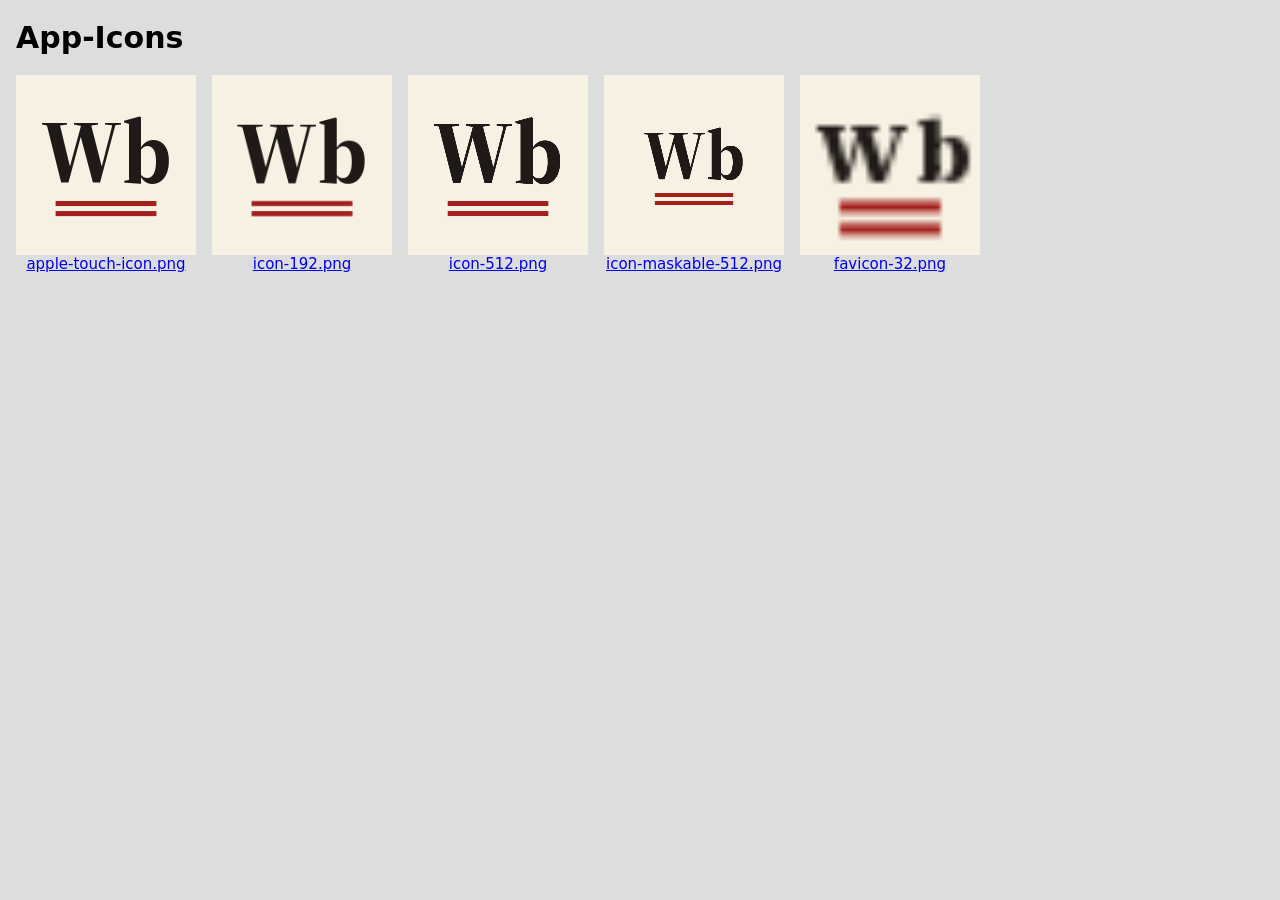
<file: scripts/make-icons.html>
<!doctype html>
<html lang="de">
<head>
<meta charset="utf-8">
<meta name="viewport" content="width=device-width, initial-scale=1">
<title>App-Icons erzeugen</title>
<!-- Erzeugt die App-Icons in icons/. Öffnen über den Entwicklungsserver:
     http://localhost:8123/scripts/make-icons.html, dann jedes Bild mit dem Link darunter speichern. -->
<style>
  @font-face { font-family: "Source Serif 4"; font-weight: 400 700; src: url("../fonts/SourceSerif4-latin.woff2") format("woff2"); }
  body { font: 15px system-ui, sans-serif; margin: 16px; background: #ddd; }
  figure { display: inline-block; margin: 0 16px 16px 0; text-align: center; }
  canvas { display: block; width: 180px; height: 180px; background: #fff; }
</style>
</head>
<body>
<h1>App-Icons</h1>
<div id="out"></div>
<script>
// Papiergrund, „Wb“ in Tinte, darunter eine rote Doppellinie. scale < 1 lässt Rand für maskierbare Icons.
function draw(size, scale) {
  const c = document.createElement("canvas");
  c.width = c.height = size;
  const g = c.getContext("2d");
  g.fillStyle = "#f7f1e3";
  g.fillRect(0, 0, size, size);
  const s = size * scale;
  const o = (size - s) / 2;
  g.fillStyle = "#1f1a17";
  g.textAlign = "center";
  g.textBaseline = "alphabetic";
  g.font = `700 ${Math.round(s * 0.5)}px "Source Serif 4"`;
  g.fillText("Wb", size / 2, o + s * 0.6);
  g.fillStyle = "#a3201c";
  const w = s * 0.56, x = (size - w) / 2, h = Math.max(2, s * 0.028);
  g.fillRect(x, o + s * 0.7, w, h);
  g.fillRect(x, o + s * 0.7 + h * 2, w, h);
  return c;
}

const ICONS = [
  ["apple-touch-icon.png", 180, 1],
  ["icon-192.png", 192, 1],
  ["icon-512.png", 512, 1],
  ["icon-maskable-512.png", 512, 0.78],
  ["favicon-32.png", 32, 1]
];

document.fonts.load('700 100px "Source Serif 4"').then(() => {
  const out = document.getElementById("out");
  window.icons = ICONS.map(([name, size, scale]) => {
    const c = draw(size, scale);
    const f = document.createElement("figure");
    const a = document.createElement("a");
    a.href = c.toDataURL("image/png");
    a.download = name;
    a.textContent = name;
    f.append(c, a);
    out.append(f);
    return { name, data: a.href };
  });
});
</script>
</body>
</html>
</file>
<file: css/tokens.css>
/* Farben und Maße im Stil „Wörterbuch“: cremefarbenes Papier, Tintenschwarz, rote Akzente.
   Dunkel nach Systemeinstellung. Alle Textfarben erreichen auf beiden Papiertönen mindestens 4,5:1,
   --field (Ränder von Eingabefeldern) mindestens 3:1. */

/* Source Serif 4 (SIL Open Font License, fonts/OFL.txt), Teilmenge Latin, variabel 400–700
   mit optischen Größen. Liegt im Projekt, damit die App offline gleich aussieht. */
@font-face {
  font-family: "Source Serif 4";
  font-style: normal;
  font-weight: 400 700;
  font-display: swap;
  src: url("../fonts/SourceSerif4-latin.woff2") format("woff2");
}
@font-face {
  font-family: "Source Serif 4";
  font-style: italic;
  font-weight: 400 700;
  font-display: swap;
  src: url("../fonts/SourceSerif4-Italic-latin.woff2") format("woff2");
}

:root {
  --paper: #f7f1e3;
  --paper-2: #efe6d2;
  --ink: #1f1a17;
  --ink-2: #5b524a;
  --line: #d8ccb4;
  --field: #8c7e68;
  --accent: #a3201c;
  --accent-ink: #fffaf0;
  --good: #2f6b3a;
  --good-bg: #e3eedb;
  --bad: #a3201c;
  --bad-bg: #f6dcd6;
  --mark: #f3dc9a;
  --press: rgba(31, 26, 23, .07);

  --serif: "Source Serif 4", "Iowan Old Style", "Palatino Linotype", Palatino, Georgia, "Times New Roman", serif;
  --sans: -apple-system, BlinkMacSystemFont, "Segoe UI", system-ui, sans-serif;

  --radius: 8px;
  --gutter: 16px;
  --nav-h: 58px;
  --tap: 44px;

  color-scheme: light;
}

@media (prefers-color-scheme: dark) {
  :root {
    --paper: #1b1815;
    --paper-2: #262220;
    --ink: #ece4d4;
    --ink-2: #b0a593;
    --line: #3d3631;
    --field: #776b5d;
    --accent: #e0645a;
    --accent-ink: #1b1815;
    --good: #8fc79a;
    --good-bg: #213326;
    --bad: #f0857b;
    --bad-bg: #3a2220;
    --mark: #5a4a1e;
    --press: rgba(236, 228, 212, .08);

    color-scheme: dark;
  }
}
</file>
<file: css/base.css>
/* Grundlayout: Inhalt mittig, Reiterleiste unten; auf breiten Bildschirmen links. */
*, *::before, *::after { box-sizing: border-box; }

html {
  -webkit-text-size-adjust: 100%;
  text-size-adjust: 100%;
  -webkit-tap-highlight-color: transparent;
  background: var(--paper); /* auch beim Überscrollen auf dem iPhone */
}

body {
  margin: 0;
  background: var(--paper);
  color: var(--ink);
  font: 17px/1.5 var(--serif);
  font-variant-numeric: oldstyle-nums;
  min-height: 100vh;
  min-height: 100dvh;
}

main {
  max-width: 680px;
  margin: 0 auto;
  padding-top: calc(env(safe-area-inset-top) + 12px);
  padding-right: max(var(--gutter), env(safe-area-inset-right));
  padding-bottom: calc(var(--nav-h) + env(safe-area-inset-bottom) + 24px);
  padding-left: max(var(--gutter), env(safe-area-inset-left));
}

h1 { font-size: 28px; line-height: 1.2; margin: 8px 0 12px; font-weight: 600; letter-spacing: -.01em; }
h2 { font-size: 15px; margin: 24px 0 8px; font-variant: small-caps; letter-spacing: .06em; color: var(--accent); font-weight: 600; text-transform: lowercase; }
h3 { font-size: 17px; margin: 20px 0 4px; }

/* Kolumnentitel: Seitentitel mit Doppellinie wie im Wörterbuch */
main > h1, main > .sessionbar {
  border-bottom: 3px double var(--line);
  padding-bottom: 6px;
  margin-bottom: 12px;
}

button, select, input, textarea { font: inherit; color: inherit; }
code { font-size: 14px; }

/* Reiterleiste */
#tabs {
  position: fixed;
  left: 0; right: 0; bottom: 0;
  display: flex;
  background: var(--paper-2);
  border-top: 1px solid var(--line);
  padding: 0 env(safe-area-inset-right) env(safe-area-inset-bottom) env(safe-area-inset-left);
  z-index: 10;
  -webkit-user-select: none;
  user-select: none;
}
#tabs a {
  flex: 1;
  min-height: var(--nav-h);
  display: flex; flex-direction: column; align-items: center; justify-content: center; gap: 2px;
  color: var(--ink-2);
  text-decoration: none;
  font: 11px/1.2 var(--sans);
  touch-action: manipulation;
  -webkit-touch-callout: none;
}
#tabs a .picto { width: 24px; height: 24px; }
#tabs a[aria-current="page"] { color: var(--accent); font-weight: 600; }
#tabs a:active { background: var(--press); }

@media (min-width: 900px) {
  body { display: grid; grid-template-columns: 200px 1fr; }
  #tabs {
    position: sticky; top: 0; height: 100vh;
    flex-direction: column; justify-content: flex-start;
    border-top: 0; border-right: 1px solid var(--line);
    padding: 24px 0;
  }
  #tabs a { flex: 0 0 auto; flex-direction: row; justify-content: flex-start; gap: 12px; padding: 0 24px; font-size: 15px; min-height: 48px; }
  #tabs a[aria-current="page"] { box-shadow: inset 3px 0 0 var(--accent); }
  main { padding-bottom: 48px; margin: 0; width: 100%; max-width: 720px; padding-left: 40px; }
}

@media (prefers-reduced-motion: reduce) {
  *, *::before, *::after { animation: none !important; transition: none !important; }
}
</file>
<file: css/components.css>
/* Bausteine, nach Bereichen geordnet:
   1 Bilder · 2 Knöpfe · 3 Eingaben · 4 Anordnung · 5 Wörterbucheintrag · 6 Übungen
   7 Auswahl und Tagesplan · 8 Listen und Aufklapper · 9 Texte · 10 Transfer · 11 Statistik
   12 Sammlung · 13 Einstellungen */

/* 1 · Piktogramme (js/core/icons.js) und Kupferstiche (js/core/art.js) */
.picto { width: 20px; height: 20px; flex: none; vertical-align: middle; }
.withicon { display: flex; align-items: center; gap: 10px; }
.withicon .picto { width: 28px; height: 28px; color: var(--accent); }
.art { display: block; color: var(--ink); margin: 0 auto; }
.art .bg { fill: var(--art-bg, var(--paper)); }
.art-book { width: min(100%, 250px); margin-top: 4px; }
.art-hourglass { width: 72px; margin-bottom: 8px; }
.art-inkwell { width: 96px; margin-bottom: 8px; }

/* 2 · Knöpfe und Links, die wie Knöpfe aussehen */
button, a.btnlink {
  min-height: var(--tap);
  padding: 8px 16px;
  border: 1px solid var(--line);
  border-radius: var(--radius);
  background: var(--paper);
  color: var(--ink);
  cursor: pointer;
  font: 15px/1.25 var(--sans);
  touch-action: manipulation;         /* kein Doppeltipp-Zoom */
  -webkit-user-select: none;
  user-select: none;
  -webkit-touch-callout: none;
  transition: background-color .12s, transform .08s;
}
button:active:not(:disabled), a.btnlink:active { background-color: var(--press); transform: scale(.98); }
button:disabled { opacity: .5; cursor: default; }
button.primary { background: var(--accent); border-color: var(--accent); color: var(--accent-ink); font-weight: 600; }
button.primary:active:not(:disabled) { background: var(--accent); filter: brightness(.92); }
button.small, a.btnlink { min-height: 36px; padding: 6px 12px; font-size: 14px; }
a.btnlink { display: inline-flex; align-items: center; justify-content: center; gap: 6px; text-decoration: none; }
button.iconbtn, a.iconbtn { min-width: var(--tap); min-height: var(--tap); padding: 0; display: inline-flex; align-items: center; justify-content: center; }
button.iconbtn .picto { width: 20px; height: 20px; color: var(--accent); }
a.iconbtn .picto { width: 22px; height: 22px; color: var(--ink-2); }
button.toggle[aria-pressed="false"] .picto { opacity: .4; }
:focus-visible { outline: 2px solid var(--accent); outline-offset: 2px; }

/* 3 · Eingaben: 16px, sonst zoomt iOS beim Antippen hinein */
select, input[type="text"], input[type="search"], textarea, .form input {
  min-height: var(--tap);
  border: 1px solid var(--field);
  border-radius: var(--radius);
  background: var(--paper);
  color: var(--ink);
  padding: 8px 10px;
  font-size: 16px;
}
select { font-family: var(--sans); }
input[type="search"] { width: 100%; }
textarea { width: 100%; min-height: 120px; resize: vertical; margin: 8px 0; line-height: 1.5; }
textarea.mid { min-height: 72px; }
textarea.tall { min-height: 240px; }
select:focus, input:focus, textarea:focus { border-color: var(--accent); }
input[type="checkbox"], input[type="radio"] { width: 20px; height: 20px; accent-color: var(--accent); flex: none; margin: 0; }
input[type="range"] { width: 100%; accent-color: var(--accent); min-height: var(--tap); }
input[type="file"] { font: 14px var(--sans); margin-top: 6px; max-width: 100%; }
label.check { display: flex; align-items: center; gap: 10px; min-height: var(--tap); font: 15px var(--sans); }
.field { display: block; margin-top: 12px; font: 14px var(--sans); color: var(--ink-2); }

/* 4 · Anordnung */
.btnrow { display: flex; gap: 8px; flex-wrap: wrap; margin-top: 12px; }
.btnrow > button { flex: 1 1 auto; }
.controls { display: flex; flex-wrap: wrap; gap: 12px; align-items: flex-end; margin: 12px 0; font: 14px var(--sans); color: var(--ink-2); }
.controls label { display: flex; flex-direction: column; gap: 4px; }
.controls label.grow { flex: 1 1 200px; }
.sessionbar { display: flex; align-items: center; justify-content: space-between; gap: 12px; }
.sessionbar h1 { margin: 8px 0 0; min-width: 0; overflow-wrap: anywhere; font-size: clamp(22px, 6.4vw, 28px); }
.sessionbar .acts { display: flex; gap: 8px; align-items: center; flex: none; }

/* 5 · Wörterbucheintrag: Stichwort fett, Beispiele kursiv, Etiketten in Kapitälchen */
.card {
  background: var(--paper-2);
  border: 1px solid var(--line);
  border-radius: var(--radius);
  padding: 16px;
  margin: 8px 0;
}
.card.flip { cursor: pointer; display: block; -webkit-user-select: none; user-select: none; }
.card.flip:active { background-color: var(--press); }
.chip {
  display: inline-flex;
  align-items: center;
  gap: 5px;
  font: 600 12px/1.4 var(--sans);
  font-variant: small-caps;
  letter-spacing: .06em;
  text-transform: lowercase;
  color: var(--accent);
}
.chip .picto { width: 16px; height: 16px; }
.term { font-size: 28px; line-height: 1.2; font-weight: 700; margin: 8px 0 6px; letter-spacing: -.01em; overflow-wrap: anywhere; }
.term.small { font-size: 22px; }
.de { font-size: 19px; margin: 6px 0; }
.prompt { color: var(--ink-2); margin: 6px 0; }
.sentence { font-size: 19px; font-style: italic; margin: 10px 0; }
.sentence:not(.own)::before { content: "▸ "; color: var(--accent); font-style: normal; }
.sentence.own { font-style: normal; }
.blank { display: inline-block; width: 4.5em; border-bottom: 2px solid var(--ink); vertical-align: baseline; margin: 0 2px; }
mark { background: var(--mark); color: inherit; padding: 0 3px; border-radius: 3px; font-style: normal; font-weight: 600; }
.note { font: 14px/1.5 var(--sans); color: var(--ink-2); border-left: 3px solid var(--line); padding-left: 10px; }
/* Register wie ein Wörterbuch-Etikett: kursiv in Kapitälchen */
.tag { display: inline-block; font: italic 15px var(--serif); font-variant: small-caps; letter-spacing: .03em; color: var(--ink-2); }
.own { white-space: pre-wrap; }
.hint { font: 14px/1.5 var(--sans); color: var(--ink-2); }
.progress { font: 13px var(--sans); color: var(--ink-2); margin: 0 0 4px; font-variant-numeric: tabular-nums; }

/* 6 · Übungen */
.opts { display: grid; gap: 8px; margin: 12px 0; }
.opt { display: flex; gap: 12px; align-items: center; text-align: left; font: 17px/1.35 var(--serif); padding: 10px 12px; }
.opt .k { font: 600 12px var(--sans); color: var(--ink-2); border: 1px solid var(--line); border-radius: 6px; min-width: 22px; text-align: center; flex: none; }
.opt.good { background: var(--good-bg); border-color: var(--good); opacity: 1; }
.opt.bad { background: var(--bad-bg); border-color: var(--bad); opacity: 1; }

/* Etikett über dem Feld, Feld und „Prüfen“ nebeneinander */
.answer { display: grid; grid-template-columns: 1fr auto; gap: 6px 8px; align-items: center; margin: 12px 0; }
.answer label { grid-column: 1 / -1; }
.answer input { min-width: 0; width: 100%; }

.feedback { border-radius: var(--radius); padding: 10px 12px; margin: 12px 0; font: 15px/1.5 var(--sans); animation: appear .18s ease-out; }
.feedback.good { background: var(--good-bg); color: var(--good); }
.feedback.bad { background: var(--bad-bg); color: var(--bad); }
@keyframes appear { from { opacity: 0; transform: translateY(-3px); } }

.chk { margin: 6px 0; font: 15px/1.5 var(--sans); }
.chk b { display: inline-block; min-width: 1.2em; }
.chk.good b { color: var(--good); }
.chk.bad b { color: var(--bad); }
.chk .own { font-family: var(--serif); color: var(--ink); }

.msg { font: 14px var(--sans); color: var(--ink-2); min-height: 1em; }
.msg.ok { color: var(--good); }
.msg.err { color: var(--bad); }

#next { margin-top: 12px; }
.speakbtn { display: inline-flex; align-items: center; gap: 6px; margin: 12px 0 0 8px; vertical-align: top; }
.speakbtn:first-child, .card > .speakbtn:only-of-type { margin-left: 0; }
.speakbtn .picto { width: 18px; height: 18px; }

.summary { --art-bg: var(--paper-2); background: var(--paper-2); border: 1px solid var(--line); border-radius: var(--radius); padding: 16px; text-align: center; }
.summary .btnrow { text-align: left; }
.easyrow { margin-top: 24px; text-align: center; }
.easyrow button { border: 0; background: none; color: var(--ink-2); font-size: 13px; text-decoration: underline; min-height: 36px; }

/* 7 · Übungsauswahl und Tagesplan */
.lvl { margin-top: 16px; }
.modes { display: flex; flex-wrap: wrap; gap: 8px; }
.mode { display: inline-flex; align-items: center; gap: 8px; padding-left: 12px; }
.mode .picto { color: var(--accent); }
.mode.on { background: var(--ink); color: var(--paper); border-color: var(--ink); }
.mode.on .picto { color: inherit; }
.block { display: flex; align-items: center; gap: 12px; padding: 12px 0; border-bottom: 1px solid var(--line); }
.block > .picto { width: 26px; height: 26px; color: var(--accent); }
.block .meta { display: flex; flex-direction: column; flex: 1; min-width: 0; }
.block .meta span { font: 13px var(--sans); color: var(--ink-2); }
.tiles { display: grid; grid-template-columns: repeat(4, 1fr); gap: 8px; }
.tile { background: var(--paper-2); border: 1px solid var(--line); border-radius: var(--radius); padding: 10px 4px; display: flex; flex-direction: column; align-items: center; font: 12px var(--sans); color: var(--ink-2); min-width: 0; }
.tile strong { font: 600 22px var(--serif); color: var(--ink); font-variant-numeric: lining-nums; }
.tile .sym { color: var(--accent); }

/* 8 · Listen und Aufklapper */
ul.list { list-style: none; margin: 8px 0 0; padding: 0; display: flex; flex-direction: column; gap: 8px; }
ul.list li { display: flex; gap: 10px; align-items: center; justify-content: space-between; background: var(--paper-2); border: 1px solid var(--line); border-radius: var(--radius); padding: 10px 12px; }
ul.list .meta { display: flex; flex-direction: column; gap: 2px; min-width: 0; }
ul.list .meta strong { overflow-wrap: anywhere; font-weight: 600; }
ul.list .meta span { font: 13px var(--sans); color: var(--ink-2); }
ul.list .acts { display: flex; gap: 6px; flex: none; }
ul.ex { list-style: none; margin: 8px 0; padding: 0; display: flex; flex-direction: column; gap: 6px; }
ul.ex li { display: flex; gap: 6px 10px; align-items: baseline; flex-wrap: wrap; background: var(--paper-2); border: 1px solid var(--line); border-radius: 6px; padding: 6px 10px; }
ul.ex .st { font-weight: 700; min-width: 1.2em; color: var(--accent); font-family: var(--sans); }
ul.ex .de2 { font: 14px var(--sans); color: var(--ink-2); }
ul.ex .term-s { font-weight: 600; }
ul.ex select { margin-left: auto; min-height: 36px; padding: 4px 6px; }

details summary { cursor: pointer; list-style: none; -webkit-user-select: none; user-select: none; }
details summary::-webkit-details-marker { display: none; }
details.all, details.d { margin-top: 12px; }
details.all summary, details.d summary { min-height: var(--tap); display: flex; align-items: center; font: 15px var(--sans); color: var(--ink-2); }
details.d { font: 14px/1.5 var(--sans); color: var(--ink-2); }
details.sec { border-top: 1px solid var(--line); margin-top: 20px; padding-top: 4px; }
details.sec > summary { min-height: var(--tap); display: flex; align-items: center; font: 600 15px var(--serif); font-variant: small-caps; letter-spacing: .06em; text-transform: lowercase; color: var(--accent); }
details > summary::before { content: "▸"; margin-right: 8px; color: var(--accent); }
details[open] > summary::before { content: "▾"; }

/* 9 · Texte (Stufe 5) */
h2.ttl { font: 600 22px/1.3 var(--serif); font-variant: normal; text-transform: none; letter-spacing: 0; color: var(--ink); margin: 0 0 10px; }
.passage { font-size: 19px; line-height: 1.8; background: var(--paper-2); border: 1px solid var(--line); border-top: 3px solid var(--accent); border-radius: var(--radius); padding: 16px; }
.passage input.gi { display: inline-block; width: 6.5em; min-height: 0; padding: 0 4px; margin: 0 2px; border-width: 0 0 2px; border-color: var(--field); border-radius: 0; background: transparent; font: inherit; text-align: center; }
.passage input.gi:focus { border-color: var(--accent); }
.passage input.gi.good { border-color: var(--good); color: var(--good); }
.passage input.gi.bad { border-color: var(--bad); color: var(--bad); }
.passage .num { font: 11px var(--sans); color: var(--ink-2); vertical-align: super; }
.bank { display: flex; gap: 6px; flex-wrap: wrap; margin: 10px 0; }
.bank span { border: 1px solid var(--line); border-radius: 6px; padding: 2px 8px; background: var(--paper-2); }

/* 10 · Transfer */
.timer { font: 600 48px/1.2 var(--serif); text-align: center; margin: 12px 0 4px; font-variant-numeric: lining-nums tabular-nums; }
pre.pre { white-space: pre-wrap; font: 14px/1.5 var(--sans); background: var(--paper-2); border: 1px solid var(--line); border-radius: var(--radius); padding: 12px; max-height: 320px; overflow: auto; }

/* 11 · Statistik: Säulen mit einer Reihe, Tabellen */
.bars { display: grid; grid-auto-flow: column; grid-auto-columns: 1fr; gap: 2px; align-items: end; min-height: 124px; margin: 8px 0; }
.bar { display: flex; flex-direction: column; align-items: center; justify-content: flex-end; gap: 4px; font: 12px var(--sans); color: var(--ink-2); cursor: default; }
.bar i { display: block; width: min(70%, 28px); min-height: 1px; background: var(--accent); border-radius: 4px 4px 0 0; }
.bar .v { color: var(--ink); font-variant-numeric: tabular-nums; }
@media (hover: hover) { .bar:hover i { opacity: .8; } }
.tablewrap { overflow-x: auto; }
table { width: 100%; border-collapse: collapse; font: 14px var(--sans); font-variant-numeric: tabular-nums; }
th, td { text-align: left; padding: 8px 6px; border-bottom: 1px solid var(--line); }
th { color: var(--ink-2); font-weight: 600; }
td:not(:first-child), th:not(:first-child) { text-align: right; }

/* 12 · Sammlung: Werkzeuge, angepinnte Leiste, schlanke Kartenliste */
.sr { position: absolute; width: 1px; height: 1px; margin: -1px; overflow: hidden; clip: rect(0 0 0 0); white-space: nowrap; }
.tools { margin-top: 8px; }
.tool { border-top: 1px solid var(--line); }
.toolhead {
  display: flex; align-items: center; width: 100%; min-height: var(--tap); padding: 0; border: 0; border-radius: 0; background: none;
  text-align: left; font: 600 15px var(--serif); font-variant: small-caps; letter-spacing: .06em; text-transform: lowercase; color: var(--accent);
}
.toolhead::before { content: "▸"; margin-right: 8px; }
.toolhead[aria-expanded="true"]::before { content: "▾"; }
.toolbody { padding: 0 0 12px; }

/* Suche und Filter bleiben beim Scrollen oben. Hochformat: drei Zeilen; flaches Querformat: eine Zeile. */
.libbar {
  position: sticky; top: 0; z-index: 5; margin-top: 8px; padding: 8px 0 6px;
  background: var(--paper); border-top: 1px solid var(--line); border-bottom: 1px solid var(--line);
  display: grid; grid-template-columns: minmax(0, 1.3fr) minmax(0, 1fr) var(--tap); gap: 8px; align-items: center;
}
.libbar #search { grid-area: 1 / 1 / 2 / 3; }
.libbar #selMode { grid-area: 1 / 3; }
.libbar #fCat { grid-area: 2 / 1; }
.libbar #fStat { grid-area: 2 / 2 / 3 / 4; }
.libbar .libcount { grid-area: 3 / 1 / 4 / 4; margin: 0; font: 13px var(--sans); color: var(--ink-2); }
.libbar .libsel { grid-area: 4 / 1 / 5 / 4; display: flex; gap: 8px; flex-wrap: wrap; align-items: center; font: 14px var(--sans); color: var(--ink-2); }
.libbar .libsel[hidden] { display: none; }
.libbar .libsel button { flex: 1 1 auto; }
#delMsg:empty { display: none; }
.libbar select, .libbar input[type="search"] { width: 100%; min-width: 0; }
.libbar #selMode.on { background: var(--accent); border-color: var(--accent); }
.libbar #selMode.on .picto { color: var(--accent-ink); }
@media (orientation: landscape) and (max-height: 500px) {
  .libbar { grid-template-columns: minmax(0, 1.2fr) minmax(0, 1fr) minmax(0, 1.2fr) minmax(64px, auto) var(--tap); }
  .libbar #search { grid-area: 1 / 1; }
  .libbar #fCat { grid-area: 1 / 2; }
  .libbar #fStat { grid-area: 1 / 3; }
  .libbar .libcount { grid-area: 1 / 4; line-height: 1.25; }
  .libbar #selMode { grid-area: 1 / 5; }
  .libbar .libsel { grid-area: 2 / 1 / 3 / 6; }
  main.libpage { max-width: none; }
}

ul.lib { list-style: none; margin: 0; padding: 0; }
.lrow { border-bottom: 1px solid var(--line); }
.lhead {
  display: flex; align-items: center; gap: 10px; width: 100%; min-height: 48px; padding: 6px 2px; border: 0; border-radius: 0; background: none;
  text-align: left; font: 17px/1.3 var(--serif);
}
.lhead .picto { width: 18px; height: 18px; color: var(--accent); }
.lhead .t { flex: 1; min-width: 0; overflow: hidden; text-overflow: ellipsis; white-space: nowrap; }
.lhead[aria-expanded="true"] .t { font-weight: 600; white-space: normal; }
.lhead .st { flex: none; font: 12px var(--sans); font-variant: small-caps; letter-spacing: .04em; color: var(--ink-2); }
.lhead .st.p { color: var(--bad); font-weight: 600; }
.lhead .box { flex: none; width: 24px; height: 24px; border: 1.5px solid var(--field); border-radius: 5px; background: var(--paper); display: flex; align-items: center; justify-content: center; }
.lhead .box.on { background: var(--accent); border-color: var(--accent); }
.lhead .box.on::after { content: "✓"; color: var(--accent-ink); font: 700 15px/1 var(--sans); }
.ld { margin: 0 0 8px; padding: 6px 12px 12px; background: var(--paper-2); border-radius: var(--radius); font: 14px/1.5 var(--sans); color: var(--ink-2); }
.ld p { margin: 4px 0; }
.ld .acts { display: flex; gap: 8px; margin-top: 10px; }
.ld .acts button { flex: 1; min-height: var(--tap); display: inline-flex; align-items: center; justify-content: center; gap: 6px; }
.ld .acts .picto { width: 18px; height: 18px; color: var(--accent); }
ul.lib li.more { border-bottom: 0; padding: 12px 0; }
ul.lib li.more button { width: 100%; }
ul.lib li.empty { padding: 16px 2px; font: 15px var(--sans); color: var(--ink-2); border-bottom: 0; }
.form { display: grid; gap: 10px; }
.form label { display: flex; flex-direction: column; gap: 4px; font: 14px var(--sans); color: var(--ink-2); }

/* 13 · Einstellungen */
ul.voices label.pick { display: flex; align-items: center; gap: 12px; flex: 1; min-width: 0; cursor: pointer; }
ol.steps { padding-left: 22px; font: 15px/1.5 var(--sans); }
ol.steps li { margin: 4px 0; }

/* 14 · Hinweis auf neue Version */
.toast { position: fixed; left: 16px; right: 16px; margin: 0 auto; bottom: calc(var(--nav-h) + env(safe-area-inset-bottom) + 12px); z-index: 20; display: flex; align-items: center; gap: 12px; background: var(--ink); color: var(--paper); border-radius: var(--radius); padding: 8px 8px 8px 14px; font: 14px var(--sans); box-shadow: 0 4px 16px rgba(0, 0, 0, .2); width: max-content; max-width: calc(100% - 32px); animation: appear .2s ease-out; }
@media (min-width: 900px) { .toast { bottom: 24px; } }

/* 14 · Karte bearbeiten: Stift auf der Karte, Markierung „bearbeitet“, Formular */
.card.editable { position: relative; }
.card.editable > .editbtn + .chip { min-height: 36px; margin-right: 44px; }
.card .editbtn { position: absolute; top: 0; right: 0; border: 0; background: none; }
.card .editbtn .picto { color: var(--ink-2); }
.edited { font: 600 11px var(--sans); font-variant: small-caps; letter-spacing: .06em; color: var(--accent); }
.form textarea { margin: 0; min-height: var(--tap); }
.form textarea.mid { min-height: 72px; }
.form .msg:empty { display: none; }

/* 15 · Gestufte Hinweise */
.hintbox, .hintpanel:not(:empty) { margin: 12px 0; padding: 10px 12px; border: 1px dashed var(--field); border-radius: var(--radius); }
.hintbox .btnrow, .hintpanel .btnrow { margin-top: 8px; }
.hintpanel > .hintbox { border: 0; padding: 0; margin: 0; }
.scaffold { font: 600 17px/1.6 var(--serif); letter-spacing: .04em; white-space: pre-wrap; margin: 0 0 6px; overflow-wrap: anywhere; }
</file>
